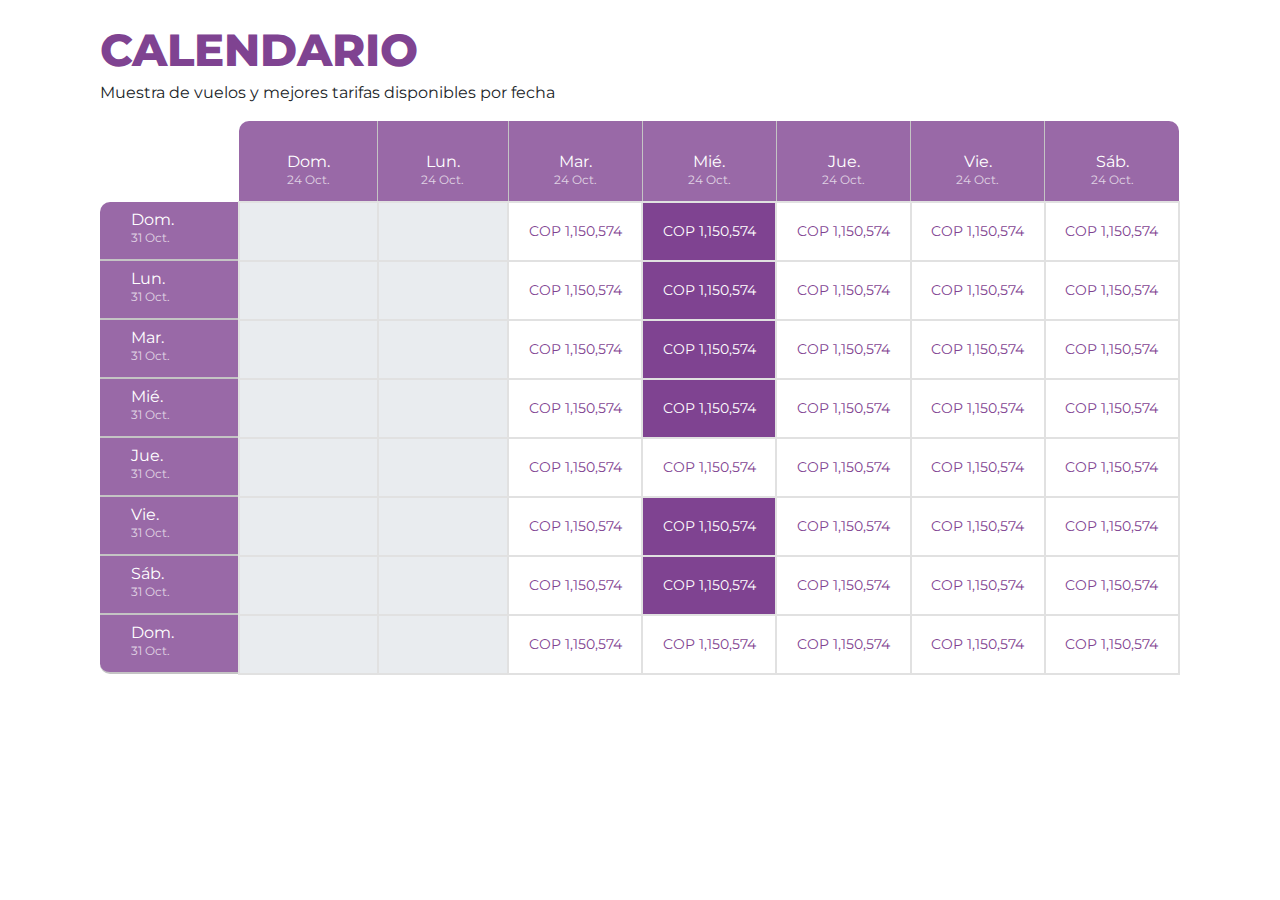
<file: calendario.html>
<!DOCTYPE html>
<html lang="en">
  <head>
    <meta charset="UTF-8" />
    <meta http-equiv="X-UA-Compatible" content="IE=edge" />
    <meta name="viewport" content="width=device-width, initial-scale=1.0" />
    <title>Vuelos</title>
    <link rel="stylesheet" href="css/styles.css" />
    <link rel="stylesheet" href="css/icons.min.css" />
    <script src="js/jquery.min.js"></script>
    <script src="js/bootstrap.min.js"></script>
  </head>
  <body>
    <div class="container row m-auto">
      <div class="col-12">
        <h2 class="title mb-1">Calendario</h2>
        <p class="text-gray">
          Muestra de vuelos y mejores tarifas disponibles por fecha
        </p>
        <div class="mw-100 calendario">
          <table class="calendario__table" id="data-table-calendar">
            <tbody>
              <tr>
                <td class="calendario__header row0 col0 no-bordir">
                  <div class="cal-heading-title">
                    <div class="col-12 d-flex wrap">
                      <button
                        class="btn-circle mr-1"
                        onclick="viewLast()"
                        id="btnResponsiveButtom1"
                      >
                        <i class="mdi mdi-arrow-left-drop-circle"></i>
                      </button>
                      <button
                        class="btn-circle"
                        onclick="viewNext()"
                        id="btnResponsiveButtom2"
                      >
                        <i class="mdi mdi-arrow-right-drop-circle"></i>
                      </button>
                    </div>
                  </div>
                </td>
                <td class="calendario__header row0 col1 row-head visible-ms">
                  <div class="cal-heading-title">IDA</div>
                  <div class="inner-wrap">
                    Dom.
                    <small class="cal-month">24 Oct.</small>
                  </div>
                </td>
                <td class="calendario__header row0 col2 row-head visible-ms">
                  <div class="cal-heading-title">IDA</div>
                  <div class="inner-wrap">
                    Lun.
                    <small class="cal-month">24 Oct.</small>
                  </div>
                </td>
                <td class="calendario__header row0 col3 row-head">
                  <div class="cal-heading-title">IDA</div>
                  <div class="inner-wrap">
                    Mar.
                    <small class="cal-month">24 Oct.</small>
                  </div>
                </td>
                <td class="calendario__header row0 col4 row-head">
                  <div class="cal-heading-title">IDA</div>
                  <div class="inner-wrap">
                    Mié.
                    <small class="cal-month">24 Oct.</small>
                  </div>
                </td>
                <td class="calendario__header row0 col5 row-head">
                  <div class="cal-heading-title">IDA</div>
                  <div class="inner-wrap">
                    Jue.
                    <small class="cal-month">24 Oct.</small>
                  </div>
                </td>
                <td class="calendario__header row0 col6 row-head">
                  <div class="cal-heading-title">IDA</div>
                  <div class="inner-wrap">
                    Vie.
                    <small class="cal-month">24 Oct.</small>
                  </div>
                </td>
                <td class="calendario__header row0 col7 row-head no-bordir">
                  <div class="cal-heading-title">IDA</div>
                  <div class="inner-wrap">
                    Sáb.
                    <small class="cal-month">24 Oct.</small>
                  </div>
                </td>
              </tr>
              <!-- end tr of row -->
              <tr>
                <td
                  scope="row"
                  class="
                    calendario__heading
                    row1
                    col0
                    column-head column-head__start
                  "
                >
                  <div class="cal-heading-title">
                    <p class="mb-0">VUELTA</p>
                  </div>
                  <div class="inner-wrap">
                    Dom.
                    <small class="cal-month">31 Oct.</small>
                  </div>
                </td>
                <td
                  id="calopt1"
                  class="
                    calendario__cell
                    row1
                    col1
                    js-calendario
                    calendario__cell--disable
                  "
                >
                  <span class="option-price"></span>
                </td>
                <td
                  id="calopt2"
                  class="
                    calendario__cell
                    row1
                    col2
                    js-calendario
                    calendario__cell--disable
                  "
                >
                  <span class="option-price"><a href="#"></a></span>
                </td>
                <td
                  id="calopt3"
                  class="calendario__cell row1 col3 js-calendario"
                >
                  <span class="option-price"
                    ><a href="#">COP 1,150,574</a></span
                  >
                </td>
                <td
                  id="calopt4"
                  class="calendario__cell row1 col4 js-calendario selected"
                >
                  <span class="option-price"
                    ><a href="#">COP 1,150,574</a></span
                  >
                </td>
                <td
                  id="calopt5"
                  class="calendario__cell row1 col5 js-calendario"
                >
                  <span class="option-price"
                    ><a href="#">COP 1,150,574</a></span
                  >
                </td>
                <td
                  id="calopt6"
                  class="calendario__cell row1 col6 js-calendario"
                >
                  <span class="option-price"
                    ><a href="#">COP 1,150,574</a></span
                  >
                </td>
                <td
                  id="calopt7"
                  class="calendario__cell row1 col7 js-calendario"
                >
                  <span class="option-price"
                    ><a href="#">COP 1,150,574</a></span
                  >
                </td>
              </tr>
              <!-- end tr of row -->
              <tr>
                <td
                  scope="row"
                  class="calendario__heading row2 col0 column-head"
                >
                  <div class="cal-heading-title">
                    <p class="mb-0">VUELTA</p>
                  </div>
                  <div class="inner-wrap">
                    Lun.
                    <small class="cal-month">31 Oct.</small>
                  </div>
                </td>
                <td
                  id="calopt8"
                  class="
                    calendario__cell
                    row2
                    col1
                    js-calendario
                    calendario__cell--disable
                  "
                >
                  <span class="option-price"></span>
                </td>
                <td
                  id="calopt9"
                  class="
                    calendario__cell
                    row2
                    col2
                    js-calendario
                    calendario__cell--disable
                  "
                >
                  <span class="option-price"><a href="#"></a></span>
                </td>
                <td
                  id="calopt10"
                  class="calendario__cell row2 col3 js-calendario"
                >
                  <span class="option-price"
                    ><a href="#">COP 1,150,574</a></span
                  >
                </td>
                <td
                  id="calopt11"
                  class="calendario__cell row2 col4 js-calendario selected"
                >
                  <span class="option-price"
                    ><a href="#">COP 1,150,574</a></span
                  >
                </td>
                <td
                  id="calopt12"
                  class="calendario__cell row2 col5 js-calendario"
                >
                  <span class="option-price"
                    ><a href="#">COP 1,150,574</a></span
                  >
                </td>
                <td
                  id="calopt13"
                  class="calendario__cell row2 col6 js-calendario"
                >
                  <span class="option-price"
                    ><a href="#">COP 1,150,574</a></span
                  >
                </td>
                <td
                  id="calopt14"
                  class="calendario__cell row2 col7 js-calendario"
                >
                  <span class="option-price"
                    ><a href="#">COP 1,150,574</a></span
                  >
                </td>
              </tr>
              <!-- end tr of row -->
              <tr>
                <td
                  scope="row"
                  class="calendario__heading row3 col0 column-head"
                >
                  <div class="cal-heading-title">
                    <p class="mb-0">VUELTA</p>
                  </div>
                  <div class="inner-wrap">
                    Mar.
                    <small class="cal-month">31 Oct.</small>
                  </div>
                </td>
                <td
                  id="calopt15"
                  class="
                    calendario__cell
                    row3
                    col1
                    js-calendario
                    calendario__cell--disable
                  "
                >
                  <span class="option-price"></span>
                </td>
                <td
                  id="calopt16"
                  class="
                    calendario__cell
                    row3
                    col2
                    js-calendario
                    calendario__cell--disable
                  "
                >
                  <span class="option-price"><a href="#"></a></span>
                </td>
                <td
                  id="calopt17"
                  class="calendario__cell row3 col3 js-calendario"
                >
                  <span class="option-price"
                    ><a href="#">COP 1,150,574</a></span
                  >
                </td>
                <td
                  id="calopt18"
                  class="calendario__cell row3 col4 js-calendario selected"
                >
                  <span class="option-price"
                    ><a href="#">COP 1,150,574</a></span
                  >
                </td>
                <td
                  id="calopt19"
                  class="calendario__cell row3 col5 js-calendario"
                >
                  <span class="option-price"
                    ><a href="#">COP 1,150,574</a></span
                  >
                </td>
                <td
                  id="calopt20"
                  class="calendario__cell row3 col6 js-calendario"
                >
                  <span class="option-price"
                    ><a href="#">COP 1,150,574</a></span
                  >
                </td>
                <td
                  id="calopt21"
                  class="calendario__cell row3 col7 js-calendario"
                >
                  <span class="option-price"
                    ><a href="#">COP 1,150,574</a></span
                  >
                </td>
              </tr>
              <!-- end tr of row -->
              <tr>
                <td
                  scope="row"
                  class="calendario__heading row4 col0 column-head"
                >
                  <div class="cal-heading-title">
                    <p class="mb-0">VUELTA</p>
                  </div>
                  <div class="inner-wrap">
                    Mié.
                    <small class="cal-month">31 Oct.</small>
                  </div>
                </td>
                <td
                  id="calopt22"
                  class="
                    calendario__cell
                    row4
                    col1
                    js-calendario
                    calendario__cell--disable
                  "
                >
                  <span class="option-price"></span>
                </td>
                <td
                  id="calopt23"
                  class="
                    calendario__cell
                    row4
                    col2
                    js-calendario
                    calendario__cell--disable
                  "
                >
                  <span class="option-price"><a href="#"></a></span>
                </td>
                <td
                  id="calopt24"
                  class="calendario__cell row4 col3 js-calendario"
                >
                  <span class="option-price"
                    ><a href="#">COP 1,150,574</a></span
                  >
                </td>
                <td
                  id="calopt25"
                  class="calendario__cell row4 col4 js-calendario selected"
                >
                  <span class="option-price"
                    ><a href="#">COP 1,150,574</a></span
                  >
                </td>
                <td
                  id="calopt26"
                  class="calendario__cell row4 col5 js-calendario"
                >
                  <span class="option-price"
                    ><a href="#">COP 1,150,574</a></span
                  >
                </td>
                <td
                  id="calopt27"
                  class="calendario__cell row4 col6 js-calendario"
                >
                  <span class="option-price"
                    ><a href="#">COP 1,150,574</a></span
                  >
                </td>
                <td
                  id="calopt28"
                  class="calendario__cell row4 col7 js-calendario"
                >
                  <span class="option-price"
                    ><a href="#">COP 1,150,574</a></span
                  >
                </td>
              </tr>
              <!-- end tr of row -->
              <tr>
                <td
                  scope="row"
                  class="calendario__heading row5 col0 column-head"
                >
                  <div class="cal-heading-title">
                    <p class="mb-0">VUELTA</p>
                  </div>
                  <div class="inner-wrap">
                    Jue.
                    <small class="cal-month">31 Oct.</small>
                  </div>
                </td>
                <td
                  id="calopt29"
                  class="
                    calendario__cell
                    row5
                    col1
                    js-calendario
                    calendario__cell--disable
                  "
                >
                  <span class="option-price"></span>
                </td>
                <td
                  id="calopt30"
                  class="
                    calendario__cell
                    row5
                    col2
                    js-calendario
                    calendario__cell--disable
                  "
                >
                  <span class="option-price"><a href="#"></a></span>
                </td>
                <td
                  id="calopt31"
                  class="calendario__cell row5 col3 js-calendario"
                >
                  <span class="option-price"
                    ><a href="#">COP 1,150,574</a></span
                  >
                </td>
                <td
                  id="calopt32"
                  class="calendario__cell row5 col4 js-calendario"
                >
                  <span class="option-price"
                    ><a href="#">COP 1,150,574</a></span
                  >
                </td>
                <td
                  id="calopt33"
                  class="calendario__cell row5 col5 js-calendario"
                >
                  <span class="option-price"
                    ><a href="#">COP 1,150,574</a></span
                  >
                </td>
                <td
                  id="calopt34"
                  class="calendario__cell row5 col6 js-calendario"
                >
                  <span class="option-price"
                    ><a href="#">COP 1,150,574</a></span
                  >
                </td>
                <td
                  id="calopt35"
                  class="calendario__cell row5 col7 js-calendario"
                >
                  <span class="option-price"
                    ><a href="#">COP 1,150,574</a></span
                  >
                </td>
              </tr>
              <!-- end tr of row -->
              <tr>
                <td
                  scope="row"
                  class="calendario__heading row6 col0 column-head"
                >
                  <div class="cal-heading-title">
                    <p class="mb-0">VUELTA</p>
                  </div>
                  <div class="inner-wrap">
                    Vie.
                    <small class="cal-month">31 Oct.</small>
                  </div>
                </td>
                <td
                  id="calopt36"
                  class="
                    calendario__cell
                    row6
                    col1
                    js-calendario
                    calendario__cell--disable
                  "
                >
                  <span class="option-price"></span>
                </td>
                <td
                  id="calopt37"
                  class="
                    calendario__cell
                    row6
                    col2
                    js-calendario
                    calendario__cell--disable
                  "
                >
                  <span class="option-price"><a href="#"></a></span>
                </td>
                <td
                  id="calopt38"
                  class="calendario__cell row6 col3 js-calendario"
                >
                  <span class="option-price"
                    ><a href="#">COP 1,150,574</a></span
                  >
                </td>
                <td
                  id="calopt39"
                  class="calendario__cell row6 col4 js-calendario selected"
                >
                  <span class="option-price"
                    ><a href="#">COP 1,150,574</a></span
                  >
                </td>
                <td
                  id="calopt40"
                  class="calendario__cell row6 col5 js-calendario"
                >
                  <span class="option-price"
                    ><a href="#">COP 1,150,574</a></span
                  >
                </td>
                <td
                  id="calopt41"
                  class="calendario__cell row6 col6 js-calendario"
                >
                  <span class="option-price"
                    ><a href="#">COP 1,150,574</a></span
                  >
                </td>
                <td
                  id="calopt42"
                  class="calendario__cell row6 col7 js-calendario"
                >
                  <span class="option-price"
                    ><a href="#">COP 1,150,574</a></span
                  >
                </td>
              </tr>
              <!-- end tr of row -->
              <tr>
                <td
                  scope="row"
                  class="calendario__heading row7 col0 column-head"
                >
                  <div class="cal-heading-title">
                    <p class="mb-0">VUELTA</p>
                  </div>
                  <div class="inner-wrap">
                    Sáb.
                    <small class="cal-month">31 Oct.</small>
                  </div>
                </td>
                <td
                  id="calopt43"
                  class="
                    calendario__cell
                    row7
                    col1
                    js-calendario
                    calendario__cell--disable
                  "
                >
                  <span class="option-price"></span>
                </td>
                <td
                  id="calopt44"
                  class="
                    calendario__cell
                    row7
                    col2
                    js-calendario
                    calendario__cell--disable
                  "
                >
                  <span class="option-price"><a href="#"></a></span>
                </td>
                <td
                  id="calopt45"
                  class="calendario__cell row7 col3 js-calendario"
                >
                  <span class="option-price"
                    ><a href="#">COP 1,150,574</a></span
                  >
                </td>
                <td
                  id="calopt46"
                  class="calendario__cell row7 col4 js-calendario selected"
                >
                  <span class="option-price"
                    ><a href="#">COP 1,150,574</a></span
                  >
                </td>
                <td
                  id="calopt47"
                  class="calendario__cell row7 col5 js-calendario"
                >
                  <span class="option-price"
                    ><a href="#">COP 1,150,574</a></span
                  >
                </td>
                <td
                  id="calopt48"
                  class="calendario__cell row7 col6 js-calendario"
                >
                  <span class="option-price"
                    ><a href="#">COP 1,150,574</a></span
                  >
                </td>
                <td
                  id="calopt49"
                  class="calendario__cell row7 col7 js-calendario"
                >
                  <span class="option-price"
                    ><a href="#">COP 1,150,574</a></span
                  >
                </td>
              </tr>
              <!-- end tr of row -->
              <tr>
                <td
                  scope="row"
                  class="
                    calendario__heading
                    row8
                    col0
                    column-head column-head__end
                  "
                >
                  <div class="cal-heading-title">
                    <p class="mb-0">VUELTA</p>
                  </div>
                  <div class="inner-wrap">
                    Dom.
                    <small class="cal-month">31 Oct.</small>
                  </div>
                </td>
                <td
                  id="calopt50"
                  class="
                    calendario__cell
                    row8
                    col1
                    js-calendario
                    calendario__cell--disable
                  "
                >
                  <span class="option-price"></span>
                </td>
                <td
                  id="calopt51"
                  class="
                    calendario__cell
                    row8
                    col2
                    js-calendario
                    calendario__cell--disable
                  "
                >
                  <span class="option-price"><a href="#"></a></span>
                </td>
                <td
                  id="calopt52"
                  class="calendario__cell row8 col3 js-calendario"
                >
                  <span class="option-price"
                    ><a href="#">COP 1,150,574</a></span
                  >
                </td>
                <td
                  id="calopt53"
                  class="calendario__cell row8 col4 js-calendario"
                >
                  <span class="option-price"
                    ><a href="#">COP 1,150,574</a></span
                  >
                </td>
                <td
                  id="calopt54"
                  class="calendario__cell row8 col5 js-calendario"
                >
                  <span class="option-price"
                    ><a href="#">COP 1,150,574</a></span
                  >
                </td>
                <td
                  id="calopt55"
                  class="calendario__cell row8 col6 js-calendario"
                >
                  <span class="option-price"
                    ><a href="#">COP 1,150,574</a></span
                  >
                </td>
                <td
                  id="calopt56"
                  class="calendario__cell row8 col7 js-calendario"
                >
                  <span class="option-price"
                    ><a href="#">COP 1,150,574</a></span
                  >
                </td>
              </tr>
              <!-- end tr of row -->
            </tbody>
          </table>
        </div>
      </div>
    </div>
  </body>
  <script src="js/responsive-table.js"></script>
  <script>
    //funcion animation
    var cellTableCalendars = document.querySelectorAll(".js-calendario");
    var TableCalendario = document.querySelector(".calendario__table");
    var elementACells = document.querySelectorAll(
      ".js-calendario option-price"
    );
    var listRow = [
      "row0",
      "row1",
      "row2",
      "row3",
      "row4",
      "row5",
      "row6",
      "row7",
      "row8",
    ];
    var listColumn = [
      "col0",
      "col1",
      "col2",
      "col3",
      "col4",
      "col5",
      "col6",
      "col7",
    ];

    cellTableCalendars.forEach((element) => {
      element.addEventListener("mouseenter", (e) => {
        let valueRowActual = "";
        let valueColumnActual = "";
        //verify the row
        listRow.forEach((row) => {
          e.srcElement.classList.forEach((clase) => {
            if (row == clase) {
              valueRowActual = row;
            }
          });
        });
        //verify the column of event div
        listColumn.forEach((column) => {
          e.srcElement.classList.forEach((clase) => {
            if (column == clase) {
              valueColumnActual = column;
            }
          });
        });
        //print styles
        printStyleInCell(valueRowActual, valueColumnActual);
      });
    });

    TableCalendario.addEventListener("mouseleave", () => {
      clearStyleBefore();
    });
    //function for print styles in cell
    function clearStyleBefore() {
      document.querySelectorAll(".calendario__cell").forEach((element) => {
        element.classList.remove("isActived");
      });
      document.querySelectorAll(".col0").forEach((element) => {
        element.classList.remove("isSelect");
      });
      document.querySelectorAll(".row0").forEach((element) => {
        element.classList.remove("isSelect");
      });
    }

    function printStyleInCell(row, column) {
      clearStyleBefore();
      let valueX = parseInt(row.substr(-1));
      let valueY = parseInt(column.substr(-1));
      console.log(row + "  " + column);
      //action for draw
      for (y = 0; y < valueY; y++) {
        let cellTable = document.getElementsByClassName(`row${valueX} col${y}`);
        cellTable[0].classList.add("isActived");
      }
      //for column validation
      for (x = 0; x < valueX; x++) {
        let cellTable = document.getElementsByClassName(`row${x} col${valueY}`);
        cellTable[0].classList.add("isActived");
      }
      //add styles to head cell
      let headCellCol = document.getElementsByClassName(`row0 col${valueY}`);
      headCellCol[0].classList.add("isSelect");

      let headCellRow = document.getElementsByClassName(`row${valueX} col0`);
      headCellRow[0].classList.add("isSelect");
    }
  </script>
</html>
</file>
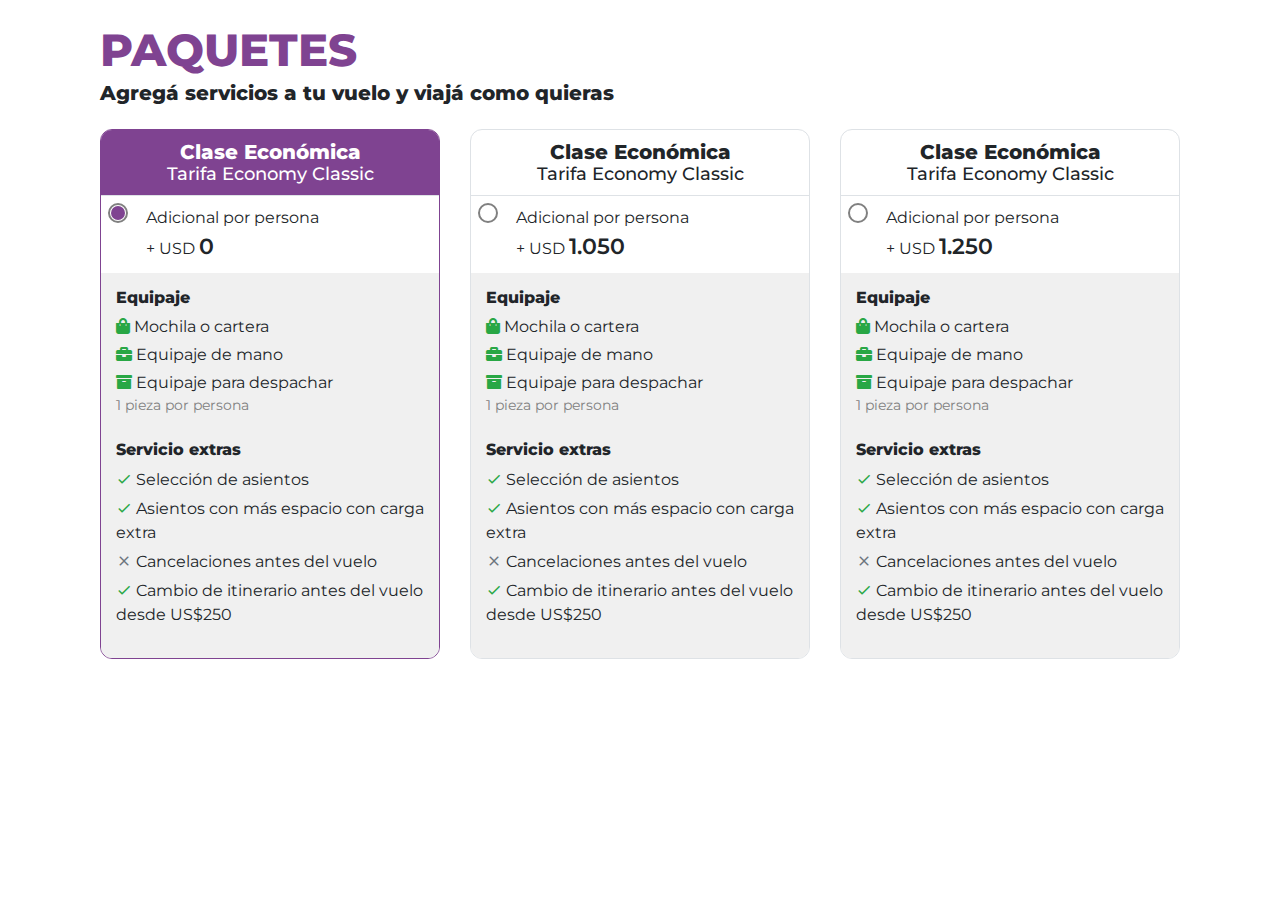
<file: paquetes.html>
<!DOCTYPE html>
<html lang="en">
  <head>
    <meta charset="UTF-8" />
    <meta http-equiv="X-UA-Compatible" content="IE=edge" />
    <meta name="viewport" content="width=device-width, initial-scale=1.0" />
    <title>Vuelos</title>
    <link rel="stylesheet" href="css/styles.css" />
    <link rel="stylesheet" href="css/icons.min.css" />
    <script src="js/jquery.min.js"></script>
    <script src="js/bootstrap.min.js"></script>
  </head>
  <body>
    <div class="container row m-auto">
      <div class="col-12">
        <h2 class="title mb-1">Paquetes</h2>
        <h5 class="strong">Agregá servicios a tu vuelo y viajá como quieras</h5>
      </div>
      <form class="w-100 d-flex wrap mt-3 mb-4">
        <!-- card de paquetes -->
        <div class="col-12 col-md-4">
          <div id="paquete-1" class="card-paquete card card-paquete__selected">
            <div class="card-paquete__header">
              <h5 class="strong text-center">Clase Económica</h5>
              <h5 class="text-center">Tarifa Economy Classic</h5>
            </div>
            <div class="bg-white d-flex wrap">
              <div class="col-1 col-clearfix">
                <input
                  type="radio"
                  name="paquete"
                  id=""
                  checked="true"
                  target="#paquete-1"
                  class="js-event"
                />
              </div>
              <div class="col-11 pl-2 col-clearfix">
                <p class="mb-0">Adicional por persona</p>
                <p class="mb-0">+ USD <span class="price">0</span></p>
              </div>
            </div>
            <div class="card-paquete__details">
              <h6 class="strong">Equipaje</h6>
              <ul class="card-paquete__list">
                <li>
                  <i class="fa fa-shopping-bag text-success"></i> Mochila o
                  cartera
                </li>
                <li>
                  <i class="fa fa-briefcase text-success"></i> Equipaje de mano
                </li>
                <li>
                  <i class="fa fa-archive text-success"></i> Equipaje para
                  despachar
                  <span class="sub-item">1 pieza por persona</span>
                </li>
              </ul>
              <h6 class="strong mt-4">Servicio extras</h6>
              <ul class="card-paquete__list">
                <li>
                  <i class="mdi mdi mdi-check text-success"></i> Selección de
                  asientos
                </li>
                <li>
                  <i class="mdi mdi mdi-check text-success"></i> Asientos con
                  más espacio <span>con carga extra</span>
                </li>
                <li>
                  <i class="mdi mdi mdi-check mdi mdi-close text-muted"></i>
                  Cancelaciones antes del vuelo
                </li>
                <li>
                  <i class="mdi mdi mdi-check text-success"></i> Cambio de
                  itinerario antes del vuelo desde US$250
                </li>
              </ul>
            </div>
          </div>
        </div>
        <!-- card de paquetes -->
        <div class="col-12 col-md-4">
          <div id="paquete-2" class="card-paquete card">
            <div class="card-paquete__header">
              <h5 class="strong text-center">Clase Económica</h5>
              <h5 class="text-center">Tarifa Economy Classic</h5>
            </div>
            <div class="bg-white d-flex wrap">
              <div class="col-1 col-clearfix">
                <input
                  type="radio"
                  name="paquete"
                  target="#paquete-2"
                  class="js-event"
                />
              </div>
              <div class="col-11 pl-2 col-clearfix">
                <p class="mb-0">Adicional por persona</p>
                <p class="mb-0">+ USD <span class="price">1.050</span></p>
              </div>
            </div>
            <div class="card-paquete__details">
              <h6 class="strong">Equipaje</h6>
              <ul class="card-paquete__list">
                <li>
                  <i class="fa fa-shopping-bag text-success"></i> Mochila o
                  cartera
                </li>
                <li>
                  <i class="fa fa-briefcase text-success"></i> Equipaje de mano
                </li>
                <li>
                  <i class="fa fa-archive text-success"></i> Equipaje para
                  despachar
                  <span class="sub-item">1 pieza por persona</span>
                </li>
              </ul>
              <h6 class="strong mt-4">Servicio extras</h6>
              <ul class="card-paquete__list">
                <li>
                  <i class="mdi mdi mdi-check text-success"></i> Selección de
                  asientos
                </li>
                <li>
                  <i class="mdi mdi mdi-check text-success"></i> Asientos con
                  más espacio <span>con carga extra</span>
                </li>
                <li>
                  <i class="mdi mdi mdi-check mdi mdi-close text-muted"></i>
                  Cancelaciones antes del vuelo
                </li>
                <li>
                  <i class="mdi mdi mdi-check text-success"></i> Cambio de
                  itinerario antes del vuelo desde US$250
                </li>
              </ul>
            </div>
          </div>
        </div>
        <!-- card de paquetes -->
        <div class="col-12 col-md-4">
          <div id="paquete-3" class="card-paquete card">
            <div class="card-paquete__header">
              <h5 class="strong text-center">Clase Económica</h5>
              <h5 class="text-center">Tarifa Economy Classic</h5>
            </div>
            <div class="bg-white d-flex wrap">
              <div class="col-1 col-clearfix">
                <input
                  type="radio"
                  name="paquete"
                  target="#paquete-3"
                  class="js-event"
                />
              </div>
              <div class="col-11 pl-2 col-clearfix">
                <p class="mb-0">Adicional por persona</p>
                <p class="mb-0">+ USD <span class="price">1.250</span></p>
              </div>
            </div>
            <div class="card-paquete__details">
              <h6 class="strong">Equipaje</h6>
              <ul class="card-paquete__list">
                <li>
                  <i class="fa fa-shopping-bag text-success"></i> Mochila o
                  cartera
                </li>
                <li>
                  <i class="fa fa-briefcase text-success"></i> Equipaje de mano
                </li>
                <li>
                  <i class="fa fa-archive text-success"></i> Equipaje para
                  despachar
                  <span class="sub-item">1 pieza por persona</span>
                </li>
              </ul>
              <h6 class="strong mt-4">Servicio extras</h6>
              <ul class="card-paquete__list">
                <li>
                  <i class="mdi mdi mdi-check text-success"></i> Selección de
                  asientos
                </li>
                <li>
                  <i class="mdi mdi mdi-check text-success"></i> Asientos con
                  más espacio <span>con carga extra</span>
                </li>
                <li>
                  <i class="mdi mdi mdi-check mdi mdi-close text-muted"></i>
                  Cancelaciones antes del vuelo
                </li>
                <li>
                  <i class="mdi mdi mdi-check text-success"></i> Cambio de
                  itinerario antes del vuelo desde US$250
                </li>
              </ul>
            </div>
          </div>
        </div>
      </form>
    </div>
  </body>
  <script>
    var radiosInputs = document.querySelectorAll(".js-event");

    radiosInputs.forEach((element) => {
      element.addEventListener("click", (e) => {
        console.log(e);
        var addClass = e.srcElement.getAttribute("target");
        drawStyleTopackage(addClass);
      });
    });

    function drawStyleTopackage(target) {
      document.querySelectorAll(".card-paquete").forEach((element) => {
        element.classList.remove("card-paquete__selected");
      });
      document.querySelector(target).classList.add("card-paquete__selected");
    }
  </script>
</html>
</file>
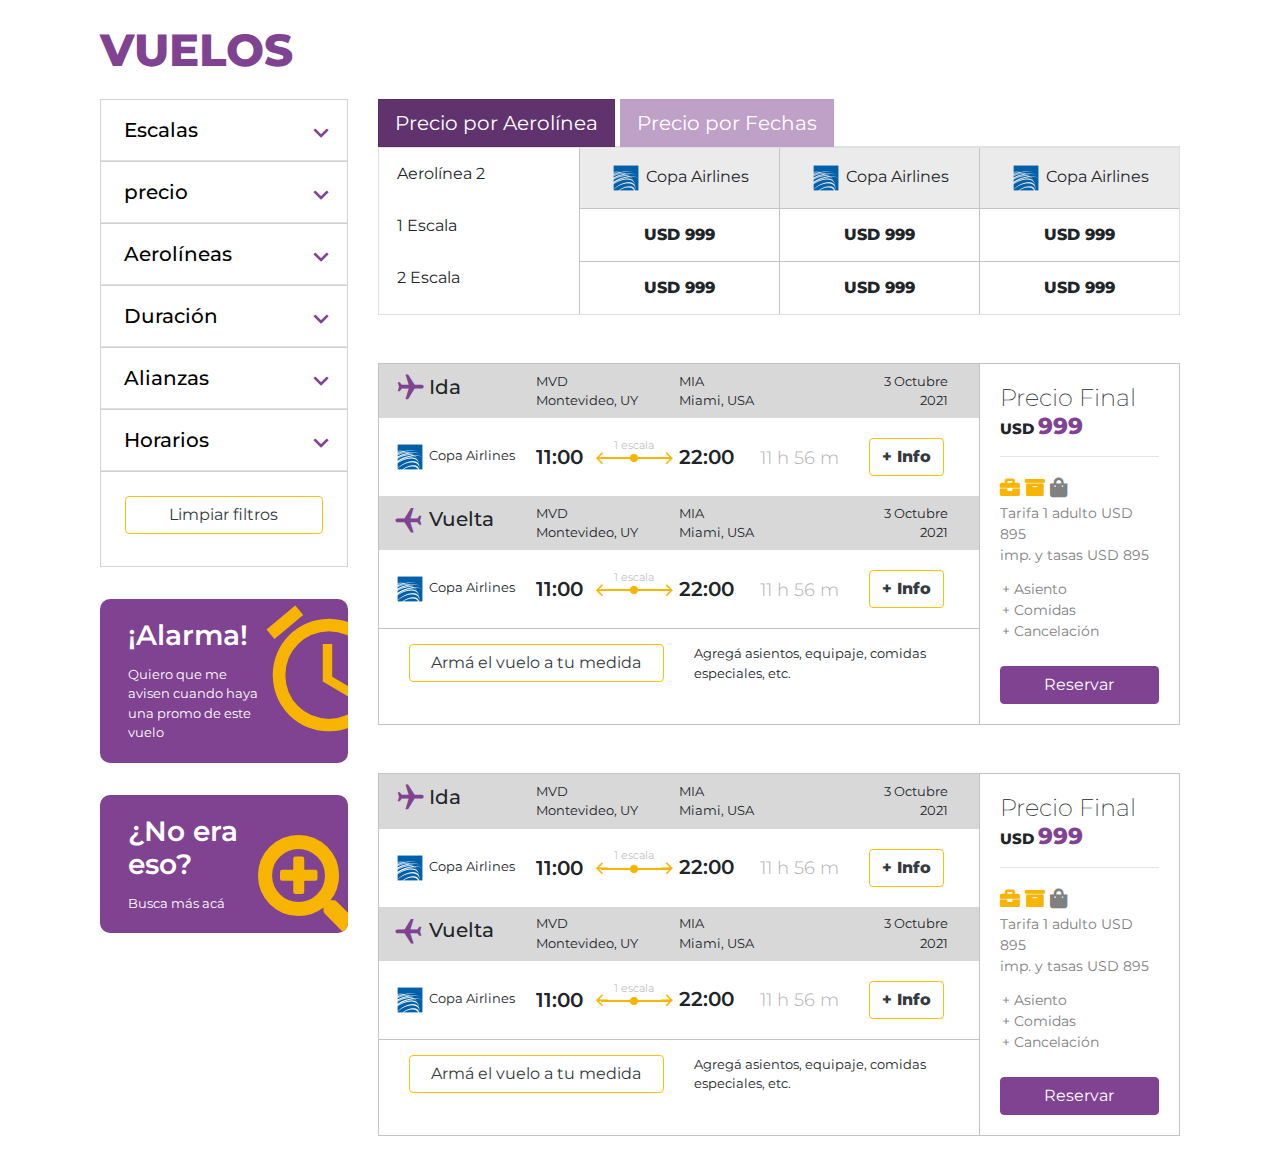
<file: vuelos.html>
<!DOCTYPE html>
<html lang="en">
  <head>
    <meta charset="UTF-8" />
    <meta http-equiv="X-UA-Compatible" content="IE=edge" />
    <meta name="viewport" content="width=device-width, initial-scale=1.0" />
    <title>Vuelos</title>
    <link rel="stylesheet" href="css/styles.css" />
    <link rel="stylesheet" href="css/icons.min.css" />
    <script src="js/jquery.min.js"></script>
    <script src="js/bootstrap.min.js"></script>
  </head>
  <body>
    <div class="container row m-auto">
      <div class="col-12">
        <h2 class="title h2">Vuelos</h2>
      </div>
      <div class="col-12 col-md-12 col-lg-3">
        <!-- accordion menu -->
        <div class="menu-accordion">
          <div id="accordion">
            <div class="card">
              <div class="card-header" id="headingOne">
                <h5 class="mb-0">
                  <button
                    class="btn btn-link"
                    data-toggle="collapse"
                    data-target="#collapseOne"
                    aria-expanded="true"
                    aria-controls="collapseOne"
                  >
                    Escalas
                    <div class="icon-suspendido">
                      <i class="mdi mdi-chevron-down"></i>
                    </div>
                  </button>
                </h5>
              </div>

              <div
                id="collapseOne"
                class="collapse"
                aria-labelledby="headingOne"
                data-parent="#accordion"
              >
                <div class="card-body">Anim pariatur cliche</div>
              </div>
            </div>
            <div class="card">
              <div class="card-header" id="headingOne">
                <h5 class="mb-0">
                  <button
                    class="btn btn-link"
                    data-toggle="collapse"
                    data-target="#precio"
                    aria-expanded="true"
                    aria-controls="precio"
                  >
                    precio
                    <div class="icon-suspendido">
                      <i class="mdi mdi-chevron-down"></i>
                    </div>
                  </button>
                </h5>
              </div>

              <div
                id="precio"
                class="collapse"
                aria-labelledby="headingOne"
                data-parent="#accordion"
              >
                <div class="card-body">Anim pariatur cliche</div>
              </div>
            </div>
            <div class="card">
              <div class="card-header" id="headingOne">
                <h5 class="mb-0">
                  <button
                    class="btn btn-link"
                    data-toggle="collapse"
                    data-target="#aerolineas"
                    aria-expanded="true"
                    aria-controls="aerolineas"
                  >
                    Aerolíneas
                    <div class="icon-suspendido">
                      <i class="mdi mdi-chevron-down"></i>
                    </div>
                  </button>
                </h5>
              </div>

              <div
                id="aerolineas"
                class="collapse"
                aria-labelledby="headingOne"
                data-parent="#accordion"
              >
                <div class="card-body">Anim pariatur cliche</div>
              </div>
            </div>
            <div class="card">
              <div class="card-header" id="headingOne">
                <h5 class="mb-0">
                  <button
                    class="btn btn-link"
                    data-toggle="collapse"
                    data-target="#duracion"
                    aria-expanded="true"
                    aria-controls="duracion"
                  >
                    Duración
                    <div class="icon-suspendido">
                      <i class="mdi mdi-chevron-down"></i>
                    </div>
                  </button>
                </h5>
              </div>

              <div
                id="duracion"
                class="collapse"
                aria-labelledby="headingOne"
                data-parent="#accordion"
              >
                <div class="card-body">Anim pariatur cliche</div>
              </div>
            </div>
            <div class="card">
              <div class="card-header" id="headingOne">
                <h5 class="mb-0">
                  <button
                    class="btn btn-link"
                    data-toggle="collapse"
                    data-target="#alianzas"
                    aria-expanded="true"
                    aria-controls="alianzas"
                  >
                    Alianzas
                    <div class="icon-suspendido">
                      <i class="mdi mdi-chevron-down"></i>
                    </div>
                  </button>
                </h5>
              </div>

              <div
                id="alianzas"
                class="collapse"
                aria-labelledby="headingOne"
                data-parent="#accordion"
              >
                <div class="card-body">Anim pariatur cliche</div>
              </div>
            </div>
            <div class="card">
              <div class="card-header" id="headingOne">
                <h5 class="mb-0">
                  <button
                    class="btn btn-link"
                    data-toggle="collapse"
                    data-target="#Horarios"
                    aria-expanded="true"
                    aria-controls="Horarios"
                  >
                    Horarios
                    <div class="icon-suspendido">
                      <i class="mdi mdi-chevron-down"></i>
                    </div>
                  </button>
                </h5>
              </div>

              <div
                id="Horarios"
                class="collapse"
                aria-labelledby="headingOne"
                data-parent="#accordion"
              >
                <div class="card-body">Anim pariatur cliche</div>
              </div>
            </div>
            <div class="mw-100 p-4">
              <a href="#" class="btn btn-outline-warning text-dark btn-block h5"
                >Limpiar filtros</a
              >
            </div>
          </div>
        </div>
        <div class="card-btn bg-primary">
          <a href="#">
            <div class="d-flex wrap">
              <div class="col-9">
                <h3 class="text-white">¡Alarma!</h3>
                <p class="mb-0 text-white">
                  Quiero que me avisen cuando haya una promo de este vuelo
                </p>
              </div>
              <div class="col-3">
                <div class="icon-big">
                  <i class="mdi mdi-alarm"></i>
                </div>
              </div>
            </div>
          </a>
        </div>

        <div class="card-btn bg-primary">
          <a href="#">
            <div class="d-flex wrap">
              <div class="col-9">
                <h3 class="text-white">¿No era eso?</h3>
                <p class="mb-0 text-white">Busca más acá</p>
              </div>
              <div class="col-3">
                <div class="icon-search">
                  <i class="fa fa-search-plus"></i>
                </div>
              </div>
            </div>
          </a>
        </div>
      </div>
      <div class="col-12 col-md-12 col-lg-9">
        <!-- precios por areolinea -->
        <nav>
          <div class="nav nav-tabs tags" id="nav-tab" role="tablist">
            <a
              class="nav-link active tags__child btn btn-primary"
              id="nav-home-tab"
              data-toggle="tab"
              href="#nav-home"
              role="tab"
              aria-controls="nav-home"
              aria-selected="true"
              >Precio por Aerolínea</a
            >
            <a
              class="nav-link tags__child btn btn-primary"
              id="nav-profile-tab"
              data-toggle="tab"
              href="#nav-profile"
              role="tab"
              aria-controls="nav-profile"
              aria-selected="false"
              >Precio por Fechas</a
            >
          </div>
        </nav>

        <div class="box-precio">
          <!-- div global -->
          <div class="mw-100" id="myTabContent">
            <!-- tab 1 -->
            <div
              class="collapse fade show active table-price"
              id="nav-home"
              role="tabpanel"
              aria-labelledby="nav-home-tab"
            >
              <div class="card">
                <div class="table-price__column col-12 col-md-3 col-clearfix">
                  <div class="table-price__item">
                    <p class="mb-0">Aerolínea 2</p>
                  </div>
                  <div class="table-price__item">
                    <p class="mb-0">1 Escala</p>
                  </div>
                  <div class="table-price__item">
                    <p class="mb-0">2 Escala</p>
                  </div>
                </div>
                <div
                  class="
                    table-price__column
                    col-12 col-md-3 col-clearfix
                    column--border
                  "
                >
                  <div class="table-price__item">
                    <p class="mb-0">
                      <img
                        src="img/copa-airline.png"
                        alt=""
                        class="img-airline"
                      />
                      Copa Airlines
                    </p>
                  </div>
                  <div class="table-price__item">
                    <p class="mb-0 strong">
                      USD 999 <span class="movil-type">1 Escala</span>
                    </p>
                  </div>
                  <div class="table-price__item">
                    <p class="mb-0 strong">
                      USD 999 <span class="movil-type">2 Escala</span>
                    </p>
                  </div>
                </div>
                <div
                  class="
                    table-price__column
                    col-12 col-md-3 col-clearfix
                    column--border
                  "
                >
                  <div class="table-price__item">
                    <p class="mb-0">
                      <img
                        src="img/copa-airline.png"
                        alt=""
                        class="img-airline"
                      />
                      Copa Airlines
                    </p>
                  </div>
                  <div class="table-price__item">
                    <p class="mb-0 strong">
                      USD 999 <span class="movil-type">1 Escala</span>
                    </p>
                  </div>
                  <div class="table-price__item">
                    <p class="mb-0 strong">
                      USD 999 <span class="movil-type">2 Escala</span>
                    </p>
                  </div>
                </div>
                <div
                  class="
                    table-price__column
                    col-12 col-md-3 col-clearfix
                    column--border
                  "
                >
                  <div class="table-price__item">
                    <p class="mb-0">
                      <img
                        src="img/copa-airline.png"
                        alt=""
                        class="img-airline"
                      />
                      Copa Airlines
                    </p>
                  </div>
                  <div class="table-price__item">
                    <p class="mb-0 strong">
                      USD 999 <span class="movil-type">1 Escala</span>
                    </p>
                  </div>
                  <div class="table-price__item">
                    <p class="mb-0 strong">
                      USD 999 <span class="movil-type">2 Escala</span>
                    </p>
                  </div>
                </div>
              </div>
            </div>
            <!-- tabs 2 -->
            <div
              class="collapse table-price fade"
              id="nav-profile"
              role="tabpanel"
              aria-labelledby="nav-profile-tab"
            >
              <div class="card">
                <div class="table-price__column col-12 col-md-3 col-clearfix">
                  <div class="table-price__item">
                    <p class="mb-0">Aerolínea 1</p>
                  </div>
                  <div class="table-price__item">
                    <p class="mb-0">1 Escala</p>
                  </div>
                  <div class="table-price__item">
                    <p class="mb-0">2 Escala</p>
                  </div>
                </div>
                <div
                  class="
                    table-price__column
                    col-12 col-md-3 col-clearfix
                    column--border
                  "
                >
                  <div class="table-price__item">
                    <p class="mb-0">
                      <img
                        src="img/copa-airline.png"
                        alt=""
                        class="img-airline"
                      />
                      Copa Airlines
                    </p>
                  </div>
                  <div class="table-price__item">
                    <p class="mb-0 strong">
                      USD 999 <span class="movil-type">1 Escala</span>
                    </p>
                  </div>
                  <div class="table-price__item">
                    <p class="mb-0 strong">
                      USD 999 <span class="movil-type">2 Escala</span>
                    </p>
                  </div>
                </div>
                <div
                  class="
                    table-price__column
                    col-12 col-md-3 col-clearfix
                    column--border
                  "
                >
                  <div class="table-price__item">
                    <p class="mb-0">
                      <img
                        src="img/copa-airline.png"
                        alt=""
                        class="img-airline"
                      />
                      Copa Airlines
                    </p>
                  </div>
                  <div class="table-price__item">
                    <p class="mb-0 strong">
                      USD 999 <span class="movil-type">1 Escala</span>
                    </p>
                  </div>
                  <div class="table-price__item">
                    <p class="mb-0 strong">
                      USD 999 <span class="movil-type">2 Escala</span>
                    </p>
                  </div>
                </div>
                <div
                  class="
                    table-price__column
                    col-12 col-md-3 col-clearfix
                    column--border
                  "
                >
                  <div class="table-price__item">
                    <p class="mb-0">
                      <img
                        src="img/copa-airline.png"
                        alt=""
                        class="img-airline"
                      />
                      Copa Airlines
                    </p>
                  </div>
                  <div class="table-price__item">
                    <p class="mb-0 strong">
                      USD 999 <span class="movil-type">1 Escala</span>
                    </p>
                  </div>
                  <div class="table-price__item">
                    <p class="mb-0 strong">
                      USD 999 <span class="movil-type">2 Escala</span>
                    </p>
                  </div>
                </div>
              </div>
            </div>
          </div>
        </div>
        <!-- box card details airline -->
        <div class="card package-details">
          <div class="col-12 col-md-9 column-left col-clearfix">
            <div class="package-details__box mw-100">
              <div class="box-1">
                <!-- row -->
                <div class="package-details__header package-details__row">
                  <div
                    class="package-details__item col-12 col-md-3 col-clearfix"
                  >
                    <h5 class="d-flex align-items-center">
                      <span class="rotate-right airplane-icon text-primary mr-1"
                        ><i class="mdi mdi mdi-airplane"></i>
                      </span>
                      Ida
                    </h5>
                  </div>
                  <div
                    class="package-details__item col-12 col-md-3 col-clearfix"
                  >
                    <p class="mb-0">
                      MVD <br />
                      Montevideo, UY
                    </p>
                  </div>
                  <div
                    class="package-details__item col-12 col-md-4 col-clearfix"
                  >
                    <p class="mb-0">
                      MIA <br />
                      Miami, USA
                    </p>
                  </div>
                  <div
                    class="package-details__item col-12 col-md-2 col-clearfix"
                  >
                    <p class="mb-0 text-right mr-3">3 Octubre <br />2021</p>
                  </div>
                </div>
                <div class="package-details__row">
                  <div
                    class="package-details__item col-12 col-md-3 col-clearfix"
                  >
                    <p class="mb-0 text-13">
                      <img
                        src="img/copa-airline.png"
                        alt=""
                        class="img-airline"
                      />
                      Copa Airlines
                    </p>
                  </div>
                  <div
                    class="package-details__item col-12 col-md-3 col-clearfix"
                  >
                    <h6 class="mb-0">
                      11:00
                      <span class="from">
                        <div class="line">
                          <i class="mdi mdi-arrow-left"></i>
                          <div class="text-esca">
                            <p class="mb-0">1 escala</p>
                            <div class="circle"></div>
                          </div>
                          <i class="mdi mdi-arrow-right"></i>
                        </div>
                      </span>
                    </h6>
                  </div>
                  <div
                    class="package-details__item col-12 col-md-4 col-clearfix"
                  >
                    <h6 class="mb-0">
                      22:00 <span class="hours">11 h 56 m</span>
                    </h6>
                  </div>
                  <div
                    class="package-details__item col-12 col-md-2 col-clearfix"
                  >
                    <a
                      href="#detail-fly-intermedie"
                      data-toggle="modal"
                      data-target="#detail-fly-intermedie"
                      class="btn btn-outline-warning text-dark strong"
                      >+ Info</a
                    >
                  </div>
                </div>
              </div>
              <!-- second box content -->
              <div class="box-1">
                <!-- row -->
                <div class="package-details__header package-details__row">
                  <div
                    class="package-details__item col-12 col-md-3 col-clearfix"
                  >
                    <h5 class="d-flex align-items-center">
                      <span class="rotate-left airplane-icon text-primary mr-1"
                        ><i class="mdi mdi mdi-airplane"></i>
                      </span>
                      Vuelta
                    </h5>
                  </div>
                  <div
                    class="package-details__item col-12 col-md-3 col-clearfix"
                  >
                    <p class="mb-0">
                      MVD <br />
                      Montevideo, UY
                    </p>
                  </div>
                  <div
                    class="package-details__item col-12 col-md-4 col-clearfix"
                  >
                    <p class="mb-0">
                      MIA <br />
                      Miami, USA
                    </p>
                  </div>
                  <div
                    class="package-details__item col-12 col-md-2 col-clearfix"
                  >
                    <p class="mb-0 text-right mr-3">3 Octubre <br />2021</p>
                  </div>
                </div>
                <div class="package-details__row">
                  <div
                    class="package-details__item col-12 col-md-3 col-clearfix"
                  >
                    <p class="mb-0 text-13">
                      <img
                        src="img/copa-airline.png"
                        alt=""
                        class="img-airline"
                      />
                      Copa Airlines
                    </p>
                  </div>
                  <div
                    class="package-details__item col-12 col-md-3 col-clearfix"
                  >
                    <h6 class="mb-0">
                      11:00
                      <span class="from">
                        <div class="line">
                          <i class="mdi mdi-arrow-left"></i>
                          <div class="text-esca">
                            <p class="mb-0">1 escala</p>
                            <div class="circle"></div>
                          </div>
                          <i class="mdi mdi-arrow-right"></i>
                        </div>
                      </span>
                    </h6>
                  </div>
                  <div
                    class="package-details__item col-12 col-md-4 col-clearfix"
                  >
                    <h6 class="mb-0">
                      22:00 <span class="hours">11 h 56 m</span>
                    </h6>
                  </div>
                  <div
                    class="package-details__item col-12 col-md-2 col-clearfix"
                  >
                    <a
                      href="#detail-fly-intermedie"
                      data-toggle="modal"
                      data-target="#detail-fly-intermedie"
                      class="btn btn-outline-warning text-dark strong"
                      >+ Info</a
                    >
                  </div>
                </div>
              </div>
              <!-- box end -->
              <div class="box-1 line-top">
                <div class="mw-100 d-flex wrap">
                  <div class="col-12 col-md-6">
                    <a
                      href="#"
                      class="btn btn-outline-warning text-dark btn-block"
                      >Armá el vuelo a tu medida</a
                    >
                  </div>
                  <div class="col-12 col-md-6">
                    <p
                      class="mb-0 text-gray text-13 text-md-left text-sm-center"
                    >
                      Agregá asientos, equipaje, comidas especiales, etc.
                    </p>
                  </div>
                </div>
              </div>
            </div>
          </div>
          <!-- column right -->
          <div class="col-12 col-md-3 column-right">
            <h4>Precio Final</h4>
            <h5>USD <span class="price-text">999</span></h5>
            <hr />
            <div class="icons-bag">
              <i class="fa fa-briefcase selected"></i>
              <i class="fa fa-archive selected"></i>
              <i class="fa fa-shopping-bag"></i>
            </div>
            <p class="text-gray mb-0">Tarifa 1 adulto USD 895</p>
            <p class="text-gray mb-0">imp. y tasas USD 895</p>
            <ul>
              <li>Asiento</li>
              <li>Comidas</li>
              <li>Cancelación</li>
            </ul>
            <div class="col-12 col-clearfix mt-4">
              <a href="#" class="btn btn-primary btn-block">Reservar</a>
            </div>
          </div>
        </div>

        <div class="card package-details">
          <div class="col-12 col-md-9 column-left col-clearfix">
            <div class="package-details__box mw-100">
              <div class="box-1">
                <!-- row -->
                <div class="package-details__header package-details__row">
                  <div
                    class="package-details__item col-12 col-md-3 col-clearfix"
                  >
                    <h5 class="d-flex align-items-center">
                      <span class="rotate-right airplane-icon text-primary mr-1"
                        ><i class="mdi mdi mdi-airplane"></i>
                      </span>
                      Ida
                    </h5>
                  </div>
                  <div
                    class="package-details__item col-12 col-md-3 col-clearfix"
                  >
                    <p class="mb-0">
                      MVD <br />
                      Montevideo, UY
                    </p>
                  </div>
                  <div
                    class="package-details__item col-12 col-md-4 col-clearfix"
                  >
                    <p class="mb-0">
                      MIA <br />
                      Miami, USA
                    </p>
                  </div>
                  <div
                    class="package-details__item col-12 col-md-2 col-clearfix"
                  >
                    <p class="mb-0 text-right mr-3">3 Octubre <br />2021</p>
                  </div>
                </div>
                <div class="package-details__row">
                  <div
                    class="package-details__item col-12 col-md-3 col-clearfix"
                  >
                    <p class="mb-0 text-13">
                      <img
                        src="img/copa-airline.png"
                        alt=""
                        class="img-airline"
                      />
                      Copa Airlines
                    </p>
                  </div>
                  <div
                    class="package-details__item col-12 col-md-3 col-clearfix"
                  >
                    <h6 class="mb-0">
                      11:00
                      <span class="from">
                        <div class="line">
                          <i class="mdi mdi-arrow-left"></i>
                          <div class="text-esca">
                            <p class="mb-0">1 escala</p>
                            <div class="circle"></div>
                          </div>
                          <i class="mdi mdi-arrow-right"></i>
                        </div>
                      </span>
                    </h6>
                  </div>
                  <div
                    class="package-details__item col-12 col-md-4 col-clearfix"
                  >
                    <h6 class="mb-0">
                      22:00 <span class="hours">11 h 56 m</span>
                    </h6>
                  </div>
                  <div
                    class="package-details__item col-12 col-md-2 col-clearfix"
                  >
                    <a
                      href="#detail-fly-intermedie"
                      data-toggle="modal"
                      data-target="#detail-fly-intermedie"
                      class="btn btn-outline-warning text-dark strong"
                      >+ Info</a
                    >
                  </div>
                </div>
              </div>
              <!-- second box content -->
              <div class="box-1">
                <!-- row -->
                <div class="package-details__header package-details__row">
                  <div
                    class="package-details__item col-12 col-md-3 col-clearfix"
                  >
                    <h5 class="d-flex align-items-center">
                      <span class="rotate-left airplane-icon text-primary mr-1"
                        ><i class="mdi mdi mdi-airplane"></i>
                      </span>
                      Vuelta
                    </h5>
                  </div>
                  <div
                    class="package-details__item col-12 col-md-3 col-clearfix"
                  >
                    <p class="mb-0">
                      MVD <br />
                      Montevideo, UY
                    </p>
                  </div>
                  <div
                    class="package-details__item col-12 col-md-4 col-clearfix"
                  >
                    <p class="mb-0">
                      MIA <br />
                      Miami, USA
                    </p>
                  </div>
                  <div
                    class="package-details__item col-12 col-md-2 col-clearfix"
                  >
                    <p class="mb-0 text-right mr-3">3 Octubre <br />2021</p>
                  </div>
                </div>
                <div class="package-details__row">
                  <div
                    class="package-details__item col-12 col-md-3 col-clearfix"
                  >
                    <p class="mb-0 text-13">
                      <img
                        src="img/copa-airline.png"
                        alt=""
                        class="img-airline"
                      />
                      Copa Airlines
                    </p>
                  </div>
                  <div
                    class="package-details__item col-12 col-md-3 col-clearfix"
                  >
                    <h6 class="mb-0">
                      11:00
                      <span class="from">
                        <div class="line">
                          <i class="mdi mdi-arrow-left"></i>
                          <div class="text-esca">
                            <p class="mb-0">1 escala</p>
                            <div class="circle"></div>
                          </div>
                          <i class="mdi mdi-arrow-right"></i>
                        </div>
                      </span>
                    </h6>
                  </div>
                  <div
                    class="package-details__item col-12 col-md-4 col-clearfix"
                  >
                    <h6 class="mb-0">
                      22:00 <span class="hours">11 h 56 m</span>
                    </h6>
                  </div>
                  <div
                    class="package-details__item col-12 col-md-2 col-clearfix"
                  >
                    <a
                      href="#detail-fly-intermedie"
                      data-toggle="modal"
                      data-target="#detail-fly-intermedie"
                      class="btn btn-outline-warning text-dark strong"
                      >+ Info</a
                    >
                  </div>
                </div>
              </div>
              <!-- box end -->
              <div class="box-1 line-top">
                <div class="mw-100 d-flex wrap">
                  <div class="col-12 col-md-6">
                    <a
                      href="#"
                      class="btn btn-outline-warning text-dark btn-block"
                      >Armá el vuelo a tu medida</a
                    >
                  </div>
                  <div class="col-12 col-md-6">
                    <p
                      class="mb-0 text-gray text-13 text-md-left text-sm-center"
                    >
                      Agregá asientos, equipaje, comidas especiales, etc.
                    </p>
                  </div>
                </div>
              </div>
            </div>
          </div>
          <!-- column right -->
          <div class="col-12 col-md-3 column-right">
            <h4>Precio Final</h4>
            <h5>USD <span class="price-text">999</span></h5>
            <hr />
            <div class="icons-bag">
              <i class="fa fa-briefcase selected"></i>
              <i class="fa fa-archive selected"></i>
              <i class="fa fa-shopping-bag"></i>
            </div>
            <p class="text-gray mb-0">Tarifa 1 adulto USD 895</p>
            <p class="text-gray mb-0">imp. y tasas USD 895</p>
            <ul>
              <li>Asiento</li>
              <li>Comidas</li>
              <li>Cancelación</li>
            </ul>
            <div class="col-12 col-clearfix mt-4">
              <a href="#" class="btn btn-primary btn-block">Reservar</a>
            </div>
          </div>
        </div>
      </div>
    </div>
    <!-- Modal -->
    <div
      class="modal fade"
      id="detail-fly-intermedie"
      tabindex="-1"
      role="dialog"
      aria-labelledby="exampleModalLabel"
      aria-hidden="true"
    >
      <div class="modal-dialog modal-lg modal-ct" role="document">
        <div class="modal-content">
          <div class="modal-header">
            <button
              type="button"
              class="close"
              data-dismiss="modal"
              aria-label="Close"
            >
              <span aria-hidden="true">&times;</span>
            </button>
          </div>
          <div class="modal-body">
            <div class="card package-details mt-0">
              <div class="col-12 col-md-12 m-auto column-left col-clearfix">
                <div class="package-details__box mw-100">
                  <div class="box-1">
                    <!-- row -->
                    <div class="package-details__header package-details__row">
                      <div
                        class="
                          package-details__item
                          col-12 col-md-3 col-clearfix
                        "
                      >
                        <h5 class="d-flex align-items-center">
                          <span
                            class="rotate-right airplane-icon text-primary mr-1"
                            ><i class="mdi mdi mdi-airplane"></i>
                          </span>
                          Ida
                        </h5>
                      </div>
                      <div
                        class="
                          package-details__item
                          col-12 col-md-3 col-clearfix
                        "
                      >
                        <p class="mb-0">
                          MVD <br />
                          Montevideo, UY
                        </p>
                      </div>
                      <div
                        class="
                          package-details__item
                          col-12 col-md-4 col-clearfix
                        "
                      >
                        <p class="mb-0">
                          MIA <br />
                          Miami, USA
                        </p>
                      </div>
                      <div
                        class="
                          package-details__item
                          col-12 col-md-2 col-clearfix
                        "
                      >
                        <p class="mb-0 text-right mr-3">3 Octubre <br />2021</p>
                      </div>
                    </div>
                    <div class="package-details__row">
                      <div
                        class="
                          package-details__item
                          col-12 col-md-3 col-clearfix
                        "
                      >
                        <p class="mb-0 text-13">
                          <img
                            src="img/copa-airline.png"
                            alt=""
                            class="img-airline"
                          />
                          Copa Airlines
                        </p>
                      </div>
                      <div
                        class="
                          package-details__item
                          col-12 col-md-3 col-clearfix
                        "
                      >
                        <h6 class="mb-0">
                          11:00
                          <span class="from">
                            <div class="line">
                              <i class="mdi mdi-arrow-left"></i>
                              <div class="text-esca">
                                <p class="mb-0">1 escala</p>
                                <div class="circle"></div>
                              </div>
                              <i class="mdi mdi-arrow-right"></i>
                            </div>
                          </span>
                        </h6>
                      </div>
                      <div
                        class="
                          package-details__item
                          col-12 col-md-4 col-clearfix
                        "
                      >
                        <h6 class="mb-0">
                          22:00 <span class="hours">11 h 56 m</span>
                        </h6>
                      </div>
                      <div
                        class="
                          package-details__item
                          col-12 col-md-2 col-clearfix
                        "
                      >
                        <a
                          href="#detail-fly-intermedie"
                          data-toggle="modal"
                          data-target="#detail-fly-intermedie"
                          class="btn btn-outline-warning text-dark strong"
                          >+ Info</a
                        >
                      </div>
                    </div>
                  </div>
                  <!-- second box content -->
                  <div class="box-1">
                    <!-- row -->
                    <div class="package-details__header package-details__row">
                      <div
                        class="
                          package-details__item
                          col-12 col-md-3 col-clearfix
                        "
                      >
                        <h5 class="d-flex align-items-center">
                          <span
                            class="rotate-left airplane-icon text-primary mr-1"
                            ><i class="mdi mdi mdi-airplane"></i>
                          </span>
                          Vuelta
                        </h5>
                      </div>
                      <div
                        class="
                          package-details__item
                          col-12 col-md-3 col-clearfix
                        "
                      >
                        <p class="mb-0">
                          MVD <br />
                          Montevideo, UY
                        </p>
                      </div>
                      <div
                        class="
                          package-details__item
                          col-12 col-md-4 col-clearfix
                        "
                      >
                        <p class="mb-0">
                          MIA <br />
                          Miami, USA
                        </p>
                      </div>
                      <div
                        class="
                          package-details__item
                          col-12 col-md-2 col-clearfix
                        "
                      >
                        <p class="mb-0 text-right mr-3">3 Octubre <br />2021</p>
                      </div>
                    </div>
                    <div class="package-details__row">
                      <div
                        class="
                          package-details__item
                          col-12 col-md-3 col-clearfix
                        "
                      >
                        <p class="mb-0 text-13">
                          <img
                            src="img/copa-airline.png"
                            alt=""
                            class="img-airline"
                          />
                          Copa Airlines
                        </p>
                      </div>
                      <div
                        class="
                          package-details__item
                          col-12 col-md-3 col-clearfix
                        "
                      >
                        <h6 class="mb-0">
                          11:00
                          <span class="from">
                            <div class="line">
                              <i class="mdi mdi-arrow-left"></i>
                              <div class="text-esca">
                                <p class="mb-0">1 escala</p>
                                <div class="circle"></div>
                              </div>
                              <i class="mdi mdi-arrow-right"></i>
                            </div>
                          </span>
                        </h6>
                      </div>
                      <div
                        class="
                          package-details__item
                          col-12 col-md-4 col-clearfix
                        "
                      >
                        <h6 class="mb-0">
                          22:00 <span class="hours">11 h 56 m</span>
                        </h6>
                      </div>
                      <div
                        class="
                          package-details__item
                          col-12 col-md-2 col-clearfix
                        "
                      >
                        <a
                          href="#detail-fly-intermedie"
                          data-toggle="modal"
                          data-target="#detail-fly-intermedie"
                          class="btn btn-outline-warning text-dark strong"
                          >+ Info</a
                        >
                      </div>
                    </div>
                  </div>
                  <!-- box end -->
                  <div class="box-1 line-top">
                    <div class="mw-100 d-flex wrap">
                      <div class="col-12 col-md-6">
                        <a
                          href="#"
                          class="btn btn-outline-warning text-dark btn-block"
                          >Armá el vuelo a tu medida</a
                        >
                      </div>
                      <div class="col-12 col-md-6">
                        <p
                          class="
                            mb-0
                            text-gray text-13 text-md-left text-sm-center
                          "
                        >
                          Agregá asientos, equipaje, comidas especiales, etc.
                        </p>
                      </div>
                    </div>
                  </div>
                </div>
              </div>
            </div>
          </div>
          <div class="modal-footer">
            <button
              type="button"
              class="btn btn-secondary"
              data-dismiss="modal"
            >
              Cerrar
            </button>
          </div>
        </div>
      </div>
    </div>
  </body>
</html>
</file>
<file: css/icons.min.css>
@font-face{font-family:"Material Design Icons";src:url(../fonts/materialdesignicons-webfont.eot?v=3.5.95);src:url(../fonts/materialdesignicons-webfont.eot?#iefix&v=3.5.95) format("embedded-opentype"),url(../fonts/materialdesignicons-webfont.woff2?v=3.5.95) format("woff2"),url(../fonts/materialdesignicons-webfont.woff?v=3.5.95) format("woff"),url(../fonts/materialdesignicons-webfont.ttf?v=3.5.95) format("truetype"),url(../fonts/materialdesignicons-webfont.svg?v=3.5.95#materialdesigniconsregular) format("svg");font-weight:400;font-style:normal}.mdi-set,.mdi:before{display:inline-block;font:normal normal normal 24px/1 "Material Design Icons";font-size:inherit;text-rendering:auto;line-height:inherit;-webkit-font-smoothing:antialiased;-moz-osx-font-smoothing:grayscale}.mdi-access-point:before{content:"\F002"}.mdi-access-point-network:before{content:"\F003"}.mdi-access-point-network-off:before{content:"\FBBD"}.mdi-account:before{content:"\F004"}.mdi-account-alert:before{content:"\F005"}.mdi-account-alert-outline:before{content:"\FB2C"}.mdi-account-arrow-left:before{content:"\FB2D"}.mdi-account-arrow-left-outline:before{content:"\FB2E"}.mdi-account-arrow-right:before{content:"\FB2F"}.mdi-account-arrow-right-outline:before{content:"\FB30"}.mdi-account-badge:before{content:"\FD83"}.mdi-account-badge-alert:before{content:"\FD84"}.mdi-account-badge-alert-outline:before{content:"\FD85"}.mdi-account-badge-outline:before{content:"\FD86"}.mdi-account-box:before{content:"\F006"}.mdi-account-box-multiple:before{content:"\F933"}.mdi-account-box-outline:before{content:"\F007"}.mdi-account-card-details:before{content:"\F5D2"}.mdi-account-card-details-outline:before{content:"\FD87"}.mdi-account-check:before{content:"\F008"}.mdi-account-check-outline:before{content:"\FBBE"}.mdi-account-child:before{content:"\FA88"}.mdi-account-child-circle:before{content:"\FA89"}.mdi-account-circle:before{content:"\F009"}.mdi-account-circle-outline:before{content:"\FB31"}.mdi-account-clock:before{content:"\FB32"}.mdi-account-clock-outline:before{content:"\FB33"}.mdi-account-convert:before{content:"\F00A"}.mdi-account-details:before{content:"\F631"}.mdi-account-edit:before{content:"\F6BB"}.mdi-account-group:before{content:"\F848"}.mdi-account-group-outline:before{content:"\FB34"}.mdi-account-heart:before{content:"\F898"}.mdi-account-heart-outline:before{content:"\FBBF"}.mdi-account-key:before{content:"\F00B"}.mdi-account-key-outline:before{content:"\FBC0"}.mdi-account-minus:before{content:"\F00D"}.mdi-account-minus-outline:before{content:"\FAEB"}.mdi-account-multiple:before{content:"\F00E"}.mdi-account-multiple-check:before{content:"\F8C4"}.mdi-account-multiple-minus:before{content:"\F5D3"}.mdi-account-multiple-minus-outline:before{content:"\FBC1"}.mdi-account-multiple-outline:before{content:"\F00F"}.mdi-account-multiple-plus:before{content:"\F010"}.mdi-account-multiple-plus-outline:before{content:"\F7FF"}.mdi-account-network:before{content:"\F011"}.mdi-account-network-outline:before{content:"\FBC2"}.mdi-account-off:before{content:"\F012"}.mdi-account-off-outline:before{content:"\FBC3"}.mdi-account-outline:before{content:"\F013"}.mdi-account-plus:before{content:"\F014"}.mdi-account-plus-outline:before{content:"\F800"}.mdi-account-question:before{content:"\FB35"}.mdi-account-question-outline:before{content:"\FB36"}.mdi-account-remove:before{content:"\F015"}.mdi-account-remove-outline:before{content:"\FAEC"}.mdi-account-search:before{content:"\F016"}.mdi-account-search-outline:before{content:"\F934"}.mdi-account-settings:before{content:"\F630"}.mdi-account-star:before{content:"\F017"}.mdi-account-star-outline:before{content:"\FBC4"}.mdi-account-supervisor:before{content:"\FA8A"}.mdi-account-supervisor-circle:before{content:"\FA8B"}.mdi-account-switch:before{content:"\F019"}.mdi-account-tie:before{content:"\FCBF"}.mdi-accusoft:before{content:"\F849"}.mdi-adchoices:before{content:"\FD1E"}.mdi-adjust:before{content:"\F01A"}.mdi-adobe:before{content:"\F935"}.mdi-air-conditioner:before{content:"\F01B"}.mdi-air-filter:before{content:"\FD1F"}.mdi-air-horn:before{content:"\FD88"}.mdi-air-purifier:before{content:"\FD20"}.mdi-airbag:before{content:"\FBC5"}.mdi-airballoon:before{content:"\F01C"}.mdi-airplane:before{content:"\F01D"}.mdi-airplane-landing:before{content:"\F5D4"}.mdi-airplane-off:before{content:"\F01E"}.mdi-airplane-takeoff:before{content:"\F5D5"}.mdi-airplay:before{content:"\F01F"}.mdi-airport:before{content:"\F84A"}.mdi-alarm:before{content:"\F020"}.mdi-alarm-bell:before{content:"\F78D"}.mdi-alarm-check:before{content:"\F021"}.mdi-alarm-light:before{content:"\F78E"}.mdi-alarm-light-outline:before{content:"\FBC6"}.mdi-alarm-multiple:before{content:"\F022"}.mdi-alarm-off:before{content:"\F023"}.mdi-alarm-plus:before{content:"\F024"}.mdi-alarm-snooze:before{content:"\F68D"}.mdi-album:before{content:"\F025"}.mdi-alert:before{content:"\F026"}.mdi-alert-box:before{content:"\F027"}.mdi-alert-box-outline:before{content:"\FCC0"}.mdi-alert-circle:before{content:"\F028"}.mdi-alert-circle-outline:before{content:"\F5D6"}.mdi-alert-decagram:before{content:"\F6BC"}.mdi-alert-decagram-outline:before{content:"\FCC1"}.mdi-alert-octagon:before{content:"\F029"}.mdi-alert-octagon-outline:before{content:"\FCC2"}.mdi-alert-octagram:before{content:"\F766"}.mdi-alert-octagram-outline:before{content:"\FCC3"}.mdi-alert-outline:before{content:"\F02A"}.mdi-alien:before{content:"\F899"}.mdi-all-inclusive:before{content:"\F6BD"}.mdi-alpha:before{content:"\F02B"}.mdi-alpha-a:before{content:"\41"}.mdi-alpha-a-box:before{content:"\FAED"}.mdi-alpha-a-box-outline:before{content:"\FBC7"}.mdi-alpha-a-circle:before{content:"\FBC8"}.mdi-alpha-a-circle-outline:before{content:"\FBC9"}.mdi-alpha-b:before{content:"\42"}.mdi-alpha-b-box:before{content:"\FAEE"}.mdi-alpha-b-box-outline:before{content:"\FBCA"}.mdi-alpha-b-circle:before{content:"\FBCB"}.mdi-alpha-b-circle-outline:before{content:"\FBCC"}.mdi-alpha-c:before{content:"\43"}.mdi-alpha-c-box:before{content:"\FAEF"}.mdi-alpha-c-box-outline:before{content:"\FBCD"}.mdi-alpha-c-circle:before{content:"\FBCE"}.mdi-alpha-c-circle-outline:before{content:"\FBCF"}.mdi-alpha-d:before{content:"\44"}.mdi-alpha-d-box:before{content:"\FAF0"}.mdi-alpha-d-box-outline:before{content:"\FBD0"}.mdi-alpha-d-circle:before{content:"\FBD1"}.mdi-alpha-d-circle-outline:before{content:"\FBD2"}.mdi-alpha-e:before{content:"\45"}.mdi-alpha-e-box:before{content:"\FAF1"}.mdi-alpha-e-box-outline:before{content:"\FBD3"}.mdi-alpha-e-circle:before{content:"\FBD4"}.mdi-alpha-e-circle-outline:before{content:"\FBD5"}.mdi-alpha-f:before{content:"\46"}.mdi-alpha-f-box:before{content:"\FAF2"}.mdi-alpha-f-box-outline:before{content:"\FBD6"}.mdi-alpha-f-circle:before{content:"\FBD7"}.mdi-alpha-f-circle-outline:before{content:"\FBD8"}.mdi-alpha-g:before{content:"\47"}.mdi-alpha-g-box:before{content:"\FAF3"}.mdi-alpha-g-box-outline:before{content:"\FBD9"}.mdi-alpha-g-circle:before{content:"\FBDA"}.mdi-alpha-g-circle-outline:before{content:"\FBDB"}.mdi-alpha-h:before{content:"\48"}.mdi-alpha-h-box:before{content:"\FAF4"}.mdi-alpha-h-box-outline:before{content:"\FBDC"}.mdi-alpha-h-circle:before{content:"\FBDD"}.mdi-alpha-h-circle-outline:before{content:"\FBDE"}.mdi-alpha-i:before{content:"\49"}.mdi-alpha-i-box:before{content:"\FAF5"}.mdi-alpha-i-box-outline:before{content:"\FBDF"}.mdi-alpha-i-circle:before{content:"\FBE0"}.mdi-alpha-i-circle-outline:before{content:"\FBE1"}.mdi-alpha-j:before{content:"\4A"}.mdi-alpha-j-box:before{content:"\FAF6"}.mdi-alpha-j-box-outline:before{content:"\FBE2"}.mdi-alpha-j-circle:before{content:"\FBE3"}.mdi-alpha-j-circle-outline:before{content:"\FBE4"}.mdi-alpha-k:before{content:"\4B"}.mdi-alpha-k-box:before{content:"\FAF7"}.mdi-alpha-k-box-outline:before{content:"\FBE5"}.mdi-alpha-k-circle:before{content:"\FBE6"}.mdi-alpha-k-circle-outline:before{content:"\FBE7"}.mdi-alpha-l:before{content:"\4C"}.mdi-alpha-l-box:before{content:"\FAF8"}.mdi-alpha-l-box-outline:before{content:"\FBE8"}.mdi-alpha-l-circle:before{content:"\FBE9"}.mdi-alpha-l-circle-outline:before{content:"\FBEA"}.mdi-alpha-m:before{content:"\4D"}.mdi-alpha-m-box:before{content:"\FAF9"}.mdi-alpha-m-box-outline:before{content:"\FBEB"}.mdi-alpha-m-circle:before{content:"\FBEC"}.mdi-alpha-m-circle-outline:before{content:"\FBED"}.mdi-alpha-n:before{content:"\4E"}.mdi-alpha-n-box:before{content:"\FAFA"}.mdi-alpha-n-box-outline:before{content:"\FBEE"}.mdi-alpha-n-circle:before{content:"\FBEF"}.mdi-alpha-n-circle-outline:before{content:"\FBF0"}.mdi-alpha-o:before{content:"\4F"}.mdi-alpha-o-box:before{content:"\FAFB"}.mdi-alpha-o-box-outline:before{content:"\FBF1"}.mdi-alpha-o-circle:before{content:"\FBF2"}.mdi-alpha-o-circle-outline:before{content:"\FBF3"}.mdi-alpha-p:before{content:"\50"}.mdi-alpha-p-box:before{content:"\FAFC"}.mdi-alpha-p-box-outline:before{content:"\FBF4"}.mdi-alpha-p-circle:before{content:"\FBF5"}.mdi-alpha-p-circle-outline:before{content:"\FBF6"}.mdi-alpha-q:before{content:"\51"}.mdi-alpha-q-box:before{content:"\FAFD"}.mdi-alpha-q-box-outline:before{content:"\FBF7"}.mdi-alpha-q-circle:before{content:"\FBF8"}.mdi-alpha-q-circle-outline:before{content:"\FBF9"}.mdi-alpha-r:before{content:"\52"}.mdi-alpha-r-box:before{content:"\FAFE"}.mdi-alpha-r-box-outline:before{content:"\FBFA"}.mdi-alpha-r-circle:before{content:"\FBFB"}.mdi-alpha-r-circle-outline:before{content:"\FBFC"}.mdi-alpha-s:before{content:"\53"}.mdi-alpha-s-box:before{content:"\FAFF"}.mdi-alpha-s-box-outline:before{content:"\FBFD"}.mdi-alpha-s-circle:before{content:"\FBFE"}.mdi-alpha-s-circle-outline:before{content:"\FBFF"}.mdi-alpha-t:before{content:"\54"}.mdi-alpha-t-box:before{content:"\FB00"}.mdi-alpha-t-box-outline:before{content:"\FC00"}.mdi-alpha-t-circle:before{content:"\FC01"}.mdi-alpha-t-circle-outline:before{content:"\FC02"}.mdi-alpha-u:before{content:"\55"}.mdi-alpha-u-box:before{content:"\FB01"}.mdi-alpha-u-box-outline:before{content:"\FC03"}.mdi-alpha-u-circle:before{content:"\FC04"}.mdi-alpha-u-circle-outline:before{content:"\FC05"}.mdi-alpha-v:before{content:"\56"}.mdi-alpha-v-box:before{content:"\FB02"}.mdi-alpha-v-box-outline:before{content:"\FC06"}.mdi-alpha-v-circle:before{content:"\FC07"}.mdi-alpha-v-circle-outline:before{content:"\FC08"}.mdi-alpha-w:before{content:"\57"}.mdi-alpha-w-box:before{content:"\FB03"}.mdi-alpha-w-box-outline:before{content:"\FC09"}.mdi-alpha-w-circle:before{content:"\FC0A"}.mdi-alpha-w-circle-outline:before{content:"\FC0B"}.mdi-alpha-x:before{content:"\58"}.mdi-alpha-x-box:before{content:"\FB04"}.mdi-alpha-x-box-outline:before{content:"\FC0C"}.mdi-alpha-x-circle:before{content:"\FC0D"}.mdi-alpha-x-circle-outline:before{content:"\FC0E"}.mdi-alpha-y:before{content:"\59"}.mdi-alpha-y-box:before{content:"\FB05"}.mdi-alpha-y-box-outline:before{content:"\FC0F"}.mdi-alpha-y-circle:before{content:"\FC10"}.mdi-alpha-y-circle-outline:before{content:"\FC11"}.mdi-alpha-z:before{content:"\5A"}.mdi-alpha-z-box:before{content:"\FB06"}.mdi-alpha-z-box-outline:before{content:"\FC12"}.mdi-alpha-z-circle:before{content:"\FC13"}.mdi-alpha-z-circle-outline:before{content:"\FC14"}.mdi-alphabetical:before{content:"\F02C"}.mdi-altimeter:before{content:"\F5D7"}.mdi-amazon:before{content:"\F02D"}.mdi-amazon-alexa:before{content:"\F8C5"}.mdi-amazon-drive:before{content:"\F02E"}.mdi-ambulance:before{content:"\F02F"}.mdi-ammunition:before{content:"\FCC4"}.mdi-ampersand:before{content:"\FA8C"}.mdi-amplifier:before{content:"\F030"}.mdi-anchor:before{content:"\F031"}.mdi-android:before{content:"\F032"}.mdi-android-auto:before{content:"\FA8D"}.mdi-android-debug-bridge:before{content:"\F033"}.mdi-android-head:before{content:"\F78F"}.mdi-android-messages:before{content:"\FD21"}.mdi-android-studio:before{content:"\F034"}.mdi-angle-acute:before{content:"\F936"}.mdi-angle-obtuse:before{content:"\F937"}.mdi-angle-right:before{content:"\F938"}.mdi-angular:before{content:"\F6B1"}.mdi-angularjs:before{content:"\F6BE"}.mdi-animation:before{content:"\F5D8"}.mdi-animation-outline:before{content:"\FA8E"}.mdi-animation-play:before{content:"\F939"}.mdi-animation-play-outline:before{content:"\FA8F"}.mdi-anvil:before{content:"\F89A"}.mdi-apple:before{content:"\F035"}.mdi-apple-finder:before{content:"\F036"}.mdi-apple-icloud:before{content:"\F038"}.mdi-apple-ios:before{content:"\F037"}.mdi-apple-keyboard-caps:before{content:"\F632"}.mdi-apple-keyboard-command:before{content:"\F633"}.mdi-apple-keyboard-control:before{content:"\F634"}.mdi-apple-keyboard-option:before{content:"\F635"}.mdi-apple-keyboard-shift:before{content:"\F636"}.mdi-apple-safari:before{content:"\F039"}.mdi-application:before{content:"\F614"}.mdi-application-export:before{content:"\FD89"}.mdi-application-import:before{content:"\FD8A"}.mdi-apps:before{content:"\F03B"}.mdi-apps-box:before{content:"\FD22"}.mdi-arch:before{content:"\F8C6"}.mdi-archive:before{content:"\F03C"}.mdi-arrange-bring-forward:before{content:"\F03D"}.mdi-arrange-bring-to-front:before{content:"\F03E"}.mdi-arrange-send-backward:before{content:"\F03F"}.mdi-arrange-send-to-back:before{content:"\F040"}.mdi-arrow-all:before{content:"\F041"}.mdi-arrow-bottom-left:before{content:"\F042"}.mdi-arrow-bottom-left-bold-outline:before{content:"\F9B6"}.mdi-arrow-bottom-left-thick:before{content:"\F9B7"}.mdi-arrow-bottom-right:before{content:"\F043"}.mdi-arrow-bottom-right-bold-outline:before{content:"\F9B8"}.mdi-arrow-bottom-right-thick:before{content:"\F9B9"}.mdi-arrow-collapse:before{content:"\F615"}.mdi-arrow-collapse-all:before{content:"\F044"}.mdi-arrow-collapse-down:before{content:"\F791"}.mdi-arrow-collapse-horizontal:before{content:"\F84B"}.mdi-arrow-collapse-left:before{content:"\F792"}.mdi-arrow-collapse-right:before{content:"\F793"}.mdi-arrow-collapse-up:before{content:"\F794"}.mdi-arrow-collapse-vertical:before{content:"\F84C"}.mdi-arrow-decision:before{content:"\F9BA"}.mdi-arrow-decision-auto:before{content:"\F9BB"}.mdi-arrow-decision-auto-outline:before{content:"\F9BC"}.mdi-arrow-decision-outline:before{content:"\F9BD"}.mdi-arrow-down:before{content:"\F045"}.mdi-arrow-down-bold:before{content:"\F72D"}.mdi-arrow-down-bold-box:before{content:"\F72E"}.mdi-arrow-down-bold-box-outline:before{content:"\F72F"}.mdi-arrow-down-bold-circle:before{content:"\F047"}.mdi-arrow-down-bold-circle-outline:before{content:"\F048"}.mdi-arrow-down-bold-hexagon-outline:before{content:"\F049"}.mdi-arrow-down-bold-outline:before{content:"\F9BE"}.mdi-arrow-down-box:before{content:"\F6BF"}.mdi-arrow-down-circle:before{content:"\FCB7"}.mdi-arrow-down-circle-outline:before{content:"\FCB8"}.mdi-arrow-down-drop-circle:before{content:"\F04A"}.mdi-arrow-down-drop-circle-outline:before{content:"\F04B"}.mdi-arrow-down-thick:before{content:"\F046"}.mdi-arrow-expand:before{content:"\F616"}.mdi-arrow-expand-all:before{content:"\F04C"}.mdi-arrow-expand-down:before{content:"\F795"}.mdi-arrow-expand-horizontal:before{content:"\F84D"}.mdi-arrow-expand-left:before{content:"\F796"}.mdi-arrow-expand-right:before{content:"\F797"}.mdi-arrow-expand-up:before{content:"\F798"}.mdi-arrow-expand-vertical:before{content:"\F84E"}.mdi-arrow-left:before{content:"\F04D"}.mdi-arrow-left-bold:before{content:"\F730"}.mdi-arrow-left-bold-box:before{content:"\F731"}.mdi-arrow-left-bold-box-outline:before{content:"\F732"}.mdi-arrow-left-bold-circle:before{content:"\F04F"}.mdi-arrow-left-bold-circle-outline:before{content:"\F050"}.mdi-arrow-left-bold-hexagon-outline:before{content:"\F051"}.mdi-arrow-left-bold-outline:before{content:"\F9BF"}.mdi-arrow-left-box:before{content:"\F6C0"}.mdi-arrow-left-circle:before{content:"\FCB9"}.mdi-arrow-left-circle-outline:before{content:"\FCBA"}.mdi-arrow-left-drop-circle:before{content:"\F052"}.mdi-arrow-left-drop-circle-outline:before{content:"\F053"}.mdi-arrow-left-right-bold-outline:before{content:"\F9C0"}.mdi-arrow-left-thick:before{content:"\F04E"}.mdi-arrow-right:before{content:"\F054"}.mdi-arrow-right-bold:before{content:"\F733"}.mdi-arrow-right-bold-box:before{content:"\F734"}.mdi-arrow-right-bold-box-outline:before{content:"\F735"}.mdi-arrow-right-bold-circle:before{content:"\F056"}.mdi-arrow-right-bold-circle-outline:before{content:"\F057"}.mdi-arrow-right-bold-hexagon-outline:before{content:"\F058"}.mdi-arrow-right-bold-outline:before{content:"\F9C1"}.mdi-arrow-right-box:before{content:"\F6C1"}.mdi-arrow-right-circle:before{content:"\FCBB"}.mdi-arrow-right-circle-outline:before{content:"\FCBC"}.mdi-arrow-right-drop-circle:before{content:"\F059"}.mdi-arrow-right-drop-circle-outline:before{content:"\F05A"}.mdi-arrow-right-thick:before{content:"\F055"}.mdi-arrow-split-horizontal:before{content:"\F93A"}.mdi-arrow-split-vertical:before{content:"\F93B"}.mdi-arrow-top-left:before{content:"\F05B"}.mdi-arrow-top-left-bold-outline:before{content:"\F9C2"}.mdi-arrow-top-left-thick:before{content:"\F9C3"}.mdi-arrow-top-right:before{content:"\F05C"}.mdi-arrow-top-right-bold-outline:before{content:"\F9C4"}.mdi-arrow-top-right-thick:before{content:"\F9C5"}.mdi-arrow-up:before{content:"\F05D"}.mdi-arrow-up-bold:before{content:"\F736"}.mdi-arrow-up-bold-box:before{content:"\F737"}.mdi-arrow-up-bold-box-outline:before{content:"\F738"}.mdi-arrow-up-bold-circle:before{content:"\F05F"}.mdi-arrow-up-bold-circle-outline:before{content:"\F060"}.mdi-arrow-up-bold-hexagon-outline:before{content:"\F061"}.mdi-arrow-up-bold-outline:before{content:"\F9C6"}.mdi-arrow-up-box:before{content:"\F6C2"}.mdi-arrow-up-circle:before{content:"\FCBD"}.mdi-arrow-up-circle-outline:before{content:"\FCBE"}.mdi-arrow-up-down-bold-outline:before{content:"\F9C7"}.mdi-arrow-up-drop-circle:before{content:"\F062"}.mdi-arrow-up-drop-circle-outline:before{content:"\F063"}.mdi-arrow-up-thick:before{content:"\F05E"}.mdi-artist:before{content:"\F802"}.mdi-artist-outline:before{content:"\FCC5"}.mdi-artstation:before{content:"\FB37"}.mdi-aspect-ratio:before{content:"\FA23"}.mdi-assistant:before{content:"\F064"}.mdi-asterisk:before{content:"\F6C3"}.mdi-at:before{content:"\F065"}.mdi-atlassian:before{content:"\F803"}.mdi-atm:before{content:"\FD23"}.mdi-atom:before{content:"\F767"}.mdi-attachment:before{content:"\F066"}.mdi-audio-video:before{content:"\F93C"}.mdi-audiobook:before{content:"\F067"}.mdi-augmented-reality:before{content:"\F84F"}.mdi-auto-fix:before{content:"\F068"}.mdi-auto-upload:before{content:"\F069"}.mdi-autorenew:before{content:"\F06A"}.mdi-av-timer:before{content:"\F06B"}.mdi-axe:before{content:"\F8C7"}.mdi-axis:before{content:"\FD24"}.mdi-axis-arrow:before{content:"\FD25"}.mdi-axis-arrow-lock:before{content:"\FD26"}.mdi-axis-lock:before{content:"\FD27"}.mdi-axis-x-arrow:before{content:"\FD28"}.mdi-axis-x-arrow-lock:before{content:"\FD29"}.mdi-axis-x-rotate-clockwise:before{content:"\FD2A"}.mdi-axis-x-rotate-counterclockwise:before{content:"\FD2B"}.mdi-axis-x-y-arrow-lock:before{content:"\FD2C"}.mdi-axis-y-arrow:before{content:"\FD2D"}.mdi-axis-y-arrow-lock:before{content:"\FD2E"}.mdi-axis-y-rotate-clockwise:before{content:"\FD2F"}.mdi-axis-y-rotate-counterclockwise:before{content:"\FD30"}.mdi-axis-z-arrow:before{content:"\FD31"}.mdi-axis-z-arrow-lock:before{content:"\FD32"}.mdi-axis-z-rotate-clockwise:before{content:"\FD33"}.mdi-axis-z-rotate-counterclockwise:before{content:"\FD34"}.mdi-azure:before{content:"\F804"}.mdi-babel:before{content:"\FA24"}.mdi-baby:before{content:"\F06C"}.mdi-baby-buggy:before{content:"\F68E"}.mdi-backburger:before{content:"\F06D"}.mdi-backspace:before{content:"\F06E"}.mdi-backspace-outline:before{content:"\FB38"}.mdi-backup-restore:before{content:"\F06F"}.mdi-badminton:before{content:"\F850"}.mdi-balloon:before{content:"\FA25"}.mdi-ballot:before{content:"\F9C8"}.mdi-ballot-outline:before{content:"\F9C9"}.mdi-ballot-recount:before{content:"\FC15"}.mdi-ballot-recount-outline:before{content:"\FC16"}.mdi-bandage:before{content:"\FD8B"}.mdi-bandcamp:before{content:"\F674"}.mdi-bank:before{content:"\F070"}.mdi-bank-minus:before{content:"\FD8C"}.mdi-bank-plus:before{content:"\FD8D"}.mdi-bank-remove:before{content:"\FD8E"}.mdi-bank-transfer:before{content:"\FA26"}.mdi-bank-transfer-in:before{content:"\FA27"}.mdi-bank-transfer-out:before{content:"\FA28"}.mdi-barcode:before{content:"\F071"}.mdi-barcode-scan:before{content:"\F072"}.mdi-barley:before{content:"\F073"}.mdi-barley-off:before{content:"\FB39"}.mdi-barn:before{content:"\FB3A"}.mdi-barrel:before{content:"\F074"}.mdi-baseball:before{content:"\F851"}.mdi-baseball-bat:before{content:"\F852"}.mdi-basecamp:before{content:"\F075"}.mdi-basket:before{content:"\F076"}.mdi-basket-fill:before{content:"\F077"}.mdi-basket-unfill:before{content:"\F078"}.mdi-basketball:before{content:"\F805"}.mdi-basketball-hoop:before{content:"\FC17"}.mdi-basketball-hoop-outline:before{content:"\FC18"}.mdi-bat:before{content:"\FB3B"}.mdi-battery:before{content:"\F079"}.mdi-battery-10:before{content:"\F07A"}.mdi-battery-10-bluetooth:before{content:"\F93D"}.mdi-battery-20:before{content:"\F07B"}.mdi-battery-20-bluetooth:before{content:"\F93E"}.mdi-battery-30:before{content:"\F07C"}.mdi-battery-30-bluetooth:before{content:"\F93F"}.mdi-battery-40:before{content:"\F07D"}.mdi-battery-40-bluetooth:before{content:"\F940"}.mdi-battery-50:before{content:"\F07E"}.mdi-battery-50-bluetooth:before{content:"\F941"}.mdi-battery-60:before{content:"\F07F"}.mdi-battery-60-bluetooth:before{content:"\F942"}.mdi-battery-70:before{content:"\F080"}.mdi-battery-70-bluetooth:before{content:"\F943"}.mdi-battery-80:before{content:"\F081"}.mdi-battery-80-bluetooth:before{content:"\F944"}.mdi-battery-90:before{content:"\F082"}.mdi-battery-90-bluetooth:before{content:"\F945"}.mdi-battery-alert:before{content:"\F083"}.mdi-battery-alert-bluetooth:before{content:"\F946"}.mdi-battery-bluetooth:before{content:"\F947"}.mdi-battery-bluetooth-variant:before{content:"\F948"}.mdi-battery-charging:before{content:"\F084"}.mdi-battery-charging-10:before{content:"\F89B"}.mdi-battery-charging-100:before{content:"\F085"}.mdi-battery-charging-20:before{content:"\F086"}.mdi-battery-charging-30:before{content:"\F087"}.mdi-battery-charging-40:before{content:"\F088"}.mdi-battery-charging-50:before{content:"\F89C"}.mdi-battery-charging-60:before{content:"\F089"}.mdi-battery-charging-70:before{content:"\F89D"}.mdi-battery-charging-80:before{content:"\F08A"}.mdi-battery-charging-90:before{content:"\F08B"}.mdi-battery-charging-outline:before{content:"\F89E"}.mdi-battery-charging-wireless:before{content:"\F806"}.mdi-battery-charging-wireless-10:before{content:"\F807"}.mdi-battery-charging-wireless-20:before{content:"\F808"}.mdi-battery-charging-wireless-30:before{content:"\F809"}.mdi-battery-charging-wireless-40:before{content:"\F80A"}.mdi-battery-charging-wireless-50:before{content:"\F80B"}.mdi-battery-charging-wireless-60:before{content:"\F80C"}.mdi-battery-charging-wireless-70:before{content:"\F80D"}.mdi-battery-charging-wireless-80:before{content:"\F80E"}.mdi-battery-charging-wireless-90:before{content:"\F80F"}.mdi-battery-charging-wireless-alert:before{content:"\F810"}.mdi-battery-charging-wireless-outline:before{content:"\F811"}.mdi-battery-minus:before{content:"\F08C"}.mdi-battery-negative:before{content:"\F08D"}.mdi-battery-outline:before{content:"\F08E"}.mdi-battery-plus:before{content:"\F08F"}.mdi-battery-positive:before{content:"\F090"}.mdi-battery-unknown:before{content:"\F091"}.mdi-battery-unknown-bluetooth:before{content:"\F949"}.mdi-battlenet:before{content:"\FB3C"}.mdi-beach:before{content:"\F092"}.mdi-beaker:before{content:"\FCC6"}.mdi-beaker-outline:before{content:"\F68F"}.mdi-beats:before{content:"\F097"}.mdi-bed-empty:before{content:"\F89F"}.mdi-beer:before{content:"\F098"}.mdi-behance:before{content:"\F099"}.mdi-bell:before{content:"\F09A"}.mdi-bell-alert:before{content:"\FD35"}.mdi-bell-circle:before{content:"\FD36"}.mdi-bell-circle-outline:before{content:"\FD37"}.mdi-bell-off:before{content:"\F09B"}.mdi-bell-off-outline:before{content:"\FA90"}.mdi-bell-outline:before{content:"\F09C"}.mdi-bell-plus:before{content:"\F09D"}.mdi-bell-plus-outline:before{content:"\FA91"}.mdi-bell-ring:before{content:"\F09E"}.mdi-bell-ring-outline:before{content:"\F09F"}.mdi-bell-sleep:before{content:"\F0A0"}.mdi-bell-sleep-outline:before{content:"\FA92"}.mdi-beta:before{content:"\F0A1"}.mdi-betamax:before{content:"\F9CA"}.mdi-bible:before{content:"\F0A2"}.mdi-bike:before{content:"\F0A3"}.mdi-billiards:before{content:"\FB3D"}.mdi-billiards-rack:before{content:"\FB3E"}.mdi-bing:before{content:"\F0A4"}.mdi-binoculars:before{content:"\F0A5"}.mdi-bio:before{content:"\F0A6"}.mdi-biohazard:before{content:"\F0A7"}.mdi-bitbucket:before{content:"\F0A8"}.mdi-bitcoin:before{content:"\F812"}.mdi-black-mesa:before{content:"\F0A9"}.mdi-blackberry:before{content:"\F0AA"}.mdi-blender:before{content:"\FCC7"}.mdi-blender-software:before{content:"\F0AB"}.mdi-blinds:before{content:"\F0AC"}.mdi-block-helper:before{content:"\F0AD"}.mdi-blogger:before{content:"\F0AE"}.mdi-blood-bag:before{content:"\FCC8"}.mdi-bluetooth:before{content:"\F0AF"}.mdi-bluetooth-audio:before{content:"\F0B0"}.mdi-bluetooth-connect:before{content:"\F0B1"}.mdi-bluetooth-off:before{content:"\F0B2"}.mdi-bluetooth-settings:before{content:"\F0B3"}.mdi-bluetooth-transfer:before{content:"\F0B4"}.mdi-blur:before{content:"\F0B5"}.mdi-blur-linear:before{content:"\F0B6"}.mdi-blur-off:before{content:"\F0B7"}.mdi-blur-radial:before{content:"\F0B8"}.mdi-bolnisi-cross:before{content:"\FCC9"}.mdi-bolt:before{content:"\FD8F"}.mdi-bomb:before{content:"\F690"}.mdi-bomb-off:before{content:"\F6C4"}.mdi-bone:before{content:"\F0B9"}.mdi-book:before{content:"\F0BA"}.mdi-book-lock:before{content:"\F799"}.mdi-book-lock-open:before{content:"\F79A"}.mdi-book-minus:before{content:"\F5D9"}.mdi-book-multiple:before{content:"\F0BB"}.mdi-book-multiple-minus:before{content:"\FA93"}.mdi-book-multiple-plus:before{content:"\FA94"}.mdi-book-multiple-remove:before{content:"\FA95"}.mdi-book-multiple-variant:before{content:"\F0BC"}.mdi-book-open:before{content:"\F0BD"}.mdi-book-open-outline:before{content:"\FB3F"}.mdi-book-open-page-variant:before{content:"\F5DA"}.mdi-book-open-variant:before{content:"\F0BE"}.mdi-book-outline:before{content:"\FB40"}.mdi-book-plus:before{content:"\F5DB"}.mdi-book-remove:before{content:"\FA96"}.mdi-book-variant:before{content:"\F0BF"}.mdi-bookmark:before{content:"\F0C0"}.mdi-bookmark-check:before{content:"\F0C1"}.mdi-bookmark-minus:before{content:"\F9CB"}.mdi-bookmark-minus-outline:before{content:"\F9CC"}.mdi-bookmark-music:before{content:"\F0C2"}.mdi-bookmark-off:before{content:"\F9CD"}.mdi-bookmark-off-outline:before{content:"\F9CE"}.mdi-bookmark-outline:before{content:"\F0C3"}.mdi-bookmark-plus:before{content:"\F0C5"}.mdi-bookmark-plus-outline:before{content:"\F0C4"}.mdi-bookmark-remove:before{content:"\F0C6"}.mdi-boombox:before{content:"\F5DC"}.mdi-bootstrap:before{content:"\F6C5"}.mdi-border-all:before{content:"\F0C7"}.mdi-border-all-variant:before{content:"\F8A0"}.mdi-border-bottom:before{content:"\F0C8"}.mdi-border-bottom-variant:before{content:"\F8A1"}.mdi-border-color:before{content:"\F0C9"}.mdi-border-horizontal:before{content:"\F0CA"}.mdi-border-inside:before{content:"\F0CB"}.mdi-border-left:before{content:"\F0CC"}.mdi-border-left-variant:before{content:"\F8A2"}.mdi-border-none:before{content:"\F0CD"}.mdi-border-none-variant:before{content:"\F8A3"}.mdi-border-outside:before{content:"\F0CE"}.mdi-border-right:before{content:"\F0CF"}.mdi-border-right-variant:before{content:"\F8A4"}.mdi-border-style:before{content:"\F0D0"}.mdi-border-top:before{content:"\F0D1"}.mdi-border-top-variant:before{content:"\F8A5"}.mdi-border-vertical:before{content:"\F0D2"}.mdi-bottle-wine:before{content:"\F853"}.mdi-bow-tie:before{content:"\F677"}.mdi-bowl:before{content:"\F617"}.mdi-bowling:before{content:"\F0D3"}.mdi-box:before{content:"\F0D4"}.mdi-box-cutter:before{content:"\F0D5"}.mdi-box-shadow:before{content:"\F637"}.mdi-boxing-glove:before{content:"\FB41"}.mdi-braille:before{content:"\F9CF"}.mdi-brain:before{content:"\F9D0"}.mdi-bread-slice:before{content:"\FCCA"}.mdi-bread-slice-outline:before{content:"\FCCB"}.mdi-bridge:before{content:"\F618"}.mdi-briefcase:before{content:"\F0D6"}.mdi-briefcase-account:before{content:"\FCCC"}.mdi-briefcase-account-outline:before{content:"\FCCD"}.mdi-briefcase-check:before{content:"\F0D7"}.mdi-briefcase-download:before{content:"\F0D8"}.mdi-briefcase-download-outline:before{content:"\FC19"}.mdi-briefcase-edit:before{content:"\FA97"}.mdi-briefcase-edit-outline:before{content:"\FC1A"}.mdi-briefcase-minus:before{content:"\FA29"}.mdi-briefcase-minus-outline:before{content:"\FC1B"}.mdi-briefcase-outline:before{content:"\F813"}.mdi-briefcase-plus:before{content:"\FA2A"}.mdi-briefcase-plus-outline:before{content:"\FC1C"}.mdi-briefcase-remove:before{content:"\FA2B"}.mdi-briefcase-remove-outline:before{content:"\FC1D"}.mdi-briefcase-search:before{content:"\FA2C"}.mdi-briefcase-search-outline:before{content:"\FC1E"}.mdi-briefcase-upload:before{content:"\F0D9"}.mdi-briefcase-upload-outline:before{content:"\FC1F"}.mdi-brightness-1:before{content:"\F0DA"}.mdi-brightness-2:before{content:"\F0DB"}.mdi-brightness-3:before{content:"\F0DC"}.mdi-brightness-4:before{content:"\F0DD"}.mdi-brightness-5:before{content:"\F0DE"}.mdi-brightness-6:before{content:"\F0DF"}.mdi-brightness-7:before{content:"\F0E0"}.mdi-brightness-auto:before{content:"\F0E1"}.mdi-brightness-percent:before{content:"\FCCE"}.mdi-broom:before{content:"\F0E2"}.mdi-brush:before{content:"\F0E3"}.mdi-buddhism:before{content:"\F94A"}.mdi-buffer:before{content:"\F619"}.mdi-bug:before{content:"\F0E4"}.mdi-bug-check:before{content:"\FA2D"}.mdi-bug-check-outline:before{content:"\FA2E"}.mdi-bug-outline:before{content:"\FA2F"}.mdi-bugle:before{content:"\FD90"}.mdi-bulldozer:before{content:"\FB07"}.mdi-bullet:before{content:"\FCCF"}.mdi-bulletin-board:before{content:"\F0E5"}.mdi-bullhorn:before{content:"\F0E6"}.mdi-bullhorn-outline:before{content:"\FB08"}.mdi-bullseye:before{content:"\F5DD"}.mdi-bullseye-arrow:before{content:"\F8C8"}.mdi-bus:before{content:"\F0E7"}.mdi-bus-alert:before{content:"\FA98"}.mdi-bus-articulated-end:before{content:"\F79B"}.mdi-bus-articulated-front:before{content:"\F79C"}.mdi-bus-clock:before{content:"\F8C9"}.mdi-bus-double-decker:before{content:"\F79D"}.mdi-bus-school:before{content:"\F79E"}.mdi-bus-side:before{content:"\F79F"}.mdi-cached:before{content:"\F0E8"}.mdi-cactus:before{content:"\FD91"}.mdi-cake:before{content:"\F0E9"}.mdi-cake-layered:before{content:"\F0EA"}.mdi-cake-variant:before{content:"\F0EB"}.mdi-calculator:before{content:"\F0EC"}.mdi-calculator-variant:before{content:"\FA99"}.mdi-calendar:before{content:"\F0ED"}.mdi-calendar-alert:before{content:"\FA30"}.mdi-calendar-blank:before{content:"\F0EE"}.mdi-calendar-blank-outline:before{content:"\FB42"}.mdi-calendar-check:before{content:"\F0EF"}.mdi-calendar-check-outline:before{content:"\FC20"}.mdi-calendar-clock:before{content:"\F0F0"}.mdi-calendar-edit:before{content:"\F8A6"}.mdi-calendar-export:before{content:"\FB09"}.mdi-calendar-heart:before{content:"\F9D1"}.mdi-calendar-import:before{content:"\FB0A"}.mdi-calendar-minus:before{content:"\FD38"}.mdi-calendar-multiple:before{content:"\F0F1"}.mdi-calendar-multiple-check:before{content:"\F0F2"}.mdi-calendar-multiselect:before{content:"\FA31"}.mdi-calendar-outline:before{content:"\FB43"}.mdi-calendar-plus:before{content:"\F0F3"}.mdi-calendar-question:before{content:"\F691"}.mdi-calendar-range:before{content:"\F678"}.mdi-calendar-range-outline:before{content:"\FB44"}.mdi-calendar-remove:before{content:"\F0F4"}.mdi-calendar-remove-outline:before{content:"\FC21"}.mdi-calendar-search:before{content:"\F94B"}.mdi-calendar-star:before{content:"\F9D2"}.mdi-calendar-text:before{content:"\F0F5"}.mdi-calendar-text-outline:before{content:"\FC22"}.mdi-calendar-today:before{content:"\F0F6"}.mdi-calendar-week:before{content:"\FA32"}.mdi-calendar-week-begin:before{content:"\FA33"}.mdi-call-made:before{content:"\F0F7"}.mdi-call-merge:before{content:"\F0F8"}.mdi-call-missed:before{content:"\F0F9"}.mdi-call-received:before{content:"\F0FA"}.mdi-call-split:before{content:"\F0FB"}.mdi-camcorder:before{content:"\F0FC"}.mdi-camcorder-box:before{content:"\F0FD"}.mdi-camcorder-box-off:before{content:"\F0FE"}.mdi-camcorder-off:before{content:"\F0FF"}.mdi-camera:before{content:"\F100"}.mdi-camera-account:before{content:"\F8CA"}.mdi-camera-burst:before{content:"\F692"}.mdi-camera-control:before{content:"\FB45"}.mdi-camera-enhance:before{content:"\F101"}.mdi-camera-enhance-outline:before{content:"\FB46"}.mdi-camera-front:before{content:"\F102"}.mdi-camera-front-variant:before{content:"\F103"}.mdi-camera-gopro:before{content:"\F7A0"}.mdi-camera-image:before{content:"\F8CB"}.mdi-camera-iris:before{content:"\F104"}.mdi-camera-metering-center:before{content:"\F7A1"}.mdi-camera-metering-matrix:before{content:"\F7A2"}.mdi-camera-metering-partial:before{content:"\F7A3"}.mdi-camera-metering-spot:before{content:"\F7A4"}.mdi-camera-off:before{content:"\F5DF"}.mdi-camera-outline:before{content:"\FD39"}.mdi-camera-party-mode:before{content:"\F105"}.mdi-camera-rear:before{content:"\F106"}.mdi-camera-rear-variant:before{content:"\F107"}.mdi-camera-switch:before{content:"\F108"}.mdi-camera-timer:before{content:"\F109"}.mdi-camera-wireless:before{content:"\FD92"}.mdi-camera-wireless-outline:before{content:"\FD93"}.mdi-cancel:before{content:"\F739"}.mdi-candle:before{content:"\F5E2"}.mdi-candycane:before{content:"\F10A"}.mdi-cannabis:before{content:"\F7A5"}.mdi-caps-lock:before{content:"\FA9A"}.mdi-car:before{content:"\F10B"}.mdi-car-battery:before{content:"\F10C"}.mdi-car-brake-abs:before{content:"\FC23"}.mdi-car-brake-alert:before{content:"\FC24"}.mdi-car-brake-hold:before{content:"\FD3A"}.mdi-car-brake-parking:before{content:"\FD3B"}.mdi-car-connected:before{content:"\F10D"}.mdi-car-convertible:before{content:"\F7A6"}.mdi-car-cruise-control:before{content:"\FD3C"}.mdi-car-defrost-front:before{content:"\FD3D"}.mdi-car-defrost-rear:before{content:"\FD3E"}.mdi-car-door:before{content:"\FB47"}.mdi-car-electric:before{content:"\FB48"}.mdi-car-esp:before{content:"\FC25"}.mdi-car-estate:before{content:"\F7A7"}.mdi-car-hatchback:before{content:"\F7A8"}.mdi-car-key:before{content:"\FB49"}.mdi-car-light-dimmed:before{content:"\FC26"}.mdi-car-light-fog:before{content:"\FC27"}.mdi-car-light-high:before{content:"\FC28"}.mdi-car-limousine:before{content:"\F8CC"}.mdi-car-multiple:before{content:"\FB4A"}.mdi-car-parking-lights:before{content:"\FD3F"}.mdi-car-pickup:before{content:"\F7A9"}.mdi-car-side:before{content:"\F7AA"}.mdi-car-sports:before{content:"\F7AB"}.mdi-car-tire-alert:before{content:"\FC29"}.mdi-car-traction-control:before{content:"\FD40"}.mdi-car-wash:before{content:"\F10E"}.mdi-caravan:before{content:"\F7AC"}.mdi-card:before{content:"\FB4B"}.mdi-card-bulleted:before{content:"\FB4C"}.mdi-card-bulleted-off:before{content:"\FB4D"}.mdi-card-bulleted-off-outline:before{content:"\FB4E"}.mdi-card-bulleted-outline:before{content:"\FB4F"}.mdi-card-bulleted-settings:before{content:"\FB50"}.mdi-card-bulleted-settings-outline:before{content:"\FB51"}.mdi-card-outline:before{content:"\FB52"}.mdi-card-text:before{content:"\FB53"}.mdi-card-text-outline:before{content:"\FB54"}.mdi-cards:before{content:"\F638"}.mdi-cards-club:before{content:"\F8CD"}.mdi-cards-diamond:before{content:"\F8CE"}.mdi-cards-heart:before{content:"\F8CF"}.mdi-cards-outline:before{content:"\F639"}.mdi-cards-playing-outline:before{content:"\F63A"}.mdi-cards-spade:before{content:"\F8D0"}.mdi-cards-variant:before{content:"\F6C6"}.mdi-carrot:before{content:"\F10F"}.mdi-carry-on-bag-check:before{content:"\FD41"}.mdi-cart:before{content:"\F110"}.mdi-cart-arrow-down:before{content:"\FD42"}.mdi-cart-arrow-right:before{content:"\FC2A"}.mdi-cart-arrow-up:before{content:"\FD43"}.mdi-cart-minus:before{content:"\FD44"}.mdi-cart-off:before{content:"\F66B"}.mdi-cart-outline:before{content:"\F111"}.mdi-cart-plus:before{content:"\F112"}.mdi-cart-remove:before{content:"\FD45"}.mdi-case-sensitive-alt:before{content:"\F113"}.mdi-cash:before{content:"\F114"}.mdi-cash-100:before{content:"\F115"}.mdi-cash-marker:before{content:"\FD94"}.mdi-cash-multiple:before{content:"\F116"}.mdi-cash-refund:before{content:"\FA9B"}.mdi-cash-register:before{content:"\FCD0"}.mdi-cash-usd:before{content:"\F117"}.mdi-cassette:before{content:"\F9D3"}.mdi-cast:before{content:"\F118"}.mdi-cast-connected:before{content:"\F119"}.mdi-cast-off:before{content:"\F789"}.mdi-castle:before{content:"\F11A"}.mdi-cat:before{content:"\F11B"}.mdi-cctv:before{content:"\F7AD"}.mdi-ceiling-light:before{content:"\F768"}.mdi-cellphone:before{content:"\F11C"}.mdi-cellphone-android:before{content:"\F11D"}.mdi-cellphone-arrow-down:before{content:"\F9D4"}.mdi-cellphone-basic:before{content:"\F11E"}.mdi-cellphone-dock:before{content:"\F11F"}.mdi-cellphone-erase:before{content:"\F94C"}.mdi-cellphone-iphone:before{content:"\F120"}.mdi-cellphone-key:before{content:"\F94D"}.mdi-cellphone-link:before{content:"\F121"}.mdi-cellphone-link-off:before{content:"\F122"}.mdi-cellphone-lock:before{content:"\F94E"}.mdi-cellphone-message:before{content:"\F8D2"}.mdi-cellphone-off:before{content:"\F94F"}.mdi-cellphone-screenshot:before{content:"\FA34"}.mdi-cellphone-settings:before{content:"\F123"}.mdi-cellphone-settings-variant:before{content:"\F950"}.mdi-cellphone-sound:before{content:"\F951"}.mdi-cellphone-text:before{content:"\F8D1"}.mdi-cellphone-wireless:before{content:"\F814"}.mdi-celtic-cross:before{content:"\FCD1"}.mdi-certificate:before{content:"\F124"}.mdi-chair-school:before{content:"\F125"}.mdi-charity:before{content:"\FC2B"}.mdi-chart-arc:before{content:"\F126"}.mdi-chart-areaspline:before{content:"\F127"}.mdi-chart-bar:before{content:"\F128"}.mdi-chart-bar-stacked:before{content:"\F769"}.mdi-chart-bell-curve:before{content:"\FC2C"}.mdi-chart-bubble:before{content:"\F5E3"}.mdi-chart-donut:before{content:"\F7AE"}.mdi-chart-donut-variant:before{content:"\F7AF"}.mdi-chart-gantt:before{content:"\F66C"}.mdi-chart-histogram:before{content:"\F129"}.mdi-chart-line:before{content:"\F12A"}.mdi-chart-line-stacked:before{content:"\F76A"}.mdi-chart-line-variant:before{content:"\F7B0"}.mdi-chart-multiline:before{content:"\F8D3"}.mdi-chart-pie:before{content:"\F12B"}.mdi-chart-scatterplot-hexbin:before{content:"\F66D"}.mdi-chart-timeline:before{content:"\F66E"}.mdi-chat:before{content:"\FB55"}.mdi-chat-alert:before{content:"\FB56"}.mdi-chat-processing:before{content:"\FB57"}.mdi-check:before{content:"\F12C"}.mdi-check-all:before{content:"\F12D"}.mdi-check-box-multiple-outline:before{content:"\FC2D"}.mdi-check-box-outline:before{content:"\FC2E"}.mdi-check-circle:before{content:"\F5E0"}.mdi-check-circle-outline:before{content:"\F5E1"}.mdi-check-decagram:before{content:"\F790"}.mdi-check-network:before{content:"\FC2F"}.mdi-check-network-outline:before{content:"\FC30"}.mdi-check-outline:before{content:"\F854"}.mdi-checkbook:before{content:"\FA9C"}.mdi-checkbox-blank:before{content:"\F12E"}.mdi-checkbox-blank-circle:before{content:"\F12F"}.mdi-checkbox-blank-circle-outline:before{content:"\F130"}.mdi-checkbox-blank-outline:before{content:"\F131"}.mdi-checkbox-intermediate:before{content:"\F855"}.mdi-checkbox-marked:before{content:"\F132"}.mdi-checkbox-marked-circle:before{content:"\F133"}.mdi-checkbox-marked-circle-outline:before{content:"\F134"}.mdi-checkbox-marked-outline:before{content:"\F135"}.mdi-checkbox-multiple-blank:before{content:"\F136"}.mdi-checkbox-multiple-blank-circle:before{content:"\F63B"}.mdi-checkbox-multiple-blank-circle-outline:before{content:"\F63C"}.mdi-checkbox-multiple-blank-outline:before{content:"\F137"}.mdi-checkbox-multiple-marked:before{content:"\F138"}.mdi-checkbox-multiple-marked-circle:before{content:"\F63D"}.mdi-checkbox-multiple-marked-circle-outline:before{content:"\F63E"}.mdi-checkbox-multiple-marked-outline:before{content:"\F139"}.mdi-checkerboard:before{content:"\F13A"}.mdi-chef-hat:before{content:"\FB58"}.mdi-chemical-weapon:before{content:"\F13B"}.mdi-chess-bishop:before{content:"\F85B"}.mdi-chess-king:before{content:"\F856"}.mdi-chess-knight:before{content:"\F857"}.mdi-chess-pawn:before{content:"\F858"}.mdi-chess-queen:before{content:"\F859"}.mdi-chess-rook:before{content:"\F85A"}.mdi-chevron-double-down:before{content:"\F13C"}.mdi-chevron-double-left:before{content:"\F13D"}.mdi-chevron-double-right:before{content:"\F13E"}.mdi-chevron-double-up:before{content:"\F13F"}.mdi-chevron-down:before{content:"\F140"}.mdi-chevron-down-box:before{content:"\F9D5"}.mdi-chevron-down-box-outline:before{content:"\F9D6"}.mdi-chevron-down-circle:before{content:"\FB0B"}.mdi-chevron-down-circle-outline:before{content:"\FB0C"}.mdi-chevron-left:before{content:"\F141"}.mdi-chevron-left-box:before{content:"\F9D7"}.mdi-chevron-left-box-outline:before{content:"\F9D8"}.mdi-chevron-left-circle:before{content:"\FB0D"}.mdi-chevron-left-circle-outline:before{content:"\FB0E"}.mdi-chevron-right:before{content:"\F142"}.mdi-chevron-right-box:before{content:"\F9D9"}.mdi-chevron-right-box-outline:before{content:"\F9DA"}.mdi-chevron-right-circle:before{content:"\FB0F"}.mdi-chevron-right-circle-outline:before{content:"\FB10"}.mdi-chevron-triple-down:before{content:"\FD95"}.mdi-chevron-triple-left:before{content:"\FD96"}.mdi-chevron-triple-right:before{content:"\FD97"}.mdi-chevron-triple-up:before{content:"\FD98"}.mdi-chevron-up:before{content:"\F143"}.mdi-chevron-up-box:before{content:"\F9DB"}.mdi-chevron-up-box-outline:before{content:"\F9DC"}.mdi-chevron-up-circle:before{content:"\FB11"}.mdi-chevron-up-circle-outline:before{content:"\FB12"}.mdi-chili-hot:before{content:"\F7B1"}.mdi-chili-medium:before{content:"\F7B2"}.mdi-chili-mild:before{content:"\F7B3"}.mdi-chip:before{content:"\F61A"}.mdi-christianity:before{content:"\F952"}.mdi-christianity-outline:before{content:"\FCD2"}.mdi-church:before{content:"\F144"}.mdi-circle:before{content:"\F764"}.mdi-circle-edit-outline:before{content:"\F8D4"}.mdi-circle-medium:before{content:"\F9DD"}.mdi-circle-outline:before{content:"\F765"}.mdi-circle-slice-1:before{content:"\FA9D"}.mdi-circle-slice-2:before{content:"\FA9E"}.mdi-circle-slice-3:before{content:"\FA9F"}.mdi-circle-slice-4:before{content:"\FAA0"}.mdi-circle-slice-5:before{content:"\FAA1"}.mdi-circle-slice-6:before{content:"\FAA2"}.mdi-circle-slice-7:before{content:"\FAA3"}.mdi-circle-slice-8:before{content:"\FAA4"}.mdi-circle-small:before{content:"\F9DE"}.mdi-cisco-webex:before{content:"\F145"}.mdi-city:before{content:"\F146"}.mdi-city-variant:before{content:"\FA35"}.mdi-city-variant-outline:before{content:"\FA36"}.mdi-clipboard:before{content:"\F147"}.mdi-clipboard-account:before{content:"\F148"}.mdi-clipboard-account-outline:before{content:"\FC31"}.mdi-clipboard-alert:before{content:"\F149"}.mdi-clipboard-alert-outline:before{content:"\FCD3"}.mdi-clipboard-arrow-down:before{content:"\F14A"}.mdi-clipboard-arrow-down-outline:before{content:"\FC32"}.mdi-clipboard-arrow-left:before{content:"\F14B"}.mdi-clipboard-arrow-left-outline:before{content:"\FCD4"}.mdi-clipboard-arrow-right:before{content:"\FCD5"}.mdi-clipboard-arrow-right-outline:before{content:"\FCD6"}.mdi-clipboard-arrow-up:before{content:"\FC33"}.mdi-clipboard-arrow-up-outline:before{content:"\FC34"}.mdi-clipboard-check:before{content:"\F14C"}.mdi-clipboard-check-outline:before{content:"\F8A7"}.mdi-clipboard-flow:before{content:"\F6C7"}.mdi-clipboard-outline:before{content:"\F14D"}.mdi-clipboard-play:before{content:"\FC35"}.mdi-clipboard-play-outline:before{content:"\FC36"}.mdi-clipboard-plus:before{content:"\F750"}.mdi-clipboard-pulse:before{content:"\F85C"}.mdi-clipboard-pulse-outline:before{content:"\F85D"}.mdi-clipboard-text:before{content:"\F14E"}.mdi-clipboard-text-outline:before{content:"\FA37"}.mdi-clipboard-text-play:before{content:"\FC37"}.mdi-clipboard-text-play-outline:before{content:"\FC38"}.mdi-clippy:before{content:"\F14F"}.mdi-clock:before{content:"\F953"}.mdi-clock-alert:before{content:"\F954"}.mdi-clock-alert-outline:before{content:"\F5CE"}.mdi-clock-end:before{content:"\F151"}.mdi-clock-fast:before{content:"\F152"}.mdi-clock-in:before{content:"\F153"}.mdi-clock-out:before{content:"\F154"}.mdi-clock-outline:before{content:"\F150"}.mdi-clock-start:before{content:"\F155"}.mdi-close:before{content:"\F156"}.mdi-close-box:before{content:"\F157"}.mdi-close-box-multiple:before{content:"\FC39"}.mdi-close-box-multiple-outline:before{content:"\FC3A"}.mdi-close-box-outline:before{content:"\F158"}.mdi-close-circle:before{content:"\F159"}.mdi-close-circle-outline:before{content:"\F15A"}.mdi-close-network:before{content:"\F15B"}.mdi-close-network-outline:before{content:"\FC3B"}.mdi-close-octagon:before{content:"\F15C"}.mdi-close-octagon-outline:before{content:"\F15D"}.mdi-close-outline:before{content:"\F6C8"}.mdi-closed-caption:before{content:"\F15E"}.mdi-closed-caption-outline:before{content:"\FD99"}.mdi-cloud:before{content:"\F15F"}.mdi-cloud-alert:before{content:"\F9DF"}.mdi-cloud-braces:before{content:"\F7B4"}.mdi-cloud-check:before{content:"\F160"}.mdi-cloud-circle:before{content:"\F161"}.mdi-cloud-download:before{content:"\F162"}.mdi-cloud-download-outline:before{content:"\FB59"}.mdi-cloud-off-outline:before{content:"\F164"}.mdi-cloud-outline:before{content:"\F163"}.mdi-cloud-print:before{content:"\F165"}.mdi-cloud-print-outline:before{content:"\F166"}.mdi-cloud-question:before{content:"\FA38"}.mdi-cloud-search:before{content:"\F955"}.mdi-cloud-search-outline:before{content:"\F956"}.mdi-cloud-sync:before{content:"\F63F"}.mdi-cloud-tags:before{content:"\F7B5"}.mdi-cloud-upload:before{content:"\F167"}.mdi-cloud-upload-outline:before{content:"\FB5A"}.mdi-clover:before{content:"\F815"}.mdi-code-array:before{content:"\F168"}.mdi-code-braces:before{content:"\F169"}.mdi-code-brackets:before{content:"\F16A"}.mdi-code-equal:before{content:"\F16B"}.mdi-code-greater-than:before{content:"\F16C"}.mdi-code-greater-than-or-equal:before{content:"\F16D"}.mdi-code-less-than:before{content:"\F16E"}.mdi-code-less-than-or-equal:before{content:"\F16F"}.mdi-code-not-equal:before{content:"\F170"}.mdi-code-not-equal-variant:before{content:"\F171"}.mdi-code-parentheses:before{content:"\F172"}.mdi-code-string:before{content:"\F173"}.mdi-code-tags:before{content:"\F174"}.mdi-code-tags-check:before{content:"\F693"}.mdi-codepen:before{content:"\F175"}.mdi-coffee:before{content:"\F176"}.mdi-coffee-outline:before{content:"\F6C9"}.mdi-coffee-to-go:before{content:"\F177"}.mdi-coffin:before{content:"\FB5B"}.mdi-cogs:before{content:"\F8D5"}.mdi-coin:before{content:"\F178"}.mdi-coins:before{content:"\F694"}.mdi-collage:before{content:"\F640"}.mdi-collapse-all:before{content:"\FAA5"}.mdi-collapse-all-outline:before{content:"\FAA6"}.mdi-color-helper:before{content:"\F179"}.mdi-comment:before{content:"\F17A"}.mdi-comment-account:before{content:"\F17B"}.mdi-comment-account-outline:before{content:"\F17C"}.mdi-comment-alert:before{content:"\F17D"}.mdi-comment-alert-outline:before{content:"\F17E"}.mdi-comment-arrow-left:before{content:"\F9E0"}.mdi-comment-arrow-left-outline:before{content:"\F9E1"}.mdi-comment-arrow-right:before{content:"\F9E2"}.mdi-comment-arrow-right-outline:before{content:"\F9E3"}.mdi-comment-check:before{content:"\F17F"}.mdi-comment-check-outline:before{content:"\F180"}.mdi-comment-eye:before{content:"\FA39"}.mdi-comment-eye-outline:before{content:"\FA3A"}.mdi-comment-multiple:before{content:"\F85E"}.mdi-comment-multiple-outline:before{content:"\F181"}.mdi-comment-outline:before{content:"\F182"}.mdi-comment-plus:before{content:"\F9E4"}.mdi-comment-plus-outline:before{content:"\F183"}.mdi-comment-processing:before{content:"\F184"}.mdi-comment-processing-outline:before{content:"\F185"}.mdi-comment-question:before{content:"\F816"}.mdi-comment-question-outline:before{content:"\F186"}.mdi-comment-remove:before{content:"\F5DE"}.mdi-comment-remove-outline:before{content:"\F187"}.mdi-comment-search:before{content:"\FA3B"}.mdi-comment-search-outline:before{content:"\FA3C"}.mdi-comment-text:before{content:"\F188"}.mdi-comment-text-multiple:before{content:"\F85F"}.mdi-comment-text-multiple-outline:before{content:"\F860"}.mdi-comment-text-outline:before{content:"\F189"}.mdi-compare:before{content:"\F18A"}.mdi-compass:before{content:"\F18B"}.mdi-compass-off:before{content:"\FB5C"}.mdi-compass-off-outline:before{content:"\FB5D"}.mdi-compass-outline:before{content:"\F18C"}.mdi-console:before{content:"\F18D"}.mdi-console-line:before{content:"\F7B6"}.mdi-console-network:before{content:"\F8A8"}.mdi-console-network-outline:before{content:"\FC3C"}.mdi-contact-mail:before{content:"\F18E"}.mdi-contactless-payment:before{content:"\FD46"}.mdi-contacts:before{content:"\F6CA"}.mdi-contain:before{content:"\FA3D"}.mdi-contain-end:before{content:"\FA3E"}.mdi-contain-start:before{content:"\FA3F"}.mdi-content-copy:before{content:"\F18F"}.mdi-content-cut:before{content:"\F190"}.mdi-content-duplicate:before{content:"\F191"}.mdi-content-paste:before{content:"\F192"}.mdi-content-save:before{content:"\F193"}.mdi-content-save-all:before{content:"\F194"}.mdi-content-save-edit:before{content:"\FCD7"}.mdi-content-save-edit-outline:before{content:"\FCD8"}.mdi-content-save-outline:before{content:"\F817"}.mdi-content-save-settings:before{content:"\F61B"}.mdi-content-save-settings-outline:before{content:"\FB13"}.mdi-contrast:before{content:"\F195"}.mdi-contrast-box:before{content:"\F196"}.mdi-contrast-circle:before{content:"\F197"}.mdi-controller-classic:before{content:"\FB5E"}.mdi-controller-classic-outline:before{content:"\FB5F"}.mdi-cookie:before{content:"\F198"}.mdi-copyright:before{content:"\F5E6"}.mdi-cordova:before{content:"\F957"}.mdi-corn:before{content:"\F7B7"}.mdi-counter:before{content:"\F199"}.mdi-cow:before{content:"\F19A"}.mdi-crane:before{content:"\F861"}.mdi-creation:before{content:"\F1C9"}.mdi-creative-commons:before{content:"\FD47"}.mdi-credit-card:before{content:"\F19B"}.mdi-credit-card-marker:before{content:"\FD9A"}.mdi-credit-card-multiple:before{content:"\F19C"}.mdi-credit-card-off:before{content:"\F5E4"}.mdi-credit-card-plus:before{content:"\F675"}.mdi-credit-card-refund:before{content:"\FAA7"}.mdi-credit-card-scan:before{content:"\F19D"}.mdi-credit-card-settings:before{content:"\F8D6"}.mdi-credit-card-wireless:before{content:"\FD48"}.mdi-cricket:before{content:"\FD49"}.mdi-crop:before{content:"\F19E"}.mdi-crop-free:before{content:"\F19F"}.mdi-crop-landscape:before{content:"\F1A0"}.mdi-crop-portrait:before{content:"\F1A1"}.mdi-crop-rotate:before{content:"\F695"}.mdi-crop-square:before{content:"\F1A2"}.mdi-crosshairs:before{content:"\F1A3"}.mdi-crosshairs-gps:before{content:"\F1A4"}.mdi-crown:before{content:"\F1A5"}.mdi-cryengine:before{content:"\F958"}.mdi-crystal-ball:before{content:"\FB14"}.mdi-cube:before{content:"\F1A6"}.mdi-cube-outline:before{content:"\F1A7"}.mdi-cube-scan:before{content:"\FB60"}.mdi-cube-send:before{content:"\F1A8"}.mdi-cube-unfolded:before{content:"\F1A9"}.mdi-cup:before{content:"\F1AA"}.mdi-cup-off:before{content:"\F5E5"}.mdi-cup-water:before{content:"\F1AB"}.mdi-cupcake:before{content:"\F959"}.mdi-curling:before{content:"\F862"}.mdi-currency-bdt:before{content:"\F863"}.mdi-currency-brl:before{content:"\FB61"}.mdi-currency-btc:before{content:"\F1AC"}.mdi-currency-chf:before{content:"\F7B8"}.mdi-currency-cny:before{content:"\F7B9"}.mdi-currency-eth:before{content:"\F7BA"}.mdi-currency-eur:before{content:"\F1AD"}.mdi-currency-gbp:before{content:"\F1AE"}.mdi-currency-ils:before{content:"\FC3D"}.mdi-currency-inr:before{content:"\F1AF"}.mdi-currency-jpy:before{content:"\F7BB"}.mdi-currency-krw:before{content:"\F7BC"}.mdi-currency-kzt:before{content:"\F864"}.mdi-currency-ngn:before{content:"\F1B0"}.mdi-currency-php:before{content:"\F9E5"}.mdi-currency-rub:before{content:"\F1B1"}.mdi-currency-sign:before{content:"\F7BD"}.mdi-currency-try:before{content:"\F1B2"}.mdi-currency-twd:before{content:"\F7BE"}.mdi-currency-usd:before{content:"\F1B3"}.mdi-currency-usd-off:before{content:"\F679"}.mdi-current-ac:before{content:"\F95A"}.mdi-current-dc:before{content:"\F95B"}.mdi-cursor-default:before{content:"\F1B4"}.mdi-cursor-default-click:before{content:"\FCD9"}.mdi-cursor-default-click-outline:before{content:"\FCDA"}.mdi-cursor-default-outline:before{content:"\F1B5"}.mdi-cursor-move:before{content:"\F1B6"}.mdi-cursor-pointer:before{content:"\F1B7"}.mdi-cursor-text:before{content:"\F5E7"}.mdi-database:before{content:"\F1B8"}.mdi-database-check:before{content:"\FAA8"}.mdi-database-edit:before{content:"\FB62"}.mdi-database-export:before{content:"\F95D"}.mdi-database-import:before{content:"\F95C"}.mdi-database-lock:before{content:"\FAA9"}.mdi-database-minus:before{content:"\F1B9"}.mdi-database-plus:before{content:"\F1BA"}.mdi-database-refresh:before{content:"\FCDB"}.mdi-database-remove:before{content:"\FCDC"}.mdi-database-search:before{content:"\F865"}.mdi-database-settings:before{content:"\FCDD"}.mdi-death-star:before{content:"\F8D7"}.mdi-death-star-variant:before{content:"\F8D8"}.mdi-deathly-hallows:before{content:"\FB63"}.mdi-debian:before{content:"\F8D9"}.mdi-debug-step-into:before{content:"\F1BB"}.mdi-debug-step-out:before{content:"\F1BC"}.mdi-debug-step-over:before{content:"\F1BD"}.mdi-decagram:before{content:"\F76B"}.mdi-decagram-outline:before{content:"\F76C"}.mdi-decimal-decrease:before{content:"\F1BE"}.mdi-decimal-increase:before{content:"\F1BF"}.mdi-delete:before{content:"\F1C0"}.mdi-delete-circle:before{content:"\F682"}.mdi-delete-circle-outline:before{content:"\FB64"}.mdi-delete-empty:before{content:"\F6CB"}.mdi-delete-forever:before{content:"\F5E8"}.mdi-delete-forever-outline:before{content:"\FB65"}.mdi-delete-outline:before{content:"\F9E6"}.mdi-delete-restore:before{content:"\F818"}.mdi-delete-sweep:before{content:"\F5E9"}.mdi-delete-sweep-outline:before{content:"\FC3E"}.mdi-delete-variant:before{content:"\F1C1"}.mdi-delta:before{content:"\F1C2"}.mdi-desk-lamp:before{content:"\F95E"}.mdi-deskphone:before{content:"\F1C3"}.mdi-desktop-classic:before{content:"\F7BF"}.mdi-desktop-mac:before{content:"\F1C4"}.mdi-desktop-mac-dashboard:before{content:"\F9E7"}.mdi-desktop-tower:before{content:"\F1C5"}.mdi-desktop-tower-monitor:before{content:"\FAAA"}.mdi-details:before{content:"\F1C6"}.mdi-dev-to:before{content:"\FD4A"}.mdi-developer-board:before{content:"\F696"}.mdi-deviantart:before{content:"\F1C7"}.mdi-dialpad:before{content:"\F61C"}.mdi-diameter:before{content:"\FC3F"}.mdi-diameter-outline:before{content:"\FC40"}.mdi-diameter-variant:before{content:"\FC41"}.mdi-diamond:before{content:"\FB66"}.mdi-diamond-outline:before{content:"\FB67"}.mdi-diamond-stone:before{content:"\F1C8"}.mdi-dice-1:before{content:"\F1CA"}.mdi-dice-2:before{content:"\F1CB"}.mdi-dice-3:before{content:"\F1CC"}.mdi-dice-4:before{content:"\F1CD"}.mdi-dice-5:before{content:"\F1CE"}.mdi-dice-6:before{content:"\F1CF"}.mdi-dice-d10:before{content:"\F76E"}.mdi-dice-d12:before{content:"\F866"}.mdi-dice-d20:before{content:"\F5EA"}.mdi-dice-d4:before{content:"\F5EB"}.mdi-dice-d6:before{content:"\F5EC"}.mdi-dice-d8:before{content:"\F5ED"}.mdi-dice-multiple:before{content:"\F76D"}.mdi-dictionary:before{content:"\F61D"}.mdi-dip-switch:before{content:"\F7C0"}.mdi-directions:before{content:"\F1D0"}.mdi-directions-fork:before{content:"\F641"}.mdi-disc:before{content:"\F5EE"}.mdi-disc-alert:before{content:"\F1D1"}.mdi-disc-player:before{content:"\F95F"}.mdi-discord:before{content:"\F66F"}.mdi-dishwasher:before{content:"\FAAB"}.mdi-disqus:before{content:"\F1D2"}.mdi-disqus-outline:before{content:"\F1D3"}.mdi-diving-flippers:before{content:"\FD9B"}.mdi-diving-helmet:before{content:"\FD9C"}.mdi-diving-scuba:before{content:"\FD9D"}.mdi-diving-scuba-flag:before{content:"\FD9E"}.mdi-diving-scuba-tank:before{content:"\FD9F"}.mdi-diving-scuba-tank-multiple:before{content:"\FDA0"}.mdi-diving-snorkel:before{content:"\FDA1"}.mdi-division:before{content:"\F1D4"}.mdi-division-box:before{content:"\F1D5"}.mdi-dlna:before{content:"\FA40"}.mdi-dna:before{content:"\F683"}.mdi-dns:before{content:"\F1D6"}.mdi-dns-outline:before{content:"\FB68"}.mdi-do-not-disturb:before{content:"\F697"}.mdi-do-not-disturb-off:before{content:"\F698"}.mdi-docker:before{content:"\F867"}.mdi-doctor:before{content:"\FA41"}.mdi-dog:before{content:"\FA42"}.mdi-dog-service:before{content:"\FAAC"}.mdi-dog-side:before{content:"\FA43"}.mdi-dolby:before{content:"\F6B2"}.mdi-domain:before{content:"\F1D7"}.mdi-domain-off:before{content:"\FD4B"}.mdi-donkey:before{content:"\F7C1"}.mdi-door:before{content:"\F819"}.mdi-door-closed:before{content:"\F81A"}.mdi-door-open:before{content:"\F81B"}.mdi-doorbell-video:before{content:"\F868"}.mdi-dot-net:before{content:"\FAAD"}.mdi-dots-horizontal:before{content:"\F1D8"}.mdi-dots-horizontal-circle:before{content:"\F7C2"}.mdi-dots-horizontal-circle-outline:before{content:"\FB69"}.mdi-dots-vertical:before{content:"\F1D9"}.mdi-dots-vertical-circle:before{content:"\F7C3"}.mdi-dots-vertical-circle-outline:before{content:"\FB6A"}.mdi-douban:before{content:"\F699"}.mdi-download:before{content:"\F1DA"}.mdi-download-multiple:before{content:"\F9E8"}.mdi-download-network:before{content:"\F6F3"}.mdi-download-network-outline:before{content:"\FC42"}.mdi-download-outline:before{content:"\FB6B"}.mdi-drag:before{content:"\F1DB"}.mdi-drag-horizontal:before{content:"\F1DC"}.mdi-drag-variant:before{content:"\FB6C"}.mdi-drag-vertical:before{content:"\F1DD"}.mdi-drama-masks:before{content:"\FCDE"}.mdi-drawing:before{content:"\F1DE"}.mdi-drawing-box:before{content:"\F1DF"}.mdi-dribbble:before{content:"\F1E0"}.mdi-dribbble-box:before{content:"\F1E1"}.mdi-drone:before{content:"\F1E2"}.mdi-dropbox:before{content:"\F1E3"}.mdi-drupal:before{content:"\F1E4"}.mdi-duck:before{content:"\F1E5"}.mdi-dumbbell:before{content:"\F1E6"}.mdi-dump-truck:before{content:"\FC43"}.mdi-ear-hearing:before{content:"\F7C4"}.mdi-ear-hearing-off:before{content:"\FA44"}.mdi-earth:before{content:"\F1E7"}.mdi-earth-box:before{content:"\F6CC"}.mdi-earth-box-off:before{content:"\F6CD"}.mdi-earth-off:before{content:"\F1E8"}.mdi-edge:before{content:"\F1E9"}.mdi-egg:before{content:"\FAAE"}.mdi-egg-easter:before{content:"\FAAF"}.mdi-eight-track:before{content:"\F9E9"}.mdi-eject:before{content:"\F1EA"}.mdi-eject-outline:before{content:"\FB6D"}.mdi-elephant:before{content:"\F7C5"}.mdi-elevation-decline:before{content:"\F1EB"}.mdi-elevation-rise:before{content:"\F1EC"}.mdi-elevator:before{content:"\F1ED"}.mdi-email:before{content:"\F1EE"}.mdi-email-alert:before{content:"\F6CE"}.mdi-email-box:before{content:"\FCDF"}.mdi-email-check:before{content:"\FAB0"}.mdi-email-check-outline:before{content:"\FAB1"}.mdi-email-lock:before{content:"\F1F1"}.mdi-email-mark-as-unread:before{content:"\FB6E"}.mdi-email-open:before{content:"\F1EF"}.mdi-email-open-outline:before{content:"\F5EF"}.mdi-email-outline:before{content:"\F1F0"}.mdi-email-plus:before{content:"\F9EA"}.mdi-email-plus-outline:before{content:"\F9EB"}.mdi-email-search:before{content:"\F960"}.mdi-email-search-outline:before{content:"\F961"}.mdi-email-variant:before{content:"\F5F0"}.mdi-ember:before{content:"\FB15"}.mdi-emby:before{content:"\F6B3"}.mdi-emoticon:before{content:"\FC44"}.mdi-emoticon-angry:before{content:"\FC45"}.mdi-emoticon-angry-outline:before{content:"\FC46"}.mdi-emoticon-cool:before{content:"\FC47"}.mdi-emoticon-cool-outline:before{content:"\F1F3"}.mdi-emoticon-cry:before{content:"\FC48"}.mdi-emoticon-cry-outline:before{content:"\FC49"}.mdi-emoticon-dead:before{content:"\FC4A"}.mdi-emoticon-dead-outline:before{content:"\F69A"}.mdi-emoticon-devil:before{content:"\FC4B"}.mdi-emoticon-devil-outline:before{content:"\F1F4"}.mdi-emoticon-excited:before{content:"\FC4C"}.mdi-emoticon-excited-outline:before{content:"\F69B"}.mdi-emoticon-happy:before{content:"\FC4D"}.mdi-emoticon-happy-outline:before{content:"\F1F5"}.mdi-emoticon-kiss:before{content:"\FC4E"}.mdi-emoticon-kiss-outline:before{content:"\FC4F"}.mdi-emoticon-neutral:before{content:"\FC50"}.mdi-emoticon-neutral-outline:before{content:"\F1F6"}.mdi-emoticon-outline:before{content:"\F1F2"}.mdi-emoticon-poop:before{content:"\F1F7"}.mdi-emoticon-poop-outline:before{content:"\FC51"}.mdi-emoticon-sad:before{content:"\FC52"}.mdi-emoticon-sad-outline:before{content:"\F1F8"}.mdi-emoticon-tongue:before{content:"\F1F9"}.mdi-emoticon-tongue-outline:before{content:"\FC53"}.mdi-emoticon-wink:before{content:"\FC54"}.mdi-emoticon-wink-outline:before{content:"\FC55"}.mdi-engine:before{content:"\F1FA"}.mdi-engine-off:before{content:"\FA45"}.mdi-engine-off-outline:before{content:"\FA46"}.mdi-engine-outline:before{content:"\F1FB"}.mdi-equal:before{content:"\F1FC"}.mdi-equal-box:before{content:"\F1FD"}.mdi-eraser:before{content:"\F1FE"}.mdi-eraser-variant:before{content:"\F642"}.mdi-escalator:before{content:"\F1FF"}.mdi-eslint:before{content:"\FC56"}.mdi-et:before{content:"\FAB2"}.mdi-ethereum:before{content:"\F869"}.mdi-ethernet:before{content:"\F200"}.mdi-ethernet-cable:before{content:"\F201"}.mdi-ethernet-cable-off:before{content:"\F202"}.mdi-etsy:before{content:"\F203"}.mdi-ev-station:before{content:"\F5F1"}.mdi-eventbrite:before{content:"\F7C6"}.mdi-evernote:before{content:"\F204"}.mdi-exclamation:before{content:"\F205"}.mdi-exit-run:before{content:"\FA47"}.mdi-exit-to-app:before{content:"\F206"}.mdi-expand-all:before{content:"\FAB3"}.mdi-expand-all-outline:before{content:"\FAB4"}.mdi-exponent:before{content:"\F962"}.mdi-exponent-box:before{content:"\F963"}.mdi-export:before{content:"\F207"}.mdi-export-variant:before{content:"\FB6F"}.mdi-eye:before{content:"\F208"}.mdi-eye-check:before{content:"\FCE0"}.mdi-eye-check-outline:before{content:"\FCE1"}.mdi-eye-circle:before{content:"\FB70"}.mdi-eye-circle-outline:before{content:"\FB71"}.mdi-eye-off:before{content:"\F209"}.mdi-eye-off-outline:before{content:"\F6D0"}.mdi-eye-outline:before{content:"\F6CF"}.mdi-eye-plus:before{content:"\F86A"}.mdi-eye-plus-outline:before{content:"\F86B"}.mdi-eye-settings:before{content:"\F86C"}.mdi-eye-settings-outline:before{content:"\F86D"}.mdi-eyedropper:before{content:"\F20A"}.mdi-eyedropper-variant:before{content:"\F20B"}.mdi-face:before{content:"\F643"}.mdi-face-agent:before{content:"\FD4C"}.mdi-face-outline:before{content:"\FB72"}.mdi-face-profile:before{content:"\F644"}.mdi-face-recognition:before{content:"\FC57"}.mdi-facebook:before{content:"\F20C"}.mdi-facebook-box:before{content:"\F20D"}.mdi-facebook-messenger:before{content:"\F20E"}.mdi-facebook-workplace:before{content:"\FB16"}.mdi-factory:before{content:"\F20F"}.mdi-fan:before{content:"\F210"}.mdi-fan-off:before{content:"\F81C"}.mdi-fast-forward:before{content:"\F211"}.mdi-fast-forward-10:before{content:"\FD4D"}.mdi-fast-forward-30:before{content:"\FCE2"}.mdi-fast-forward-outline:before{content:"\F6D1"}.mdi-fax:before{content:"\F212"}.mdi-feather:before{content:"\F6D2"}.mdi-feature-search:before{content:"\FA48"}.mdi-feature-search-outline:before{content:"\FA49"}.mdi-fedora:before{content:"\F8DA"}.mdi-ferry:before{content:"\F213"}.mdi-file:before{content:"\F214"}.mdi-file-account:before{content:"\F73A"}.mdi-file-alert:before{content:"\FA4A"}.mdi-file-alert-outline:before{content:"\FA4B"}.mdi-file-cabinet:before{content:"\FAB5"}.mdi-file-cancel:before{content:"\FDA2"}.mdi-file-cancel-outline:before{content:"\FDA3"}.mdi-file-chart:before{content:"\F215"}.mdi-file-check:before{content:"\F216"}.mdi-file-cloud:before{content:"\F217"}.mdi-file-compare:before{content:"\F8A9"}.mdi-file-delimited:before{content:"\F218"}.mdi-file-document:before{content:"\F219"}.mdi-file-document-box:before{content:"\F21A"}.mdi-file-document-box-multiple:before{content:"\FAB6"}.mdi-file-document-box-multiple-outline:before{content:"\FAB7"}.mdi-file-document-box-outline:before{content:"\F9EC"}.mdi-file-document-edit:before{content:"\FDA4"}.mdi-file-document-edit-outline:before{content:"\FDA5"}.mdi-file-document-outline:before{content:"\F9ED"}.mdi-file-download:before{content:"\F964"}.mdi-file-download-outline:before{content:"\F965"}.mdi-file-excel:before{content:"\F21B"}.mdi-file-excel-box:before{content:"\F21C"}.mdi-file-export:before{content:"\F21D"}.mdi-file-eye:before{content:"\FDA6"}.mdi-file-eye-outline:before{content:"\FDA7"}.mdi-file-find:before{content:"\F21E"}.mdi-file-find-outline:before{content:"\FB73"}.mdi-file-hidden:before{content:"\F613"}.mdi-file-image:before{content:"\F21F"}.mdi-file-import:before{content:"\F220"}.mdi-file-lock:before{content:"\F221"}.mdi-file-move:before{content:"\FAB8"}.mdi-file-multiple:before{content:"\F222"}.mdi-file-music:before{content:"\F223"}.mdi-file-outline:before{content:"\F224"}.mdi-file-pdf:before{content:"\F225"}.mdi-file-pdf-box:before{content:"\F226"}.mdi-file-percent:before{content:"\F81D"}.mdi-file-plus:before{content:"\F751"}.mdi-file-powerpoint:before{content:"\F227"}.mdi-file-powerpoint-box:before{content:"\F228"}.mdi-file-presentation-box:before{content:"\F229"}.mdi-file-question:before{content:"\F86E"}.mdi-file-remove:before{content:"\FB74"}.mdi-file-replace:before{content:"\FB17"}.mdi-file-replace-outline:before{content:"\FB18"}.mdi-file-restore:before{content:"\F670"}.mdi-file-search:before{content:"\FC58"}.mdi-file-search-outline:before{content:"\FC59"}.mdi-file-send:before{content:"\F22A"}.mdi-file-table:before{content:"\FC5A"}.mdi-file-table-outline:before{content:"\FC5B"}.mdi-file-tree:before{content:"\F645"}.mdi-file-undo:before{content:"\F8DB"}.mdi-file-upload:before{content:"\FA4C"}.mdi-file-upload-outline:before{content:"\FA4D"}.mdi-file-video:before{content:"\F22B"}.mdi-file-word:before{content:"\F22C"}.mdi-file-word-box:before{content:"\F22D"}.mdi-file-xml:before{content:"\F22E"}.mdi-film:before{content:"\F22F"}.mdi-filmstrip:before{content:"\F230"}.mdi-filmstrip-off:before{content:"\F231"}.mdi-filter:before{content:"\F232"}.mdi-filter-outline:before{content:"\F233"}.mdi-filter-remove:before{content:"\F234"}.mdi-filter-remove-outline:before{content:"\F235"}.mdi-filter-variant:before{content:"\F236"}.mdi-finance:before{content:"\F81E"}.mdi-find-replace:before{content:"\F6D3"}.mdi-fingerprint:before{content:"\F237"}.mdi-fire:before{content:"\F238"}.mdi-fire-truck:before{content:"\F8AA"}.mdi-firebase:before{content:"\F966"}.mdi-firefox:before{content:"\F239"}.mdi-fish:before{content:"\F23A"}.mdi-flag:before{content:"\F23B"}.mdi-flag-checkered:before{content:"\F23C"}.mdi-flag-minus:before{content:"\FB75"}.mdi-flag-outline:before{content:"\F23D"}.mdi-flag-plus:before{content:"\FB76"}.mdi-flag-remove:before{content:"\FB77"}.mdi-flag-triangle:before{content:"\F23F"}.mdi-flag-variant:before{content:"\F240"}.mdi-flag-variant-outline:before{content:"\F23E"}.mdi-flare:before{content:"\FD4E"}.mdi-flash:before{content:"\F241"}.mdi-flash-auto:before{content:"\F242"}.mdi-flash-circle:before{content:"\F81F"}.mdi-flash-off:before{content:"\F243"}.mdi-flash-outline:before{content:"\F6D4"}.mdi-flash-red-eye:before{content:"\F67A"}.mdi-flashlight:before{content:"\F244"}.mdi-flashlight-off:before{content:"\F245"}.mdi-flask:before{content:"\F093"}.mdi-flask-empty:before{content:"\F094"}.mdi-flask-empty-outline:before{content:"\F095"}.mdi-flask-outline:before{content:"\F096"}.mdi-flattr:before{content:"\F246"}.mdi-flickr:before{content:"\FCE3"}.mdi-flip-to-back:before{content:"\F247"}.mdi-flip-to-front:before{content:"\F248"}.mdi-floor-lamp:before{content:"\F8DC"}.mdi-floor-plan:before{content:"\F820"}.mdi-floppy:before{content:"\F249"}.mdi-floppy-variant:before{content:"\F9EE"}.mdi-flower:before{content:"\F24A"}.mdi-flower-outline:before{content:"\F9EF"}.mdi-flower-poppy:before{content:"\FCE4"}.mdi-flower-tulip:before{content:"\F9F0"}.mdi-flower-tulip-outline:before{content:"\F9F1"}.mdi-folder:before{content:"\F24B"}.mdi-folder-account:before{content:"\F24C"}.mdi-folder-account-outline:before{content:"\FB78"}.mdi-folder-alert:before{content:"\FDA8"}.mdi-folder-alert-outline:before{content:"\FDA9"}.mdi-folder-clock:before{content:"\FAB9"}.mdi-folder-clock-outline:before{content:"\FABA"}.mdi-folder-download:before{content:"\F24D"}.mdi-folder-edit:before{content:"\F8DD"}.mdi-folder-edit-outline:before{content:"\FDAA"}.mdi-folder-google-drive:before{content:"\F24E"}.mdi-folder-image:before{content:"\F24F"}.mdi-folder-key:before{content:"\F8AB"}.mdi-folder-key-network:before{content:"\F8AC"}.mdi-folder-key-network-outline:before{content:"\FC5C"}.mdi-folder-lock:before{content:"\F250"}.mdi-folder-lock-open:before{content:"\F251"}.mdi-folder-move:before{content:"\F252"}.mdi-folder-multiple:before{content:"\F253"}.mdi-folder-multiple-image:before{content:"\F254"}.mdi-folder-multiple-outline:before{content:"\F255"}.mdi-folder-network:before{content:"\F86F"}.mdi-folder-network-outline:before{content:"\FC5D"}.mdi-folder-open:before{content:"\F76F"}.mdi-folder-open-outline:before{content:"\FDAB"}.mdi-folder-outline:before{content:"\F256"}.mdi-folder-plus:before{content:"\F257"}.mdi-folder-plus-outline:before{content:"\FB79"}.mdi-folder-pound:before{content:"\FCE5"}.mdi-folder-pound-outline:before{content:"\FCE6"}.mdi-folder-remove:before{content:"\F258"}.mdi-folder-remove-outline:before{content:"\FB7A"}.mdi-folder-search:before{content:"\F967"}.mdi-folder-search-outline:before{content:"\F968"}.mdi-folder-star:before{content:"\F69C"}.mdi-folder-star-outline:before{content:"\FB7B"}.mdi-folder-sync:before{content:"\FCE7"}.mdi-folder-sync-outline:before{content:"\FCE8"}.mdi-folder-text:before{content:"\FC5E"}.mdi-folder-text-outline:before{content:"\FC5F"}.mdi-folder-upload:before{content:"\F259"}.mdi-font-awesome:before{content:"\F03A"}.mdi-food:before{content:"\F25A"}.mdi-food-apple:before{content:"\F25B"}.mdi-food-apple-outline:before{content:"\FC60"}.mdi-food-croissant:before{content:"\F7C7"}.mdi-food-fork-drink:before{content:"\F5F2"}.mdi-food-off:before{content:"\F5F3"}.mdi-food-variant:before{content:"\F25C"}.mdi-football:before{content:"\F25D"}.mdi-football-australian:before{content:"\F25E"}.mdi-football-helmet:before{content:"\F25F"}.mdi-forklift:before{content:"\F7C8"}.mdi-format-align-bottom:before{content:"\F752"}.mdi-format-align-center:before{content:"\F260"}.mdi-format-align-justify:before{content:"\F261"}.mdi-format-align-left:before{content:"\F262"}.mdi-format-align-middle:before{content:"\F753"}.mdi-format-align-right:before{content:"\F263"}.mdi-format-align-top:before{content:"\F754"}.mdi-format-annotation-minus:before{content:"\FABB"}.mdi-format-annotation-plus:before{content:"\F646"}.mdi-format-bold:before{content:"\F264"}.mdi-format-clear:before{content:"\F265"}.mdi-format-color-fill:before{content:"\F266"}.mdi-format-color-text:before{content:"\F69D"}.mdi-format-columns:before{content:"\F8DE"}.mdi-format-float-center:before{content:"\F267"}.mdi-format-float-left:before{content:"\F268"}.mdi-format-float-none:before{content:"\F269"}.mdi-format-float-right:before{content:"\F26A"}.mdi-format-font:before{content:"\F6D5"}.mdi-format-font-size-decrease:before{content:"\F9F2"}.mdi-format-font-size-increase:before{content:"\F9F3"}.mdi-format-header-1:before{content:"\F26B"}.mdi-format-header-2:before{content:"\F26C"}.mdi-format-header-3:before{content:"\F26D"}.mdi-format-header-4:before{content:"\F26E"}.mdi-format-header-5:before{content:"\F26F"}.mdi-format-header-6:before{content:"\F270"}.mdi-format-header-decrease:before{content:"\F271"}.mdi-format-header-equal:before{content:"\F272"}.mdi-format-header-increase:before{content:"\F273"}.mdi-format-header-pound:before{content:"\F274"}.mdi-format-horizontal-align-center:before{content:"\F61E"}.mdi-format-horizontal-align-left:before{content:"\F61F"}.mdi-format-horizontal-align-right:before{content:"\F620"}.mdi-format-indent-decrease:before{content:"\F275"}.mdi-format-indent-increase:before{content:"\F276"}.mdi-format-italic:before{content:"\F277"}.mdi-format-letter-case:before{content:"\FB19"}.mdi-format-letter-case-lower:before{content:"\FB1A"}.mdi-format-letter-case-upper:before{content:"\FB1B"}.mdi-format-line-spacing:before{content:"\F278"}.mdi-format-line-style:before{content:"\F5C8"}.mdi-format-line-weight:before{content:"\F5C9"}.mdi-format-list-bulleted:before{content:"\F279"}.mdi-format-list-bulleted-square:before{content:"\FDAC"}.mdi-format-list-bulleted-type:before{content:"\F27A"}.mdi-format-list-checkbox:before{content:"\F969"}.mdi-format-list-checks:before{content:"\F755"}.mdi-format-list-numbered:before{content:"\F27B"}.mdi-format-list-numbered-rtl:before{content:"\FCE9"}.mdi-format-page-break:before{content:"\F6D6"}.mdi-format-paint:before{content:"\F27C"}.mdi-format-paragraph:before{content:"\F27D"}.mdi-format-pilcrow:before{content:"\F6D7"}.mdi-format-quote-close:before{content:"\F27E"}.mdi-format-quote-open:before{content:"\F756"}.mdi-format-rotate-90:before{content:"\F6A9"}.mdi-format-section:before{content:"\F69E"}.mdi-format-size:before{content:"\F27F"}.mdi-format-strikethrough:before{content:"\F280"}.mdi-format-strikethrough-variant:before{content:"\F281"}.mdi-format-subscript:before{content:"\F282"}.mdi-format-superscript:before{content:"\F283"}.mdi-format-text:before{content:"\F284"}.mdi-format-text-rotation-down:before{content:"\FD4F"}.mdi-format-text-rotation-none:before{content:"\FD50"}.mdi-format-text-wrapping-clip:before{content:"\FCEA"}.mdi-format-text-wrapping-overflow:before{content:"\FCEB"}.mdi-format-text-wrapping-wrap:before{content:"\FCEC"}.mdi-format-textbox:before{content:"\FCED"}.mdi-format-textdirection-l-to-r:before{content:"\F285"}.mdi-format-textdirection-r-to-l:before{content:"\F286"}.mdi-format-title:before{content:"\F5F4"}.mdi-format-underline:before{content:"\F287"}.mdi-format-vertical-align-bottom:before{content:"\F621"}.mdi-format-vertical-align-center:before{content:"\F622"}.mdi-format-vertical-align-top:before{content:"\F623"}.mdi-format-wrap-inline:before{content:"\F288"}.mdi-format-wrap-square:before{content:"\F289"}.mdi-format-wrap-tight:before{content:"\F28A"}.mdi-format-wrap-top-bottom:before{content:"\F28B"}.mdi-forum:before{content:"\F28C"}.mdi-forum-outline:before{content:"\F821"}.mdi-forward:before{content:"\F28D"}.mdi-forwardburger:before{content:"\FD51"}.mdi-fountain:before{content:"\F96A"}.mdi-fountain-pen:before{content:"\FCEE"}.mdi-fountain-pen-tip:before{content:"\FCEF"}.mdi-foursquare:before{content:"\F28E"}.mdi-freebsd:before{content:"\F8DF"}.mdi-fridge:before{content:"\F290"}.mdi-fridge-bottom:before{content:"\F292"}.mdi-fridge-outline:before{content:"\F28F"}.mdi-fridge-top:before{content:"\F291"}.mdi-fuel:before{content:"\F7C9"}.mdi-fullscreen:before{content:"\F293"}.mdi-fullscreen-exit:before{content:"\F294"}.mdi-function:before{content:"\F295"}.mdi-function-variant:before{content:"\F870"}.mdi-fuse:before{content:"\FC61"}.mdi-fuse-blade:before{content:"\FC62"}.mdi-gamepad:before{content:"\F296"}.mdi-gamepad-variant:before{content:"\F297"}.mdi-gantry-crane:before{content:"\FDAD"}.mdi-garage:before{content:"\F6D8"}.mdi-garage-alert:before{content:"\F871"}.mdi-garage-open:before{content:"\F6D9"}.mdi-gas-cylinder:before{content:"\F647"}.mdi-gas-station:before{content:"\F298"}.mdi-gate:before{content:"\F299"}.mdi-gate-and:before{content:"\F8E0"}.mdi-gate-nand:before{content:"\F8E1"}.mdi-gate-nor:before{content:"\F8E2"}.mdi-gate-not:before{content:"\F8E3"}.mdi-gate-or:before{content:"\F8E4"}.mdi-gate-xnor:before{content:"\F8E5"}.mdi-gate-xor:before{content:"\F8E6"}.mdi-gauge:before{content:"\F29A"}.mdi-gauge-empty:before{content:"\F872"}.mdi-gauge-full:before{content:"\F873"}.mdi-gauge-low:before{content:"\F874"}.mdi-gavel:before{content:"\F29B"}.mdi-gender-female:before{content:"\F29C"}.mdi-gender-male:before{content:"\F29D"}.mdi-gender-male-female:before{content:"\F29E"}.mdi-gender-transgender:before{content:"\F29F"}.mdi-gentoo:before{content:"\F8E7"}.mdi-gesture:before{content:"\F7CA"}.mdi-gesture-double-tap:before{content:"\F73B"}.mdi-gesture-pinch:before{content:"\FABC"}.mdi-gesture-spread:before{content:"\FABD"}.mdi-gesture-swipe:before{content:"\FD52"}.mdi-gesture-swipe-down:before{content:"\F73C"}.mdi-gesture-swipe-horizontal:before{content:"\FABE"}.mdi-gesture-swipe-left:before{content:"\F73D"}.mdi-gesture-swipe-right:before{content:"\F73E"}.mdi-gesture-swipe-up:before{content:"\F73F"}.mdi-gesture-swipe-vertical:before{content:"\FABF"}.mdi-gesture-tap:before{content:"\F740"}.mdi-gesture-tap-hold:before{content:"\FD53"}.mdi-gesture-two-double-tap:before{content:"\F741"}.mdi-gesture-two-tap:before{content:"\F742"}.mdi-ghost:before{content:"\F2A0"}.mdi-ghost-off:before{content:"\F9F4"}.mdi-gif:before{content:"\FD54"}.mdi-gift:before{content:"\F2A1"}.mdi-git:before{content:"\F2A2"}.mdi-github-box:before{content:"\F2A3"}.mdi-github-circle:before{content:"\F2A4"}.mdi-github-face:before{content:"\F6DA"}.mdi-gitlab:before{content:"\FB7C"}.mdi-glass-cocktail:before{content:"\F356"}.mdi-glass-flute:before{content:"\F2A5"}.mdi-glass-mug:before{content:"\F2A6"}.mdi-glass-stange:before{content:"\F2A7"}.mdi-glass-tulip:before{content:"\F2A8"}.mdi-glass-wine:before{content:"\F875"}.mdi-glassdoor:before{content:"\F2A9"}.mdi-glasses:before{content:"\F2AA"}.mdi-globe-model:before{content:"\F8E8"}.mdi-gmail:before{content:"\F2AB"}.mdi-gnome:before{content:"\F2AC"}.mdi-go-kart:before{content:"\FD55"}.mdi-go-kart-track:before{content:"\FD56"}.mdi-gog:before{content:"\FB7D"}.mdi-golf:before{content:"\F822"}.mdi-gondola:before{content:"\F685"}.mdi-goodreads:before{content:"\FD57"}.mdi-google:before{content:"\F2AD"}.mdi-google-adwords:before{content:"\FC63"}.mdi-google-allo:before{content:"\F801"}.mdi-google-analytics:before{content:"\F7CB"}.mdi-google-assistant:before{content:"\F7CC"}.mdi-google-cardboard:before{content:"\F2AE"}.mdi-google-chrome:before{content:"\F2AF"}.mdi-google-circles:before{content:"\F2B0"}.mdi-google-circles-communities:before{content:"\F2B1"}.mdi-google-circles-extended:before{content:"\F2B2"}.mdi-google-circles-group:before{content:"\F2B3"}.mdi-google-classroom:before{content:"\F2C0"}.mdi-google-controller:before{content:"\F2B4"}.mdi-google-controller-off:before{content:"\F2B5"}.mdi-google-drive:before{content:"\F2B6"}.mdi-google-earth:before{content:"\F2B7"}.mdi-google-fit:before{content:"\F96B"}.mdi-google-glass:before{content:"\F2B8"}.mdi-google-hangouts:before{content:"\F2C9"}.mdi-google-home:before{content:"\F823"}.mdi-google-keep:before{content:"\F6DB"}.mdi-google-lens:before{content:"\F9F5"}.mdi-google-maps:before{content:"\F5F5"}.mdi-google-nearby:before{content:"\F2B9"}.mdi-google-pages:before{content:"\F2BA"}.mdi-google-photos:before{content:"\F6DC"}.mdi-google-physical-web:before{content:"\F2BB"}.mdi-google-play:before{content:"\F2BC"}.mdi-google-plus:before{content:"\F2BD"}.mdi-google-plus-box:before{content:"\F2BE"}.mdi-google-spreadsheet:before{content:"\F9F6"}.mdi-google-street-view:before{content:"\FC64"}.mdi-google-translate:before{content:"\F2BF"}.mdi-gpu:before{content:"\F8AD"}.mdi-gradient:before{content:"\F69F"}.mdi-grain:before{content:"\FD58"}.mdi-graphql:before{content:"\F876"}.mdi-grave-stone:before{content:"\FB7E"}.mdi-grease-pencil:before{content:"\F648"}.mdi-greater-than:before{content:"\F96C"}.mdi-greater-than-or-equal:before{content:"\F96D"}.mdi-grid:before{content:"\F2C1"}.mdi-grid-large:before{content:"\F757"}.mdi-grid-off:before{content:"\F2C2"}.mdi-group:before{content:"\F2C3"}.mdi-guitar-acoustic:before{content:"\F770"}.mdi-guitar-electric:before{content:"\F2C4"}.mdi-guitar-pick:before{content:"\F2C5"}.mdi-guitar-pick-outline:before{content:"\F2C6"}.mdi-guy-fawkes-mask:before{content:"\F824"}.mdi-hackernews:before{content:"\F624"}.mdi-hail:before{content:"\FAC0"}.mdi-halloween:before{content:"\FB7F"}.mdi-hamburger:before{content:"\F684"}.mdi-hammer:before{content:"\F8E9"}.mdi-hand:before{content:"\FA4E"}.mdi-hand-okay:before{content:"\FA4F"}.mdi-hand-peace:before{content:"\FA50"}.mdi-hand-peace-variant:before{content:"\FA51"}.mdi-hand-pointing-down:before{content:"\FA52"}.mdi-hand-pointing-left:before{content:"\FA53"}.mdi-hand-pointing-right:before{content:"\F2C7"}.mdi-hand-pointing-up:before{content:"\FA54"}.mdi-hanger:before{content:"\F2C8"}.mdi-hard-hat:before{content:"\F96E"}.mdi-harddisk:before{content:"\F2CA"}.mdi-hat-fedora:before{content:"\FB80"}.mdi-hazard-lights:before{content:"\FC65"}.mdi-hdr:before{content:"\FD59"}.mdi-hdr-off:before{content:"\FD5A"}.mdi-headphones:before{content:"\F2CB"}.mdi-headphones-bluetooth:before{content:"\F96F"}.mdi-headphones-box:before{content:"\F2CC"}.mdi-headphones-off:before{content:"\F7CD"}.mdi-headphones-settings:before{content:"\F2CD"}.mdi-headset:before{content:"\F2CE"}.mdi-headset-dock:before{content:"\F2CF"}.mdi-headset-off:before{content:"\F2D0"}.mdi-heart:before{content:"\F2D1"}.mdi-heart-box:before{content:"\F2D2"}.mdi-heart-box-outline:before{content:"\F2D3"}.mdi-heart-broken:before{content:"\F2D4"}.mdi-heart-broken-outline:before{content:"\FCF0"}.mdi-heart-circle:before{content:"\F970"}.mdi-heart-circle-outline:before{content:"\F971"}.mdi-heart-half:before{content:"\F6DE"}.mdi-heart-half-full:before{content:"\F6DD"}.mdi-heart-half-outline:before{content:"\F6DF"}.mdi-heart-multiple:before{content:"\FA55"}.mdi-heart-multiple-outline:before{content:"\FA56"}.mdi-heart-off:before{content:"\F758"}.mdi-heart-outline:before{content:"\F2D5"}.mdi-heart-pulse:before{content:"\F5F6"}.mdi-helicopter:before{content:"\FAC1"}.mdi-help:before{content:"\F2D6"}.mdi-help-box:before{content:"\F78A"}.mdi-help-circle:before{content:"\F2D7"}.mdi-help-circle-outline:before{content:"\F625"}.mdi-help-network:before{content:"\F6F4"}.mdi-help-network-outline:before{content:"\FC66"}.mdi-help-rhombus:before{content:"\FB81"}.mdi-help-rhombus-outline:before{content:"\FB82"}.mdi-hexagon:before{content:"\F2D8"}.mdi-hexagon-multiple:before{content:"\F6E0"}.mdi-hexagon-outline:before{content:"\F2D9"}.mdi-hexagon-slice-1:before{content:"\FAC2"}.mdi-hexagon-slice-2:before{content:"\FAC3"}.mdi-hexagon-slice-3:before{content:"\FAC4"}.mdi-hexagon-slice-4:before{content:"\FAC5"}.mdi-hexagon-slice-5:before{content:"\FAC6"}.mdi-hexagon-slice-6:before{content:"\FAC7"}.mdi-hexagram:before{content:"\FAC8"}.mdi-hexagram-outline:before{content:"\FAC9"}.mdi-high-definition:before{content:"\F7CE"}.mdi-high-definition-box:before{content:"\F877"}.mdi-highway:before{content:"\F5F7"}.mdi-hiking:before{content:"\FD5B"}.mdi-hinduism:before{content:"\F972"}.mdi-history:before{content:"\F2DA"}.mdi-hockey-puck:before{content:"\F878"}.mdi-hockey-sticks:before{content:"\F879"}.mdi-hololens:before{content:"\F2DB"}.mdi-home:before{content:"\F2DC"}.mdi-home-account:before{content:"\F825"}.mdi-home-alert:before{content:"\F87A"}.mdi-home-assistant:before{content:"\F7CF"}.mdi-home-automation:before{content:"\F7D0"}.mdi-home-circle:before{content:"\F7D1"}.mdi-home-city:before{content:"\FCF1"}.mdi-home-city-outline:before{content:"\FCF2"}.mdi-home-currency-usd:before{content:"\F8AE"}.mdi-home-floor-0:before{content:"\FDAE"}.mdi-home-floor-1:before{content:"\FD5C"}.mdi-home-floor-2:before{content:"\FD5D"}.mdi-home-floor-3:before{content:"\FD5E"}.mdi-home-floor-a:before{content:"\FD5F"}.mdi-home-floor-b:before{content:"\FD60"}.mdi-home-floor-g:before{content:"\FD61"}.mdi-home-floor-l:before{content:"\FD62"}.mdi-home-floor-negative-1:before{content:"\FDAF"}.mdi-home-group:before{content:"\FDB0"}.mdi-home-heart:before{content:"\F826"}.mdi-home-lock:before{content:"\F8EA"}.mdi-home-lock-open:before{content:"\F8EB"}.mdi-home-map-marker:before{content:"\F5F8"}.mdi-home-minus:before{content:"\F973"}.mdi-home-modern:before{content:"\F2DD"}.mdi-home-outline:before{content:"\F6A0"}.mdi-home-plus:before{content:"\F974"}.mdi-home-variant:before{content:"\F2DE"}.mdi-home-variant-outline:before{content:"\FB83"}.mdi-hook:before{content:"\F6E1"}.mdi-hook-off:before{content:"\F6E2"}.mdi-hops:before{content:"\F2DF"}.mdi-horseshoe:before{content:"\FA57"}.mdi-hospital:before{content:"\F2E0"}.mdi-hospital-building:before{content:"\F2E1"}.mdi-hospital-marker:before{content:"\F2E2"}.mdi-hot-tub:before{content:"\F827"}.mdi-hotel:before{content:"\F2E3"}.mdi-houzz:before{content:"\F2E4"}.mdi-houzz-box:before{content:"\F2E5"}.mdi-hubspot:before{content:"\FCF3"}.mdi-hulu:before{content:"\F828"}.mdi-human:before{content:"\F2E6"}.mdi-human-child:before{content:"\F2E7"}.mdi-human-female:before{content:"\F649"}.mdi-human-female-boy:before{content:"\FA58"}.mdi-human-female-female:before{content:"\FA59"}.mdi-human-female-girl:before{content:"\FA5A"}.mdi-human-greeting:before{content:"\F64A"}.mdi-human-handsdown:before{content:"\F64B"}.mdi-human-handsup:before{content:"\F64C"}.mdi-human-male:before{content:"\F64D"}.mdi-human-male-boy:before{content:"\FA5B"}.mdi-human-male-female:before{content:"\F2E8"}.mdi-human-male-girl:before{content:"\FA5C"}.mdi-human-male-male:before{content:"\FA5D"}.mdi-human-pregnant:before{content:"\F5CF"}.mdi-humble-bundle:before{content:"\F743"}.mdi-ice-cream:before{content:"\F829"}.mdi-iframe:before{content:"\FC67"}.mdi-iframe-outline:before{content:"\FC68"}.mdi-image:before{content:"\F2E9"}.mdi-image-album:before{content:"\F2EA"}.mdi-image-area:before{content:"\F2EB"}.mdi-image-area-close:before{content:"\F2EC"}.mdi-image-broken:before{content:"\F2ED"}.mdi-image-broken-variant:before{content:"\F2EE"}.mdi-image-filter:before{content:"\F2EF"}.mdi-image-filter-black-white:before{content:"\F2F0"}.mdi-image-filter-center-focus:before{content:"\F2F1"}.mdi-image-filter-center-focus-weak:before{content:"\F2F2"}.mdi-image-filter-drama:before{content:"\F2F3"}.mdi-image-filter-frames:before{content:"\F2F4"}.mdi-image-filter-hdr:before{content:"\F2F5"}.mdi-image-filter-none:before{content:"\F2F6"}.mdi-image-filter-tilt-shift:before{content:"\F2F7"}.mdi-image-filter-vintage:before{content:"\F2F8"}.mdi-image-move:before{content:"\F9F7"}.mdi-image-multiple:before{content:"\F2F9"}.mdi-image-off:before{content:"\F82A"}.mdi-image-outline:before{content:"\F975"}.mdi-image-plus:before{content:"\F87B"}.mdi-image-search:before{content:"\F976"}.mdi-image-search-outline:before{content:"\F977"}.mdi-image-size-select-actual:before{content:"\FC69"}.mdi-image-size-select-large:before{content:"\FC6A"}.mdi-image-size-select-small:before{content:"\FC6B"}.mdi-import:before{content:"\F2FA"}.mdi-inbox:before{content:"\F686"}.mdi-inbox-arrow-down:before{content:"\F2FB"}.mdi-inbox-arrow-up:before{content:"\F3D1"}.mdi-inbox-multiple:before{content:"\F8AF"}.mdi-inbox-multiple-outline:before{content:"\FB84"}.mdi-incognito:before{content:"\F5F9"}.mdi-infinity:before{content:"\F6E3"}.mdi-information:before{content:"\F2FC"}.mdi-information-outline:before{content:"\F2FD"}.mdi-information-variant:before{content:"\F64E"}.mdi-instagram:before{content:"\F2FE"}.mdi-instapaper:before{content:"\F2FF"}.mdi-internet-explorer:before{content:"\F300"}.mdi-invert-colors:before{content:"\F301"}.mdi-ip:before{content:"\FA5E"}.mdi-ip-network:before{content:"\FA5F"}.mdi-ip-network-outline:before{content:"\FC6C"}.mdi-ipod:before{content:"\FC6D"}.mdi-islam:before{content:"\F978"}.mdi-itunes:before{content:"\F676"}.mdi-jabber:before{content:"\FDB1"}.mdi-jeepney:before{content:"\F302"}.mdi-jira:before{content:"\F303"}.mdi-jquery:before{content:"\F87C"}.mdi-jsfiddle:before{content:"\F304"}.mdi-json:before{content:"\F626"}.mdi-judaism:before{content:"\F979"}.mdi-kabaddi:before{content:"\FD63"}.mdi-karate:before{content:"\F82B"}.mdi-keg:before{content:"\F305"}.mdi-kettle:before{content:"\F5FA"}.mdi-key:before{content:"\F306"}.mdi-key-change:before{content:"\F307"}.mdi-key-minus:before{content:"\F308"}.mdi-key-outline:before{content:"\FDB2"}.mdi-key-plus:before{content:"\F309"}.mdi-key-remove:before{content:"\F30A"}.mdi-key-variant:before{content:"\F30B"}.mdi-keyboard:before{content:"\F30C"}.mdi-keyboard-backspace:before{content:"\F30D"}.mdi-keyboard-caps:before{content:"\F30E"}.mdi-keyboard-close:before{content:"\F30F"}.mdi-keyboard-off:before{content:"\F310"}.mdi-keyboard-outline:before{content:"\F97A"}.mdi-keyboard-return:before{content:"\F311"}.mdi-keyboard-settings:before{content:"\F9F8"}.mdi-keyboard-settings-outline:before{content:"\F9F9"}.mdi-keyboard-tab:before{content:"\F312"}.mdi-keyboard-variant:before{content:"\F313"}.mdi-kickstarter:before{content:"\F744"}.mdi-knife:before{content:"\F9FA"}.mdi-knife-military:before{content:"\F9FB"}.mdi-kodi:before{content:"\F314"}.mdi-label:before{content:"\F315"}.mdi-label-off:before{content:"\FACA"}.mdi-label-off-outline:before{content:"\FACB"}.mdi-label-outline:before{content:"\F316"}.mdi-label-variant:before{content:"\FACC"}.mdi-label-variant-outline:before{content:"\FACD"}.mdi-ladybug:before{content:"\F82C"}.mdi-lambda:before{content:"\F627"}.mdi-lamp:before{content:"\F6B4"}.mdi-lan:before{content:"\F317"}.mdi-lan-connect:before{content:"\F318"}.mdi-lan-disconnect:before{content:"\F319"}.mdi-lan-pending:before{content:"\F31A"}.mdi-language-c:before{content:"\F671"}.mdi-language-cpp:before{content:"\F672"}.mdi-language-csharp:before{content:"\F31B"}.mdi-language-css3:before{content:"\F31C"}.mdi-language-go:before{content:"\F7D2"}.mdi-language-haskell:before{content:"\FC6E"}.mdi-language-html5:before{content:"\F31D"}.mdi-language-java:before{content:"\FB1C"}.mdi-language-javascript:before{content:"\F31E"}.mdi-language-lua:before{content:"\F8B0"}.mdi-language-php:before{content:"\F31F"}.mdi-language-python:before{content:"\F320"}.mdi-language-python-text:before{content:"\F321"}.mdi-language-r:before{content:"\F7D3"}.mdi-language-ruby-on-rails:before{content:"\FACE"}.mdi-language-swift:before{content:"\F6E4"}.mdi-language-typescript:before{content:"\F6E5"}.mdi-laptop:before{content:"\F322"}.mdi-laptop-chromebook:before{content:"\F323"}.mdi-laptop-mac:before{content:"\F324"}.mdi-laptop-off:before{content:"\F6E6"}.mdi-laptop-windows:before{content:"\F325"}.mdi-laravel:before{content:"\FACF"}.mdi-lastfm:before{content:"\F326"}.mdi-lastpass:before{content:"\F446"}.mdi-launch:before{content:"\F327"}.mdi-lava-lamp:before{content:"\F7D4"}.mdi-layers:before{content:"\F328"}.mdi-layers-off:before{content:"\F329"}.mdi-layers-off-outline:before{content:"\F9FC"}.mdi-layers-outline:before{content:"\F9FD"}.mdi-lead-pencil:before{content:"\F64F"}.mdi-leaf:before{content:"\F32A"}.mdi-leaf-maple:before{content:"\FC6F"}.mdi-leak:before{content:"\FDB3"}.mdi-leak-off:before{content:"\FDB4"}.mdi-led-off:before{content:"\F32B"}.mdi-led-on:before{content:"\F32C"}.mdi-led-outline:before{content:"\F32D"}.mdi-led-strip:before{content:"\F7D5"}.mdi-led-variant-off:before{content:"\F32E"}.mdi-led-variant-on:before{content:"\F32F"}.mdi-led-variant-outline:before{content:"\F330"}.mdi-less-than:before{content:"\F97B"}.mdi-less-than-or-equal:before{content:"\F97C"}.mdi-library:before{content:"\F331"}.mdi-library-books:before{content:"\F332"}.mdi-library-movie:before{content:"\FCF4"}.mdi-library-music:before{content:"\F333"}.mdi-library-plus:before{content:"\F334"}.mdi-library-shelves:before{content:"\FB85"}.mdi-library-video:before{content:"\FCF5"}.mdi-lifebuoy:before{content:"\F87D"}.mdi-light-switch:before{content:"\F97D"}.mdi-lightbulb:before{content:"\F335"}.mdi-lightbulb-on:before{content:"\F6E7"}.mdi-lightbulb-on-outline:before{content:"\F6E8"}.mdi-lightbulb-outline:before{content:"\F336"}.mdi-lighthouse:before{content:"\F9FE"}.mdi-lighthouse-on:before{content:"\F9FF"}.mdi-link:before{content:"\F337"}.mdi-link-box:before{content:"\FCF6"}.mdi-link-box-outline:before{content:"\FCF7"}.mdi-link-box-variant:before{content:"\FCF8"}.mdi-link-box-variant-outline:before{content:"\FCF9"}.mdi-link-off:before{content:"\F338"}.mdi-link-plus:before{content:"\FC70"}.mdi-link-variant:before{content:"\F339"}.mdi-link-variant-off:before{content:"\F33A"}.mdi-linkedin:before{content:"\F33B"}.mdi-linkedin-box:before{content:"\F33C"}.mdi-linux:before{content:"\F33D"}.mdi-linux-mint:before{content:"\F8EC"}.mdi-litecoin:before{content:"\FA60"}.mdi-loading:before{content:"\F771"}.mdi-lock:before{content:"\F33E"}.mdi-lock-alert:before{content:"\F8ED"}.mdi-lock-clock:before{content:"\F97E"}.mdi-lock-open:before{content:"\F33F"}.mdi-lock-open-outline:before{content:"\F340"}.mdi-lock-outline:before{content:"\F341"}.mdi-lock-pattern:before{content:"\F6E9"}.mdi-lock-plus:before{content:"\F5FB"}.mdi-lock-question:before{content:"\F8EE"}.mdi-lock-reset:before{content:"\F772"}.mdi-lock-smart:before{content:"\F8B1"}.mdi-locker:before{content:"\F7D6"}.mdi-locker-multiple:before{content:"\F7D7"}.mdi-login:before{content:"\F342"}.mdi-login-variant:before{content:"\F5FC"}.mdi-logout:before{content:"\F343"}.mdi-logout-variant:before{content:"\F5FD"}.mdi-looks:before{content:"\F344"}.mdi-loop:before{content:"\F6EA"}.mdi-loupe:before{content:"\F345"}.mdi-lumx:before{content:"\F346"}.mdi-lyft:before{content:"\FB1D"}.mdi-magnet:before{content:"\F347"}.mdi-magnet-on:before{content:"\F348"}.mdi-magnify:before{content:"\F349"}.mdi-magnify-close:before{content:"\F97F"}.mdi-magnify-minus:before{content:"\F34A"}.mdi-magnify-minus-cursor:before{content:"\FA61"}.mdi-magnify-minus-outline:before{content:"\F6EB"}.mdi-magnify-plus:before{content:"\F34B"}.mdi-magnify-plus-cursor:before{content:"\FA62"}.mdi-magnify-plus-outline:before{content:"\F6EC"}.mdi-mail-ru:before{content:"\F34C"}.mdi-mailbox:before{content:"\F6ED"}.mdi-mailbox-open:before{content:"\FD64"}.mdi-mailbox-open-outline:before{content:"\FD65"}.mdi-mailbox-open-up:before{content:"\FD66"}.mdi-mailbox-open-up-outline:before{content:"\FD67"}.mdi-mailbox-outline:before{content:"\FD68"}.mdi-mailbox-up:before{content:"\FD69"}.mdi-mailbox-up-outline:before{content:"\FD6A"}.mdi-map:before{content:"\F34D"}.mdi-map-clock:before{content:"\FCFA"}.mdi-map-clock-outline:before{content:"\FCFB"}.mdi-map-legend:before{content:"\FA00"}.mdi-map-marker:before{content:"\F34E"}.mdi-map-marker-check:before{content:"\FC71"}.mdi-map-marker-circle:before{content:"\F34F"}.mdi-map-marker-distance:before{content:"\F8EF"}.mdi-map-marker-minus:before{content:"\F650"}.mdi-map-marker-multiple:before{content:"\F350"}.mdi-map-marker-off:before{content:"\F351"}.mdi-map-marker-outline:before{content:"\F7D8"}.mdi-map-marker-path:before{content:"\FCFC"}.mdi-map-marker-plus:before{content:"\F651"}.mdi-map-marker-radius:before{content:"\F352"}.mdi-map-minus:before{content:"\F980"}.mdi-map-outline:before{content:"\F981"}.mdi-map-plus:before{content:"\F982"}.mdi-map-search:before{content:"\F983"}.mdi-map-search-outline:before{content:"\F984"}.mdi-mapbox:before{content:"\FB86"}.mdi-margin:before{content:"\F353"}.mdi-markdown:before{content:"\F354"}.mdi-marker:before{content:"\F652"}.mdi-marker-cancel:before{content:"\FDB5"}.mdi-marker-check:before{content:"\F355"}.mdi-mastodon:before{content:"\FAD0"}.mdi-mastodon-variant:before{content:"\FAD1"}.mdi-material-design:before{content:"\F985"}.mdi-material-ui:before{content:"\F357"}.mdi-math-compass:before{content:"\F358"}.mdi-math-cos:before{content:"\FC72"}.mdi-math-sin:before{content:"\FC73"}.mdi-math-tan:before{content:"\FC74"}.mdi-matrix:before{content:"\F628"}.mdi-maxcdn:before{content:"\F359"}.mdi-medal:before{content:"\F986"}.mdi-medical-bag:before{content:"\F6EE"}.mdi-medium:before{content:"\F35A"}.mdi-meetup:before{content:"\FAD2"}.mdi-memory:before{content:"\F35B"}.mdi-menu:before{content:"\F35C"}.mdi-menu-down:before{content:"\F35D"}.mdi-menu-down-outline:before{content:"\F6B5"}.mdi-menu-left:before{content:"\F35E"}.mdi-menu-left-outline:before{content:"\FA01"}.mdi-menu-open:before{content:"\FB87"}.mdi-menu-right:before{content:"\F35F"}.mdi-menu-right-outline:before{content:"\FA02"}.mdi-menu-swap:before{content:"\FA63"}.mdi-menu-swap-outline:before{content:"\FA64"}.mdi-menu-up:before{content:"\F360"}.mdi-menu-up-outline:before{content:"\F6B6"}.mdi-message:before{content:"\F361"}.mdi-message-alert:before{content:"\F362"}.mdi-message-alert-outline:before{content:"\FA03"}.mdi-message-bulleted:before{content:"\F6A1"}.mdi-message-bulleted-off:before{content:"\F6A2"}.mdi-message-draw:before{content:"\F363"}.mdi-message-image:before{content:"\F364"}.mdi-message-outline:before{content:"\F365"}.mdi-message-plus:before{content:"\F653"}.mdi-message-processing:before{content:"\F366"}.mdi-message-reply:before{content:"\F367"}.mdi-message-reply-text:before{content:"\F368"}.mdi-message-settings:before{content:"\F6EF"}.mdi-message-settings-variant:before{content:"\F6F0"}.mdi-message-text:before{content:"\F369"}.mdi-message-text-outline:before{content:"\F36A"}.mdi-message-video:before{content:"\F36B"}.mdi-meteor:before{content:"\F629"}.mdi-metronome:before{content:"\F7D9"}.mdi-metronome-tick:before{content:"\F7DA"}.mdi-micro-sd:before{content:"\F7DB"}.mdi-microphone:before{content:"\F36C"}.mdi-microphone-minus:before{content:"\F8B2"}.mdi-microphone-off:before{content:"\F36D"}.mdi-microphone-outline:before{content:"\F36E"}.mdi-microphone-plus:before{content:"\F8B3"}.mdi-microphone-settings:before{content:"\F36F"}.mdi-microphone-variant:before{content:"\F370"}.mdi-microphone-variant-off:before{content:"\F371"}.mdi-microscope:before{content:"\F654"}.mdi-microsoft:before{content:"\F372"}.mdi-microsoft-dynamics:before{content:"\F987"}.mdi-microwave:before{content:"\FC75"}.mdi-midi:before{content:"\F8F0"}.mdi-midi-port:before{content:"\F8F1"}.mdi-mine:before{content:"\FDB6"}.mdi-minecraft:before{content:"\F373"}.mdi-mini-sd:before{content:"\FA04"}.mdi-minidisc:before{content:"\FA05"}.mdi-minus:before{content:"\F374"}.mdi-minus-box:before{content:"\F375"}.mdi-minus-box-outline:before{content:"\F6F1"}.mdi-minus-circle:before{content:"\F376"}.mdi-minus-circle-outline:before{content:"\F377"}.mdi-minus-network:before{content:"\F378"}.mdi-minus-network-outline:before{content:"\FC76"}.mdi-mixcloud:before{content:"\F62A"}.mdi-mixed-martial-arts:before{content:"\FD6B"}.mdi-mixed-reality:before{content:"\F87E"}.mdi-mixer:before{content:"\F7DC"}.mdi-molecule:before{content:"\FB88"}.mdi-monitor:before{content:"\F379"}.mdi-monitor-cellphone:before{content:"\F988"}.mdi-monitor-cellphone-star:before{content:"\F989"}.mdi-monitor-dashboard:before{content:"\FA06"}.mdi-monitor-lock:before{content:"\FDB7"}.mdi-monitor-multiple:before{content:"\F37A"}.mdi-monitor-off:before{content:"\FD6C"}.mdi-monitor-star:before{content:"\FDB8"}.mdi-more:before{content:"\F37B"}.mdi-mother-nurse:before{content:"\FCFD"}.mdi-motion-sensor:before{content:"\FD6D"}.mdi-motorbike:before{content:"\F37C"}.mdi-mouse:before{content:"\F37D"}.mdi-mouse-bluetooth:before{content:"\F98A"}.mdi-mouse-off:before{content:"\F37E"}.mdi-mouse-variant:before{content:"\F37F"}.mdi-mouse-variant-off:before{content:"\F380"}.mdi-move-resize:before{content:"\F655"}.mdi-move-resize-variant:before{content:"\F656"}.mdi-movie:before{content:"\F381"}.mdi-movie-outline:before{content:"\FDB9"}.mdi-movie-roll:before{content:"\F7DD"}.mdi-muffin:before{content:"\F98B"}.mdi-multiplication:before{content:"\F382"}.mdi-multiplication-box:before{content:"\F383"}.mdi-mushroom:before{content:"\F7DE"}.mdi-mushroom-outline:before{content:"\F7DF"}.mdi-music:before{content:"\F759"}.mdi-music-box:before{content:"\F384"}.mdi-music-box-outline:before{content:"\F385"}.mdi-music-circle:before{content:"\F386"}.mdi-music-circle-outline:before{content:"\FAD3"}.mdi-music-note:before{content:"\F387"}.mdi-music-note-bluetooth:before{content:"\F5FE"}.mdi-music-note-bluetooth-off:before{content:"\F5FF"}.mdi-music-note-eighth:before{content:"\F388"}.mdi-music-note-half:before{content:"\F389"}.mdi-music-note-off:before{content:"\F38A"}.mdi-music-note-plus:before{content:"\FDBA"}.mdi-music-note-quarter:before{content:"\F38B"}.mdi-music-note-sixteenth:before{content:"\F38C"}.mdi-music-note-whole:before{content:"\F38D"}.mdi-music-off:before{content:"\F75A"}.mdi-nail:before{content:"\FDBB"}.mdi-nas:before{content:"\F8F2"}.mdi-nativescript:before{content:"\F87F"}.mdi-nature:before{content:"\F38E"}.mdi-nature-people:before{content:"\F38F"}.mdi-navigation:before{content:"\F390"}.mdi-near-me:before{content:"\F5CD"}.mdi-needle:before{content:"\F391"}.mdi-netflix:before{content:"\F745"}.mdi-network:before{content:"\F6F2"}.mdi-network-off:before{content:"\FC77"}.mdi-network-off-outline:before{content:"\FC78"}.mdi-network-outline:before{content:"\FC79"}.mdi-network-strength-1:before{content:"\F8F3"}.mdi-network-strength-1-alert:before{content:"\F8F4"}.mdi-network-strength-2:before{content:"\F8F5"}.mdi-network-strength-2-alert:before{content:"\F8F6"}.mdi-network-strength-3:before{content:"\F8F7"}.mdi-network-strength-3-alert:before{content:"\F8F8"}.mdi-network-strength-4:before{content:"\F8F9"}.mdi-network-strength-4-alert:before{content:"\F8FA"}.mdi-network-strength-off:before{content:"\F8FB"}.mdi-network-strength-off-outline:before{content:"\F8FC"}.mdi-network-strength-outline:before{content:"\F8FD"}.mdi-new-box:before{content:"\F394"}.mdi-newspaper:before{content:"\F395"}.mdi-nfc:before{content:"\F396"}.mdi-nfc-tap:before{content:"\F397"}.mdi-nfc-variant:before{content:"\F398"}.mdi-ninja:before{content:"\F773"}.mdi-nintendo-switch:before{content:"\F7E0"}.mdi-nodejs:before{content:"\F399"}.mdi-not-equal:before{content:"\F98C"}.mdi-not-equal-variant:before{content:"\F98D"}.mdi-note:before{content:"\F39A"}.mdi-note-multiple:before{content:"\F6B7"}.mdi-note-multiple-outline:before{content:"\F6B8"}.mdi-note-outline:before{content:"\F39B"}.mdi-note-plus:before{content:"\F39C"}.mdi-note-plus-outline:before{content:"\F39D"}.mdi-note-text:before{content:"\F39E"}.mdi-notebook:before{content:"\F82D"}.mdi-notification-clear-all:before{content:"\F39F"}.mdi-npm:before{content:"\F6F6"}.mdi-npm-variant:before{content:"\F98E"}.mdi-npm-variant-outline:before{content:"\F98F"}.mdi-nuke:before{content:"\F6A3"}.mdi-null:before{content:"\F7E1"}.mdi-numeric:before{content:"\F3A0"}.mdi-numeric-0:before{content:"\30"}.mdi-numeric-0-box:before{content:"\F3A1"}.mdi-numeric-0-box-multiple-outline:before{content:"\F3A2"}.mdi-numeric-0-box-outline:before{content:"\F3A3"}.mdi-numeric-0-circle:before{content:"\FC7A"}.mdi-numeric-0-circle-outline:before{content:"\FC7B"}.mdi-numeric-1:before{content:"\31"}.mdi-numeric-1-box:before{content:"\F3A4"}.mdi-numeric-1-box-multiple-outline:before{content:"\F3A5"}.mdi-numeric-1-box-outline:before{content:"\F3A6"}.mdi-numeric-1-circle:before{content:"\FC7C"}.mdi-numeric-1-circle-outline:before{content:"\FC7D"}.mdi-numeric-2:before{content:"\32"}.mdi-numeric-2-box:before{content:"\F3A7"}.mdi-numeric-2-box-multiple-outline:before{content:"\F3A8"}.mdi-numeric-2-box-outline:before{content:"\F3A9"}.mdi-numeric-2-circle:before{content:"\FC7E"}.mdi-numeric-2-circle-outline:before{content:"\FC7F"}.mdi-numeric-3:before{content:"\33"}.mdi-numeric-3-box:before{content:"\F3AA"}.mdi-numeric-3-box-multiple-outline:before{content:"\F3AB"}.mdi-numeric-3-box-outline:before{content:"\F3AC"}.mdi-numeric-3-circle:before{content:"\FC80"}.mdi-numeric-3-circle-outline:before{content:"\FC81"}.mdi-numeric-4:before{content:"\34"}.mdi-numeric-4-box:before{content:"\F3AD"}.mdi-numeric-4-box-multiple-outline:before{content:"\F3AE"}.mdi-numeric-4-box-outline:before{content:"\F3AF"}.mdi-numeric-4-circle:before{content:"\FC82"}.mdi-numeric-4-circle-outline:before{content:"\FC83"}.mdi-numeric-5:before{content:"\35"}.mdi-numeric-5-box:before{content:"\F3B0"}.mdi-numeric-5-box-multiple-outline:before{content:"\F3B1"}.mdi-numeric-5-box-outline:before{content:"\F3B2"}.mdi-numeric-5-circle:before{content:"\FC84"}.mdi-numeric-5-circle-outline:before{content:"\FC85"}.mdi-numeric-6:before{content:"\36"}.mdi-numeric-6-box:before{content:"\F3B3"}.mdi-numeric-6-box-multiple-outline:before{content:"\F3B4"}.mdi-numeric-6-box-outline:before{content:"\F3B5"}.mdi-numeric-6-circle:before{content:"\FC86"}.mdi-numeric-6-circle-outline:before{content:"\FC87"}.mdi-numeric-7:before{content:"\37"}.mdi-numeric-7-box:before{content:"\F3B6"}.mdi-numeric-7-box-multiple-outline:before{content:"\F3B7"}.mdi-numeric-7-box-outline:before{content:"\F3B8"}.mdi-numeric-7-circle:before{content:"\FC88"}.mdi-numeric-7-circle-outline:before{content:"\FC89"}.mdi-numeric-8:before{content:"\38"}.mdi-numeric-8-box:before{content:"\F3B9"}.mdi-numeric-8-box-multiple-outline:before{content:"\F3BA"}.mdi-numeric-8-box-outline:before{content:"\F3BB"}.mdi-numeric-8-circle:before{content:"\FC8A"}.mdi-numeric-8-circle-outline:before{content:"\FC8B"}.mdi-numeric-9:before{content:"\39"}.mdi-numeric-9-box:before{content:"\F3BC"}.mdi-numeric-9-box-multiple-outline:before{content:"\F3BD"}.mdi-numeric-9-box-outline:before{content:"\F3BE"}.mdi-numeric-9-circle:before{content:"\FC8C"}.mdi-numeric-9-circle-outline:before{content:"\FC8D"}.mdi-numeric-9-plus-box:before{content:"\F3BF"}.mdi-numeric-9-plus-box-multiple-outline:before{content:"\F3C0"}.mdi-numeric-9-plus-box-outline:before{content:"\F3C1"}.mdi-numeric-9-plus-circle:before{content:"\FC8E"}.mdi-numeric-9-plus-circle-outline:before{content:"\FC8F"}.mdi-nut:before{content:"\F6F7"}.mdi-nutrition:before{content:"\F3C2"}.mdi-oar:before{content:"\F67B"}.mdi-ocarina:before{content:"\FDBC"}.mdi-octagon:before{content:"\F3C3"}.mdi-octagon-outline:before{content:"\F3C4"}.mdi-octagram:before{content:"\F6F8"}.mdi-octagram-outline:before{content:"\F774"}.mdi-odnoklassniki:before{content:"\F3C5"}.mdi-office:before{content:"\F3C6"}.mdi-office-building:before{content:"\F990"}.mdi-oil:before{content:"\F3C7"}.mdi-oil-temperature:before{content:"\F3C8"}.mdi-omega:before{content:"\F3C9"}.mdi-one-up:before{content:"\FB89"}.mdi-onedrive:before{content:"\F3CA"}.mdi-onenote:before{content:"\F746"}.mdi-onepassword:before{content:"\F880"}.mdi-opacity:before{content:"\F5CC"}.mdi-open-in-app:before{content:"\F3CB"}.mdi-open-in-new:before{content:"\F3CC"}.mdi-open-source-initiative:before{content:"\FB8A"}.mdi-openid:before{content:"\F3CD"}.mdi-opera:before{content:"\F3CE"}.mdi-orbit:before{content:"\F018"}.mdi-origin:before{content:"\FB2B"}.mdi-ornament:before{content:"\F3CF"}.mdi-ornament-variant:before{content:"\F3D0"}.mdi-outlook:before{content:"\FCFE"}.mdi-owl:before{content:"\F3D2"}.mdi-pac-man:before{content:"\FB8B"}.mdi-package:before{content:"\F3D3"}.mdi-package-down:before{content:"\F3D4"}.mdi-package-up:before{content:"\F3D5"}.mdi-package-variant:before{content:"\F3D6"}.mdi-package-variant-closed:before{content:"\F3D7"}.mdi-page-first:before{content:"\F600"}.mdi-page-last:before{content:"\F601"}.mdi-page-layout-body:before{content:"\F6F9"}.mdi-page-layout-footer:before{content:"\F6FA"}.mdi-page-layout-header:before{content:"\F6FB"}.mdi-page-layout-sidebar-left:before{content:"\F6FC"}.mdi-page-layout-sidebar-right:before{content:"\F6FD"}.mdi-page-next:before{content:"\FB8C"}.mdi-page-next-outline:before{content:"\FB8D"}.mdi-page-previous:before{content:"\FB8E"}.mdi-page-previous-outline:before{content:"\FB8F"}.mdi-palette:before{content:"\F3D8"}.mdi-palette-advanced:before{content:"\F3D9"}.mdi-palette-outline:before{content:"\FDE8"}.mdi-palette-swatch:before{content:"\F8B4"}.mdi-pan:before{content:"\FB90"}.mdi-pan-bottom-left:before{content:"\FB91"}.mdi-pan-bottom-right:before{content:"\FB92"}.mdi-pan-down:before{content:"\FB93"}.mdi-pan-horizontal:before{content:"\FB94"}.mdi-pan-left:before{content:"\FB95"}.mdi-pan-right:before{content:"\FB96"}.mdi-pan-top-left:before{content:"\FB97"}.mdi-pan-top-right:before{content:"\FB98"}.mdi-pan-up:before{content:"\FB99"}.mdi-pan-vertical:before{content:"\FB9A"}.mdi-panda:before{content:"\F3DA"}.mdi-pandora:before{content:"\F3DB"}.mdi-panorama:before{content:"\F3DC"}.mdi-panorama-fisheye:before{content:"\F3DD"}.mdi-panorama-horizontal:before{content:"\F3DE"}.mdi-panorama-vertical:before{content:"\F3DF"}.mdi-panorama-wide-angle:before{content:"\F3E0"}.mdi-paper-cut-vertical:before{content:"\F3E1"}.mdi-paperclip:before{content:"\F3E2"}.mdi-parachute:before{content:"\FC90"}.mdi-parachute-outline:before{content:"\FC91"}.mdi-parking:before{content:"\F3E3"}.mdi-passport:before{content:"\F7E2"}.mdi-passport-biometric:before{content:"\FDBD"}.mdi-patreon:before{content:"\F881"}.mdi-pause:before{content:"\F3E4"}.mdi-pause-circle:before{content:"\F3E5"}.mdi-pause-circle-outline:before{content:"\F3E6"}.mdi-pause-octagon:before{content:"\F3E7"}.mdi-pause-octagon-outline:before{content:"\F3E8"}.mdi-paw:before{content:"\F3E9"}.mdi-paw-off:before{content:"\F657"}.mdi-paypal:before{content:"\F882"}.mdi-peace:before{content:"\F883"}.mdi-pen:before{content:"\F3EA"}.mdi-pen-lock:before{content:"\FDBE"}.mdi-pen-minus:before{content:"\FDBF"}.mdi-pen-off:before{content:"\FDC0"}.mdi-pen-plus:before{content:"\FDC1"}.mdi-pen-remove:before{content:"\FDC2"}.mdi-pencil:before{content:"\F3EB"}.mdi-pencil-box:before{content:"\F3EC"}.mdi-pencil-box-outline:before{content:"\F3ED"}.mdi-pencil-circle:before{content:"\F6FE"}.mdi-pencil-circle-outline:before{content:"\F775"}.mdi-pencil-lock:before{content:"\F3EE"}.mdi-pencil-lock-outline:before{content:"\FDC3"}.mdi-pencil-minus:before{content:"\FDC4"}.mdi-pencil-minus-outline:before{content:"\FDC5"}.mdi-pencil-off:before{content:"\F3EF"}.mdi-pencil-off-outline:before{content:"\FDC6"}.mdi-pencil-outline:before{content:"\FC92"}.mdi-pencil-plus:before{content:"\FDC7"}.mdi-pencil-plus-outline:before{content:"\FDC8"}.mdi-pencil-remove:before{content:"\FDC9"}.mdi-pencil-remove-outline:before{content:"\FDCA"}.mdi-pentagon:before{content:"\F6FF"}.mdi-pentagon-outline:before{content:"\F700"}.mdi-percent:before{content:"\F3F0"}.mdi-periodic-table:before{content:"\F8B5"}.mdi-periodic-table-co2:before{content:"\F7E3"}.mdi-periscope:before{content:"\F747"}.mdi-perspective-less:before{content:"\FCFF"}.mdi-perspective-more:before{content:"\FD00"}.mdi-pharmacy:before{content:"\F3F1"}.mdi-phone:before{content:"\F3F2"}.mdi-phone-bluetooth:before{content:"\F3F3"}.mdi-phone-classic:before{content:"\F602"}.mdi-phone-forward:before{content:"\F3F4"}.mdi-phone-hangup:before{content:"\F3F5"}.mdi-phone-in-talk:before{content:"\F3F6"}.mdi-phone-incoming:before{content:"\F3F7"}.mdi-phone-lock:before{content:"\F3F8"}.mdi-phone-log:before{content:"\F3F9"}.mdi-phone-minus:before{content:"\F658"}.mdi-phone-missed:before{content:"\F3FA"}.mdi-phone-off:before{content:"\FDCB"}.mdi-phone-outgoing:before{content:"\F3FB"}.mdi-phone-outline:before{content:"\FDCC"}.mdi-phone-paused:before{content:"\F3FC"}.mdi-phone-plus:before{content:"\F659"}.mdi-phone-return:before{content:"\F82E"}.mdi-phone-rotate-landscape:before{content:"\F884"}.mdi-phone-rotate-portrait:before{content:"\F885"}.mdi-phone-settings:before{content:"\F3FD"}.mdi-phone-voip:before{content:"\F3FE"}.mdi-pi:before{content:"\F3FF"}.mdi-pi-box:before{content:"\F400"}.mdi-pi-hole:before{content:"\FDCD"}.mdi-piano:before{content:"\F67C"}.mdi-pickaxe:before{content:"\F8B6"}.mdi-pier:before{content:"\F886"}.mdi-pier-crane:before{content:"\F887"}.mdi-pig:before{content:"\F401"}.mdi-pill:before{content:"\F402"}.mdi-pillar:before{content:"\F701"}.mdi-pin:before{content:"\F403"}.mdi-pin-off:before{content:"\F404"}.mdi-pin-off-outline:before{content:"\F92F"}.mdi-pin-outline:before{content:"\F930"}.mdi-pine-tree:before{content:"\F405"}.mdi-pine-tree-box:before{content:"\F406"}.mdi-pinterest:before{content:"\F407"}.mdi-pinterest-box:before{content:"\F408"}.mdi-pinwheel:before{content:"\FAD4"}.mdi-pinwheel-outline:before{content:"\FAD5"}.mdi-pipe:before{content:"\F7E4"}.mdi-pipe-disconnected:before{content:"\F7E5"}.mdi-pipe-leak:before{content:"\F888"}.mdi-pirate:before{content:"\FA07"}.mdi-pistol:before{content:"\F702"}.mdi-piston:before{content:"\F889"}.mdi-pizza:before{content:"\F409"}.mdi-play:before{content:"\F40A"}.mdi-play-box-outline:before{content:"\F40B"}.mdi-play-circle:before{content:"\F40C"}.mdi-play-circle-outline:before{content:"\F40D"}.mdi-play-network:before{content:"\F88A"}.mdi-play-network-outline:before{content:"\FC93"}.mdi-play-pause:before{content:"\F40E"}.mdi-play-protected-content:before{content:"\F40F"}.mdi-play-speed:before{content:"\F8FE"}.mdi-playlist-check:before{content:"\F5C7"}.mdi-playlist-edit:before{content:"\F8FF"}.mdi-playlist-minus:before{content:"\F410"}.mdi-playlist-music:before{content:"\FC94"}.mdi-playlist-music-outline:before{content:"\FC95"}.mdi-playlist-play:before{content:"\F411"}.mdi-playlist-plus:before{content:"\F412"}.mdi-playlist-remove:before{content:"\F413"}.mdi-playlist-star:before{content:"\FDCE"}.mdi-playstation:before{content:"\F414"}.mdi-plex:before{content:"\F6B9"}.mdi-plus:before{content:"\F415"}.mdi-plus-box:before{content:"\F416"}.mdi-plus-box-outline:before{content:"\F703"}.mdi-plus-circle:before{content:"\F417"}.mdi-plus-circle-multiple-outline:before{content:"\F418"}.mdi-plus-circle-outline:before{content:"\F419"}.mdi-plus-minus:before{content:"\F991"}.mdi-plus-minus-box:before{content:"\F992"}.mdi-plus-network:before{content:"\F41A"}.mdi-plus-network-outline:before{content:"\FC96"}.mdi-plus-one:before{content:"\F41B"}.mdi-plus-outline:before{content:"\F704"}.mdi-pocket:before{content:"\F41C"}.mdi-podcast:before{content:"\F993"}.mdi-podium:before{content:"\FD01"}.mdi-podium-bronze:before{content:"\FD02"}.mdi-podium-gold:before{content:"\FD03"}.mdi-podium-silver:before{content:"\FD04"}.mdi-point-of-sale:before{content:"\FD6E"}.mdi-pokeball:before{content:"\F41D"}.mdi-pokemon-go:before{content:"\FA08"}.mdi-poker-chip:before{content:"\F82F"}.mdi-polaroid:before{content:"\F41E"}.mdi-poll:before{content:"\F41F"}.mdi-poll-box:before{content:"\F420"}.mdi-polymer:before{content:"\F421"}.mdi-pool:before{content:"\F606"}.mdi-popcorn:before{content:"\F422"}.mdi-postage-stamp:before{content:"\FC97"}.mdi-pot:before{content:"\F65A"}.mdi-pot-mix:before{content:"\F65B"}.mdi-pound:before{content:"\F423"}.mdi-pound-box:before{content:"\F424"}.mdi-power:before{content:"\F425"}.mdi-power-cycle:before{content:"\F900"}.mdi-power-off:before{content:"\F901"}.mdi-power-on:before{content:"\F902"}.mdi-power-plug:before{content:"\F6A4"}.mdi-power-plug-off:before{content:"\F6A5"}.mdi-power-settings:before{content:"\F426"}.mdi-power-sleep:before{content:"\F903"}.mdi-power-socket:before{content:"\F427"}.mdi-power-socket-au:before{content:"\F904"}.mdi-power-socket-eu:before{content:"\F7E6"}.mdi-power-socket-uk:before{content:"\F7E7"}.mdi-power-socket-us:before{content:"\F7E8"}.mdi-power-standby:before{content:"\F905"}.mdi-powershell:before{content:"\FA09"}.mdi-prescription:before{content:"\F705"}.mdi-presentation:before{content:"\F428"}.mdi-presentation-play:before{content:"\F429"}.mdi-printer:before{content:"\F42A"}.mdi-printer-3d:before{content:"\F42B"}.mdi-printer-alert:before{content:"\F42C"}.mdi-printer-settings:before{content:"\F706"}.mdi-printer-wireless:before{content:"\FA0A"}.mdi-priority-high:before{content:"\F603"}.mdi-priority-low:before{content:"\F604"}.mdi-professional-hexagon:before{content:"\F42D"}.mdi-progress-alert:before{content:"\FC98"}.mdi-progress-check:before{content:"\F994"}.mdi-progress-clock:before{content:"\F995"}.mdi-progress-download:before{content:"\F996"}.mdi-progress-upload:before{content:"\F997"}.mdi-progress-wrench:before{content:"\FC99"}.mdi-projector:before{content:"\F42E"}.mdi-projector-screen:before{content:"\F42F"}.mdi-publish:before{content:"\F6A6"}.mdi-pulse:before{content:"\F430"}.mdi-pumpkin:before{content:"\FB9B"}.mdi-puzzle:before{content:"\F431"}.mdi-puzzle-outline:before{content:"\FA65"}.mdi-qi:before{content:"\F998"}.mdi-qqchat:before{content:"\F605"}.mdi-qrcode:before{content:"\F432"}.mdi-qrcode-edit:before{content:"\F8B7"}.mdi-qrcode-scan:before{content:"\F433"}.mdi-quadcopter:before{content:"\F434"}.mdi-quality-high:before{content:"\F435"}.mdi-quality-low:before{content:"\FA0B"}.mdi-quality-medium:before{content:"\FA0C"}.mdi-quicktime:before{content:"\F436"}.mdi-quora:before{content:"\FD05"}.mdi-rabbit:before{content:"\F906"}.mdi-racing-helmet:before{content:"\FD6F"}.mdi-racquetball:before{content:"\FD70"}.mdi-radar:before{content:"\F437"}.mdi-radiator:before{content:"\F438"}.mdi-radiator-disabled:before{content:"\FAD6"}.mdi-radiator-off:before{content:"\FAD7"}.mdi-radio:before{content:"\F439"}.mdi-radio-am:before{content:"\FC9A"}.mdi-radio-fm:before{content:"\FC9B"}.mdi-radio-handheld:before{content:"\F43A"}.mdi-radio-tower:before{content:"\F43B"}.mdi-radioactive:before{content:"\F43C"}.mdi-radiobox-blank:before{content:"\F43D"}.mdi-radiobox-marked:before{content:"\F43E"}.mdi-radius:before{content:"\FC9C"}.mdi-radius-outline:before{content:"\FC9D"}.mdi-raspberry-pi:before{content:"\F43F"}.mdi-ray-end:before{content:"\F440"}.mdi-ray-end-arrow:before{content:"\F441"}.mdi-ray-start:before{content:"\F442"}.mdi-ray-start-arrow:before{content:"\F443"}.mdi-ray-start-end:before{content:"\F444"}.mdi-ray-vertex:before{content:"\F445"}.mdi-react:before{content:"\F707"}.mdi-read:before{content:"\F447"}.mdi-receipt:before{content:"\F449"}.mdi-record:before{content:"\F44A"}.mdi-record-player:before{content:"\F999"}.mdi-record-rec:before{content:"\F44B"}.mdi-recycle:before{content:"\F44C"}.mdi-reddit:before{content:"\F44D"}.mdi-redo:before{content:"\F44E"}.mdi-redo-variant:before{content:"\F44F"}.mdi-reflect-horizontal:before{content:"\FA0D"}.mdi-reflect-vertical:before{content:"\FA0E"}.mdi-refresh:before{content:"\F450"}.mdi-regex:before{content:"\F451"}.mdi-registered-trademark:before{content:"\FA66"}.mdi-relative-scale:before{content:"\F452"}.mdi-reload:before{content:"\F453"}.mdi-reminder:before{content:"\F88B"}.mdi-remote:before{content:"\F454"}.mdi-remote-desktop:before{content:"\F8B8"}.mdi-rename-box:before{content:"\F455"}.mdi-reorder-horizontal:before{content:"\F687"}.mdi-reorder-vertical:before{content:"\F688"}.mdi-repeat:before{content:"\F456"}.mdi-repeat-off:before{content:"\F457"}.mdi-repeat-once:before{content:"\F458"}.mdi-replay:before{content:"\F459"}.mdi-reply:before{content:"\F45A"}.mdi-reply-all:before{content:"\F45B"}.mdi-reproduction:before{content:"\F45C"}.mdi-resistor:before{content:"\FB1F"}.mdi-resistor-nodes:before{content:"\FB20"}.mdi-resize:before{content:"\FA67"}.mdi-resize-bottom-right:before{content:"\F45D"}.mdi-responsive:before{content:"\F45E"}.mdi-restart:before{content:"\F708"}.mdi-restart-off:before{content:"\FD71"}.mdi-restore:before{content:"\F99A"}.mdi-restore-clock:before{content:"\F6A7"}.mdi-rewind:before{content:"\F45F"}.mdi-rewind-10:before{content:"\FD06"}.mdi-rewind-30:before{content:"\FD72"}.mdi-rewind-outline:before{content:"\F709"}.mdi-rhombus:before{content:"\F70A"}.mdi-rhombus-medium:before{content:"\FA0F"}.mdi-rhombus-outline:before{content:"\F70B"}.mdi-rhombus-split:before{content:"\FA10"}.mdi-ribbon:before{content:"\F460"}.mdi-rice:before{content:"\F7E9"}.mdi-ring:before{content:"\F7EA"}.mdi-road:before{content:"\F461"}.mdi-road-variant:before{content:"\F462"}.mdi-robot:before{content:"\F6A8"}.mdi-robot-industrial:before{content:"\FB21"}.mdi-robot-vacuum:before{content:"\F70C"}.mdi-robot-vacuum-variant:before{content:"\F907"}.mdi-rocket:before{content:"\F463"}.mdi-roller-skate:before{content:"\FD07"}.mdi-rollerblade:before{content:"\FD08"}.mdi-rollupjs:before{content:"\FB9C"}.mdi-room-service:before{content:"\F88C"}.mdi-room-service-outline:before{content:"\FD73"}.mdi-rotate-3d:before{content:"\F464"}.mdi-rotate-left:before{content:"\F465"}.mdi-rotate-left-variant:before{content:"\F466"}.mdi-rotate-orbit:before{content:"\FD74"}.mdi-rotate-right:before{content:"\F467"}.mdi-rotate-right-variant:before{content:"\F468"}.mdi-rounded-corner:before{content:"\F607"}.mdi-router-wireless:before{content:"\F469"}.mdi-router-wireless-settings:before{content:"\FA68"}.mdi-routes:before{content:"\F46A"}.mdi-rowing:before{content:"\F608"}.mdi-rss:before{content:"\F46B"}.mdi-rss-box:before{content:"\F46C"}.mdi-ruby:before{content:"\FD09"}.mdi-rugby:before{content:"\FD75"}.mdi-ruler:before{content:"\F46D"}.mdi-ruler-square:before{content:"\FC9E"}.mdi-run:before{content:"\F70D"}.mdi-run-fast:before{content:"\F46E"}.mdi-sack:before{content:"\FD0A"}.mdi-sack-percent:before{content:"\FD0B"}.mdi-safe:before{content:"\FA69"}.mdi-safety-goggles:before{content:"\FD0C"}.mdi-sale:before{content:"\F46F"}.mdi-salesforce:before{content:"\F88D"}.mdi-sass:before{content:"\F7EB"}.mdi-satellite:before{content:"\F470"}.mdi-satellite-uplink:before{content:"\F908"}.mdi-satellite-variant:before{content:"\F471"}.mdi-sausage:before{content:"\F8B9"}.mdi-saxophone:before{content:"\F609"}.mdi-scale:before{content:"\F472"}.mdi-scale-balance:before{content:"\F5D1"}.mdi-scale-bathroom:before{content:"\F473"}.mdi-scanner:before{content:"\F6AA"}.mdi-scanner-off:before{content:"\F909"}.mdi-school:before{content:"\F474"}.mdi-scissors-cutting:before{content:"\FA6A"}.mdi-screen-rotation:before{content:"\F475"}.mdi-screen-rotation-lock:before{content:"\F476"}.mdi-screw-flat-top:before{content:"\FDCF"}.mdi-screw-lag:before{content:"\FDD0"}.mdi-screw-machine-flat-top:before{content:"\FDD1"}.mdi-screw-machine-round-top:before{content:"\FDD2"}.mdi-screw-round-top:before{content:"\FDD3"}.mdi-screwdriver:before{content:"\F477"}.mdi-script:before{content:"\FB9D"}.mdi-script-outline:before{content:"\F478"}.mdi-script-text:before{content:"\FB9E"}.mdi-script-text-outline:before{content:"\FB9F"}.mdi-sd:before{content:"\F479"}.mdi-seal:before{content:"\F47A"}.mdi-search-web:before{content:"\F70E"}.mdi-seat:before{content:"\FC9F"}.mdi-seat-flat:before{content:"\F47B"}.mdi-seat-flat-angled:before{content:"\F47C"}.mdi-seat-individual-suite:before{content:"\F47D"}.mdi-seat-legroom-extra:before{content:"\F47E"}.mdi-seat-legroom-normal:before{content:"\F47F"}.mdi-seat-legroom-reduced:before{content:"\F480"}.mdi-seat-outline:before{content:"\FCA0"}.mdi-seat-recline-extra:before{content:"\F481"}.mdi-seat-recline-normal:before{content:"\F482"}.mdi-seatbelt:before{content:"\FCA1"}.mdi-security:before{content:"\F483"}.mdi-security-network:before{content:"\F484"}.mdi-select:before{content:"\F485"}.mdi-select-all:before{content:"\F486"}.mdi-select-color:before{content:"\FD0D"}.mdi-select-compare:before{content:"\FAD8"}.mdi-select-drag:before{content:"\FA6B"}.mdi-select-inverse:before{content:"\F487"}.mdi-select-off:before{content:"\F488"}.mdi-selection:before{content:"\F489"}.mdi-selection-drag:before{content:"\FA6C"}.mdi-selection-ellipse:before{content:"\FD0E"}.mdi-selection-off:before{content:"\F776"}.mdi-send:before{content:"\F48A"}.mdi-send-circle:before{content:"\FDD4"}.mdi-send-circle-outline:before{content:"\FDD5"}.mdi-send-lock:before{content:"\F7EC"}.mdi-serial-port:before{content:"\F65C"}.mdi-server:before{content:"\F48B"}.mdi-server-minus:before{content:"\F48C"}.mdi-server-network:before{content:"\F48D"}.mdi-server-network-off:before{content:"\F48E"}.mdi-server-off:before{content:"\F48F"}.mdi-server-plus:before{content:"\F490"}.mdi-server-remove:before{content:"\F491"}.mdi-server-security:before{content:"\F492"}.mdi-set-all:before{content:"\F777"}.mdi-set-center:before{content:"\F778"}.mdi-set-center-right:before{content:"\F779"}.mdi-set-left:before{content:"\F77A"}.mdi-set-left-center:before{content:"\F77B"}.mdi-set-left-right:before{content:"\F77C"}.mdi-set-none:before{content:"\F77D"}.mdi-set-right:before{content:"\F77E"}.mdi-set-top-box:before{content:"\F99E"}.mdi-settings:before{content:"\F493"}.mdi-settings-box:before{content:"\F494"}.mdi-settings-helper:before{content:"\FA6D"}.mdi-settings-outline:before{content:"\F8BA"}.mdi-shape:before{content:"\F830"}.mdi-shape-circle-plus:before{content:"\F65D"}.mdi-shape-outline:before{content:"\F831"}.mdi-shape-plus:before{content:"\F495"}.mdi-shape-polygon-plus:before{content:"\F65E"}.mdi-shape-rectangle-plus:before{content:"\F65F"}.mdi-shape-square-plus:before{content:"\F660"}.mdi-share:before{content:"\F496"}.mdi-share-outline:before{content:"\F931"}.mdi-share-variant:before{content:"\F497"}.mdi-sheep:before{content:"\FCA2"}.mdi-shield:before{content:"\F498"}.mdi-shield-account:before{content:"\F88E"}.mdi-shield-account-outline:before{content:"\FA11"}.mdi-shield-airplane:before{content:"\F6BA"}.mdi-shield-airplane-outline:before{content:"\FCA3"}.mdi-shield-check:before{content:"\F565"}.mdi-shield-check-outline:before{content:"\FCA4"}.mdi-shield-cross:before{content:"\FCA5"}.mdi-shield-cross-outline:before{content:"\FCA6"}.mdi-shield-half-full:before{content:"\F77F"}.mdi-shield-home:before{content:"\F689"}.mdi-shield-home-outline:before{content:"\FCA7"}.mdi-shield-key:before{content:"\FBA0"}.mdi-shield-key-outline:before{content:"\FBA1"}.mdi-shield-link-variant:before{content:"\FD0F"}.mdi-shield-link-variant-outline:before{content:"\FD10"}.mdi-shield-lock:before{content:"\F99C"}.mdi-shield-lock-outline:before{content:"\FCA8"}.mdi-shield-off:before{content:"\F99D"}.mdi-shield-off-outline:before{content:"\F99B"}.mdi-shield-outline:before{content:"\F499"}.mdi-shield-plus:before{content:"\FAD9"}.mdi-shield-plus-outline:before{content:"\FADA"}.mdi-shield-remove:before{content:"\FADB"}.mdi-shield-remove-outline:before{content:"\FADC"}.mdi-shield-search:before{content:"\FD76"}.mdi-ship-wheel:before{content:"\F832"}.mdi-shoe-formal:before{content:"\FB22"}.mdi-shoe-heel:before{content:"\FB23"}.mdi-shoe-print:before{content:"\FDD6"}.mdi-shopify:before{content:"\FADD"}.mdi-shopping:before{content:"\F49A"}.mdi-shopping-music:before{content:"\F49B"}.mdi-shovel:before{content:"\F70F"}.mdi-shovel-off:before{content:"\F710"}.mdi-shower:before{content:"\F99F"}.mdi-shower-head:before{content:"\F9A0"}.mdi-shredder:before{content:"\F49C"}.mdi-shuffle:before{content:"\F49D"}.mdi-shuffle-disabled:before{content:"\F49E"}.mdi-shuffle-variant:before{content:"\F49F"}.mdi-sigma:before{content:"\F4A0"}.mdi-sigma-lower:before{content:"\F62B"}.mdi-sign-caution:before{content:"\F4A1"}.mdi-sign-direction:before{content:"\F780"}.mdi-sign-text:before{content:"\F781"}.mdi-signal:before{content:"\F4A2"}.mdi-signal-2g:before{content:"\F711"}.mdi-signal-3g:before{content:"\F712"}.mdi-signal-4g:before{content:"\F713"}.mdi-signal-5g:before{content:"\FA6E"}.mdi-signal-cellular-1:before{content:"\F8BB"}.mdi-signal-cellular-2:before{content:"\F8BC"}.mdi-signal-cellular-3:before{content:"\F8BD"}.mdi-signal-cellular-outline:before{content:"\F8BE"}.mdi-signal-hspa:before{content:"\F714"}.mdi-signal-hspa-plus:before{content:"\F715"}.mdi-signal-off:before{content:"\F782"}.mdi-signal-variant:before{content:"\F60A"}.mdi-signature:before{content:"\FDD7"}.mdi-signature-freehand:before{content:"\FDD8"}.mdi-signature-image:before{content:"\FDD9"}.mdi-signature-text:before{content:"\FDDA"}.mdi-silo:before{content:"\FB24"}.mdi-silverware:before{content:"\F4A3"}.mdi-silverware-fork:before{content:"\F4A4"}.mdi-silverware-fork-knife:before{content:"\FA6F"}.mdi-silverware-spoon:before{content:"\F4A5"}.mdi-silverware-variant:before{content:"\F4A6"}.mdi-sim:before{content:"\F4A7"}.mdi-sim-alert:before{content:"\F4A8"}.mdi-sim-off:before{content:"\F4A9"}.mdi-sina-weibo:before{content:"\FADE"}.mdi-sitemap:before{content:"\F4AA"}.mdi-skate:before{content:"\FD11"}.mdi-skew-less:before{content:"\FD12"}.mdi-skew-more:before{content:"\FD13"}.mdi-skip-backward:before{content:"\F4AB"}.mdi-skip-forward:before{content:"\F4AC"}.mdi-skip-next:before{content:"\F4AD"}.mdi-skip-next-circle:before{content:"\F661"}.mdi-skip-next-circle-outline:before{content:"\F662"}.mdi-skip-previous:before{content:"\F4AE"}.mdi-skip-previous-circle:before{content:"\F663"}.mdi-skip-previous-circle-outline:before{content:"\F664"}.mdi-skull:before{content:"\F68B"}.mdi-skull-crossbones:before{content:"\FBA2"}.mdi-skull-crossbones-outline:before{content:"\FBA3"}.mdi-skull-outline:before{content:"\FBA4"}.mdi-skype:before{content:"\F4AF"}.mdi-skype-business:before{content:"\F4B0"}.mdi-slack:before{content:"\F4B1"}.mdi-slackware:before{content:"\F90A"}.mdi-sleep:before{content:"\F4B2"}.mdi-sleep-off:before{content:"\F4B3"}.mdi-slope-downhill:before{content:"\FDDB"}.mdi-slope-uphill:before{content:"\FDDC"}.mdi-smog:before{content:"\FA70"}.mdi-smoke-detector:before{content:"\F392"}.mdi-smoking:before{content:"\F4B4"}.mdi-smoking-off:before{content:"\F4B5"}.mdi-snapchat:before{content:"\F4B6"}.mdi-snowflake:before{content:"\F716"}.mdi-snowman:before{content:"\F4B7"}.mdi-soccer:before{content:"\F4B8"}.mdi-soccer-field:before{content:"\F833"}.mdi-sofa:before{content:"\F4B9"}.mdi-solar-panel:before{content:"\FD77"}.mdi-solar-panel-large:before{content:"\FD78"}.mdi-solar-power:before{content:"\FA71"}.mdi-solid:before{content:"\F68C"}.mdi-sort:before{content:"\F4BA"}.mdi-sort-alphabetical:before{content:"\F4BB"}.mdi-sort-ascending:before{content:"\F4BC"}.mdi-sort-descending:before{content:"\F4BD"}.mdi-sort-numeric:before{content:"\F4BE"}.mdi-sort-variant:before{content:"\F4BF"}.mdi-sort-variant-lock:before{content:"\FCA9"}.mdi-sort-variant-lock-open:before{content:"\FCAA"}.mdi-soundcloud:before{content:"\F4C0"}.mdi-source-branch:before{content:"\F62C"}.mdi-source-commit:before{content:"\F717"}.mdi-source-commit-end:before{content:"\F718"}.mdi-source-commit-end-local:before{content:"\F719"}.mdi-source-commit-local:before{content:"\F71A"}.mdi-source-commit-next-local:before{content:"\F71B"}.mdi-source-commit-start:before{content:"\F71C"}.mdi-source-commit-start-next-local:before{content:"\F71D"}.mdi-source-fork:before{content:"\F4C1"}.mdi-source-merge:before{content:"\F62D"}.mdi-source-pull:before{content:"\F4C2"}.mdi-source-repository:before{content:"\FCAB"}.mdi-source-repository-multiple:before{content:"\FCAC"}.mdi-soy-sauce:before{content:"\F7ED"}.mdi-spa:before{content:"\FCAD"}.mdi-spa-outline:before{content:"\FCAE"}.mdi-space-invaders:before{content:"\FBA5"}.mdi-speaker:before{content:"\F4C3"}.mdi-speaker-bluetooth:before{content:"\F9A1"}.mdi-speaker-multiple:before{content:"\FD14"}.mdi-speaker-off:before{content:"\F4C4"}.mdi-speaker-wireless:before{content:"\F71E"}.mdi-speedometer:before{content:"\F4C5"}.mdi-spellcheck:before{content:"\F4C6"}.mdi-spider-web:before{content:"\FBA6"}.mdi-spotify:before{content:"\F4C7"}.mdi-spotlight:before{content:"\F4C8"}.mdi-spotlight-beam:before{content:"\F4C9"}.mdi-spray:before{content:"\F665"}.mdi-spray-bottle:before{content:"\FADF"}.mdi-square:before{content:"\F763"}.mdi-square-edit-outline:before{content:"\F90B"}.mdi-square-inc:before{content:"\F4CA"}.mdi-square-inc-cash:before{content:"\F4CB"}.mdi-square-medium:before{content:"\FA12"}.mdi-square-medium-outline:before{content:"\FA13"}.mdi-square-outline:before{content:"\F762"}.mdi-square-root:before{content:"\F783"}.mdi-square-root-box:before{content:"\F9A2"}.mdi-square-small:before{content:"\FA14"}.mdi-squeegee:before{content:"\FAE0"}.mdi-ssh:before{content:"\F8BF"}.mdi-stack-exchange:before{content:"\F60B"}.mdi-stack-overflow:before{content:"\F4CC"}.mdi-stadium:before{content:"\F71F"}.mdi-stairs:before{content:"\F4CD"}.mdi-stamper:before{content:"\FD15"}.mdi-standard-definition:before{content:"\F7EE"}.mdi-star:before{content:"\F4CE"}.mdi-star-box:before{content:"\FA72"}.mdi-star-box-outline:before{content:"\FA73"}.mdi-star-circle:before{content:"\F4CF"}.mdi-star-circle-outline:before{content:"\F9A3"}.mdi-star-face:before{content:"\F9A4"}.mdi-star-four-points:before{content:"\FAE1"}.mdi-star-four-points-outline:before{content:"\FAE2"}.mdi-star-half:before{content:"\F4D0"}.mdi-star-off:before{content:"\F4D1"}.mdi-star-outline:before{content:"\F4D2"}.mdi-star-three-points:before{content:"\FAE3"}.mdi-star-three-points-outline:before{content:"\FAE4"}.mdi-steam:before{content:"\F4D3"}.mdi-steam-box:before{content:"\F90C"}.mdi-steering:before{content:"\F4D4"}.mdi-steering-off:before{content:"\F90D"}.mdi-step-backward:before{content:"\F4D5"}.mdi-step-backward-2:before{content:"\F4D6"}.mdi-step-forward:before{content:"\F4D7"}.mdi-step-forward-2:before{content:"\F4D8"}.mdi-stethoscope:before{content:"\F4D9"}.mdi-sticker:before{content:"\F5D0"}.mdi-sticker-emoji:before{content:"\F784"}.mdi-stocking:before{content:"\F4DA"}.mdi-stop:before{content:"\F4DB"}.mdi-stop-circle:before{content:"\F666"}.mdi-stop-circle-outline:before{content:"\F667"}.mdi-store:before{content:"\F4DC"}.mdi-store-24-hour:before{content:"\F4DD"}.mdi-stove:before{content:"\F4DE"}.mdi-strava:before{content:"\FB25"}.mdi-subdirectory-arrow-left:before{content:"\F60C"}.mdi-subdirectory-arrow-right:before{content:"\F60D"}.mdi-subtitles:before{content:"\FA15"}.mdi-subtitles-outline:before{content:"\FA16"}.mdi-subway:before{content:"\F6AB"}.mdi-subway-alert-variant:before{content:"\FD79"}.mdi-subway-variant:before{content:"\F4DF"}.mdi-summit:before{content:"\F785"}.mdi-sunglasses:before{content:"\F4E0"}.mdi-surround-sound:before{content:"\F5C5"}.mdi-surround-sound-2-0:before{content:"\F7EF"}.mdi-surround-sound-3-1:before{content:"\F7F0"}.mdi-surround-sound-5-1:before{content:"\F7F1"}.mdi-surround-sound-7-1:before{content:"\F7F2"}.mdi-svg:before{content:"\F720"}.mdi-swap-horizontal:before{content:"\F4E1"}.mdi-swap-horizontal-bold:before{content:"\FBA9"}.mdi-swap-horizontal-variant:before{content:"\F8C0"}.mdi-swap-vertical:before{content:"\F4E2"}.mdi-swap-vertical-bold:before{content:"\FBAA"}.mdi-swap-vertical-variant:before{content:"\F8C1"}.mdi-swim:before{content:"\F4E3"}.mdi-switch:before{content:"\F4E4"}.mdi-sword:before{content:"\F4E5"}.mdi-sword-cross:before{content:"\F786"}.mdi-symfony:before{content:"\FAE5"}.mdi-sync:before{content:"\F4E6"}.mdi-sync-alert:before{content:"\F4E7"}.mdi-sync-off:before{content:"\F4E8"}.mdi-tab:before{content:"\F4E9"}.mdi-tab-minus:before{content:"\FB26"}.mdi-tab-plus:before{content:"\F75B"}.mdi-tab-remove:before{content:"\FB27"}.mdi-tab-unselected:before{content:"\F4EA"}.mdi-table:before{content:"\F4EB"}.mdi-table-border:before{content:"\FA17"}.mdi-table-column:before{content:"\F834"}.mdi-table-column-plus-after:before{content:"\F4EC"}.mdi-table-column-plus-before:before{content:"\F4ED"}.mdi-table-column-remove:before{content:"\F4EE"}.mdi-table-column-width:before{content:"\F4EF"}.mdi-table-edit:before{content:"\F4F0"}.mdi-table-large:before{content:"\F4F1"}.mdi-table-merge-cells:before{content:"\F9A5"}.mdi-table-of-contents:before{content:"\F835"}.mdi-table-plus:before{content:"\FA74"}.mdi-table-remove:before{content:"\FA75"}.mdi-table-row:before{content:"\F836"}.mdi-table-row-height:before{content:"\F4F2"}.mdi-table-row-plus-after:before{content:"\F4F3"}.mdi-table-row-plus-before:before{content:"\F4F4"}.mdi-table-row-remove:before{content:"\F4F5"}.mdi-table-search:before{content:"\F90E"}.mdi-table-settings:before{content:"\F837"}.mdi-tablet:before{content:"\F4F6"}.mdi-tablet-android:before{content:"\F4F7"}.mdi-tablet-cellphone:before{content:"\F9A6"}.mdi-tablet-ipad:before{content:"\F4F8"}.mdi-taco:before{content:"\F761"}.mdi-tag:before{content:"\F4F9"}.mdi-tag-faces:before{content:"\F4FA"}.mdi-tag-heart:before{content:"\F68A"}.mdi-tag-heart-outline:before{content:"\FBAB"}.mdi-tag-minus:before{content:"\F90F"}.mdi-tag-multiple:before{content:"\F4FB"}.mdi-tag-outline:before{content:"\F4FC"}.mdi-tag-plus:before{content:"\F721"}.mdi-tag-remove:before{content:"\F722"}.mdi-tag-text-outline:before{content:"\F4FD"}.mdi-tank:before{content:"\FD16"}.mdi-tape-measure:before{content:"\FB28"}.mdi-target:before{content:"\F4FE"}.mdi-target-account:before{content:"\FBAC"}.mdi-target-variant:before{content:"\FA76"}.mdi-taxi:before{content:"\F4FF"}.mdi-tea:before{content:"\FD7A"}.mdi-tea-outline:before{content:"\FD7B"}.mdi-teach:before{content:"\F88F"}.mdi-teamviewer:before{content:"\F500"}.mdi-telegram:before{content:"\F501"}.mdi-telescope:before{content:"\FB29"}.mdi-television:before{content:"\F502"}.mdi-television-box:before{content:"\F838"}.mdi-television-classic:before{content:"\F7F3"}.mdi-television-classic-off:before{content:"\F839"}.mdi-television-guide:before{content:"\F503"}.mdi-television-off:before{content:"\F83A"}.mdi-temperature-celsius:before{content:"\F504"}.mdi-temperature-fahrenheit:before{content:"\F505"}.mdi-temperature-kelvin:before{content:"\F506"}.mdi-tennis:before{content:"\FD7C"}.mdi-tennis-ball:before{content:"\F507"}.mdi-tent:before{content:"\F508"}.mdi-terrain:before{content:"\F509"}.mdi-test-tube:before{content:"\F668"}.mdi-test-tube-empty:before{content:"\F910"}.mdi-test-tube-off:before{content:"\F911"}.mdi-text:before{content:"\F9A7"}.mdi-text-shadow:before{content:"\F669"}.mdi-text-short:before{content:"\F9A8"}.mdi-text-subject:before{content:"\F9A9"}.mdi-text-to-speech:before{content:"\F50A"}.mdi-text-to-speech-off:before{content:"\F50B"}.mdi-textbox:before{content:"\F60E"}.mdi-textbox-password:before{content:"\F7F4"}.mdi-texture:before{content:"\F50C"}.mdi-theater:before{content:"\F50D"}.mdi-theme-light-dark:before{content:"\F50E"}.mdi-thermometer:before{content:"\F50F"}.mdi-thermometer-alert:before{content:"\FDDD"}.mdi-thermometer-chevron-down:before{content:"\FDDE"}.mdi-thermometer-chevron-up:before{content:"\FDDF"}.mdi-thermometer-lines:before{content:"\F510"}.mdi-thermometer-minus:before{content:"\FDE0"}.mdi-thermometer-plus:before{content:"\FDE1"}.mdi-thermostat:before{content:"\F393"}.mdi-thermostat-box:before{content:"\F890"}.mdi-thought-bubble:before{content:"\F7F5"}.mdi-thought-bubble-outline:before{content:"\F7F6"}.mdi-thumb-down:before{content:"\F511"}.mdi-thumb-down-outline:before{content:"\F512"}.mdi-thumb-up:before{content:"\F513"}.mdi-thumb-up-outline:before{content:"\F514"}.mdi-thumbs-up-down:before{content:"\F515"}.mdi-ticket:before{content:"\F516"}.mdi-ticket-account:before{content:"\F517"}.mdi-ticket-confirmation:before{content:"\F518"}.mdi-ticket-outline:before{content:"\F912"}.mdi-ticket-percent:before{content:"\F723"}.mdi-tie:before{content:"\F519"}.mdi-tilde:before{content:"\F724"}.mdi-timelapse:before{content:"\F51A"}.mdi-timeline:before{content:"\FBAD"}.mdi-timeline-outline:before{content:"\FBAE"}.mdi-timeline-text:before{content:"\FBAF"}.mdi-timeline-text-outline:before{content:"\FBB0"}.mdi-timer:before{content:"\F51B"}.mdi-timer-10:before{content:"\F51C"}.mdi-timer-3:before{content:"\F51D"}.mdi-timer-off:before{content:"\F51E"}.mdi-timer-sand:before{content:"\F51F"}.mdi-timer-sand-empty:before{content:"\F6AC"}.mdi-timer-sand-full:before{content:"\F78B"}.mdi-timetable:before{content:"\F520"}.mdi-toaster-oven:before{content:"\FCAF"}.mdi-toggle-switch:before{content:"\F521"}.mdi-toggle-switch-off:before{content:"\F522"}.mdi-toggle-switch-off-outline:before{content:"\FA18"}.mdi-toggle-switch-outline:before{content:"\FA19"}.mdi-toilet:before{content:"\F9AA"}.mdi-toolbox:before{content:"\F9AB"}.mdi-toolbox-outline:before{content:"\F9AC"}.mdi-tooltip:before{content:"\F523"}.mdi-tooltip-account:before{content:"\F00C"}.mdi-tooltip-edit:before{content:"\F524"}.mdi-tooltip-image:before{content:"\F525"}.mdi-tooltip-image-outline:before{content:"\FBB1"}.mdi-tooltip-outline:before{content:"\F526"}.mdi-tooltip-plus:before{content:"\FBB2"}.mdi-tooltip-plus-outline:before{content:"\F527"}.mdi-tooltip-text:before{content:"\F528"}.mdi-tooltip-text-outline:before{content:"\FBB3"}.mdi-tooth:before{content:"\F8C2"}.mdi-tooth-outline:before{content:"\F529"}.mdi-tor:before{content:"\F52A"}.mdi-tortoise:before{content:"\FD17"}.mdi-tournament:before{content:"\F9AD"}.mdi-tower-beach:before{content:"\F680"}.mdi-tower-fire:before{content:"\F681"}.mdi-towing:before{content:"\F83B"}.mdi-track-light:before{content:"\F913"}.mdi-trackpad:before{content:"\F7F7"}.mdi-trackpad-lock:before{content:"\F932"}.mdi-tractor:before{content:"\F891"}.mdi-trademark:before{content:"\FA77"}.mdi-traffic-light:before{content:"\F52B"}.mdi-train:before{content:"\F52C"}.mdi-train-car:before{content:"\FBB4"}.mdi-train-variant:before{content:"\F8C3"}.mdi-tram:before{content:"\F52D"}.mdi-transcribe:before{content:"\F52E"}.mdi-transcribe-close:before{content:"\F52F"}.mdi-transfer-down:before{content:"\FD7D"}.mdi-transfer-left:before{content:"\FD7E"}.mdi-transfer-right:before{content:"\F530"}.mdi-transfer-up:before{content:"\FD7F"}.mdi-transit-connection:before{content:"\FD18"}.mdi-transit-connection-variant:before{content:"\FD19"}.mdi-transit-transfer:before{content:"\F6AD"}.mdi-transition:before{content:"\F914"}.mdi-transition-masked:before{content:"\F915"}.mdi-translate:before{content:"\F5CA"}.mdi-translate-off:before{content:"\FDE2"}.mdi-transmission-tower:before{content:"\FD1A"}.mdi-trash-can:before{content:"\FA78"}.mdi-trash-can-outline:before{content:"\FA79"}.mdi-treasure-chest:before{content:"\F725"}.mdi-tree:before{content:"\F531"}.mdi-trello:before{content:"\F532"}.mdi-trending-down:before{content:"\F533"}.mdi-trending-neutral:before{content:"\F534"}.mdi-trending-up:before{content:"\F535"}.mdi-triangle:before{content:"\F536"}.mdi-triangle-outline:before{content:"\F537"}.mdi-triforce:before{content:"\FBB5"}.mdi-trophy:before{content:"\F538"}.mdi-trophy-award:before{content:"\F539"}.mdi-trophy-broken:before{content:"\FD80"}.mdi-trophy-outline:before{content:"\F53A"}.mdi-trophy-variant:before{content:"\F53B"}.mdi-trophy-variant-outline:before{content:"\F53C"}.mdi-truck:before{content:"\F53D"}.mdi-truck-check:before{content:"\FCB0"}.mdi-truck-delivery:before{content:"\F53E"}.mdi-truck-fast:before{content:"\F787"}.mdi-truck-trailer:before{content:"\F726"}.mdi-tshirt-crew:before{content:"\FA7A"}.mdi-tshirt-crew-outline:before{content:"\F53F"}.mdi-tshirt-v:before{content:"\FA7B"}.mdi-tshirt-v-outline:before{content:"\F540"}.mdi-tumble-dryer:before{content:"\F916"}.mdi-tumblr:before{content:"\F541"}.mdi-tumblr-box:before{content:"\F917"}.mdi-tumblr-reblog:before{content:"\F542"}.mdi-tune:before{content:"\F62E"}.mdi-tune-vertical:before{content:"\F66A"}.mdi-turnstile:before{content:"\FCB1"}.mdi-turnstile-outline:before{content:"\FCB2"}.mdi-turtle:before{content:"\FCB3"}.mdi-twitch:before{content:"\F543"}.mdi-twitter:before{content:"\F544"}.mdi-twitter-box:before{content:"\F545"}.mdi-twitter-circle:before{content:"\F546"}.mdi-twitter-retweet:before{content:"\F547"}.mdi-two-factor-authentication:before{content:"\F9AE"}.mdi-uber:before{content:"\F748"}.mdi-ubisoft:before{content:"\FBB6"}.mdi-ubuntu:before{content:"\F548"}.mdi-ultra-high-definition:before{content:"\F7F8"}.mdi-umbraco:before{content:"\F549"}.mdi-umbrella:before{content:"\F54A"}.mdi-umbrella-closed:before{content:"\F9AF"}.mdi-umbrella-outline:before{content:"\F54B"}.mdi-undo:before{content:"\F54C"}.mdi-undo-variant:before{content:"\F54D"}.mdi-unfold-less-horizontal:before{content:"\F54E"}.mdi-unfold-less-vertical:before{content:"\F75F"}.mdi-unfold-more-horizontal:before{content:"\F54F"}.mdi-unfold-more-vertical:before{content:"\F760"}.mdi-ungroup:before{content:"\F550"}.mdi-unity:before{content:"\F6AE"}.mdi-unreal:before{content:"\F9B0"}.mdi-untappd:before{content:"\F551"}.mdi-update:before{content:"\F6AF"}.mdi-upload:before{content:"\F552"}.mdi-upload-multiple:before{content:"\F83C"}.mdi-upload-network:before{content:"\F6F5"}.mdi-upload-network-outline:before{content:"\FCB4"}.mdi-upload-outline:before{content:"\FDE3"}.mdi-usb:before{content:"\F553"}.mdi-van-passenger:before{content:"\F7F9"}.mdi-van-utility:before{content:"\F7FA"}.mdi-vanish:before{content:"\F7FB"}.mdi-variable:before{content:"\FAE6"}.mdi-vector-arrange-above:before{content:"\F554"}.mdi-vector-arrange-below:before{content:"\F555"}.mdi-vector-bezier:before{content:"\FAE7"}.mdi-vector-circle:before{content:"\F556"}.mdi-vector-circle-variant:before{content:"\F557"}.mdi-vector-combine:before{content:"\F558"}.mdi-vector-curve:before{content:"\F559"}.mdi-vector-difference:before{content:"\F55A"}.mdi-vector-difference-ab:before{content:"\F55B"}.mdi-vector-difference-ba:before{content:"\F55C"}.mdi-vector-ellipse:before{content:"\F892"}.mdi-vector-intersection:before{content:"\F55D"}.mdi-vector-line:before{content:"\F55E"}.mdi-vector-point:before{content:"\F55F"}.mdi-vector-polygon:before{content:"\F560"}.mdi-vector-polyline:before{content:"\F561"}.mdi-vector-radius:before{content:"\F749"}.mdi-vector-rectangle:before{content:"\F5C6"}.mdi-vector-selection:before{content:"\F562"}.mdi-vector-square:before{content:"\F001"}.mdi-vector-triangle:before{content:"\F563"}.mdi-vector-union:before{content:"\F564"}.mdi-venmo:before{content:"\F578"}.mdi-vhs:before{content:"\FA1A"}.mdi-vibrate:before{content:"\F566"}.mdi-vibrate-off:before{content:"\FCB5"}.mdi-video:before{content:"\F567"}.mdi-video-3d:before{content:"\F7FC"}.mdi-video-4k-box:before{content:"\F83D"}.mdi-video-account:before{content:"\F918"}.mdi-video-image:before{content:"\F919"}.mdi-video-input-antenna:before{content:"\F83E"}.mdi-video-input-component:before{content:"\F83F"}.mdi-video-input-hdmi:before{content:"\F840"}.mdi-video-input-svideo:before{content:"\F841"}.mdi-video-minus:before{content:"\F9B1"}.mdi-video-off:before{content:"\F568"}.mdi-video-off-outline:before{content:"\FBB7"}.mdi-video-outline:before{content:"\FBB8"}.mdi-video-plus:before{content:"\F9B2"}.mdi-video-stabilization:before{content:"\F91A"}.mdi-video-switch:before{content:"\F569"}.mdi-video-vintage:before{content:"\FA1B"}.mdi-view-agenda:before{content:"\F56A"}.mdi-view-array:before{content:"\F56B"}.mdi-view-carousel:before{content:"\F56C"}.mdi-view-column:before{content:"\F56D"}.mdi-view-dashboard:before{content:"\F56E"}.mdi-view-dashboard-outline:before{content:"\FA1C"}.mdi-view-dashboard-variant:before{content:"\F842"}.mdi-view-day:before{content:"\F56F"}.mdi-view-grid:before{content:"\F570"}.mdi-view-headline:before{content:"\F571"}.mdi-view-list:before{content:"\F572"}.mdi-view-module:before{content:"\F573"}.mdi-view-parallel:before{content:"\F727"}.mdi-view-quilt:before{content:"\F574"}.mdi-view-sequential:before{content:"\F728"}.mdi-view-split-horizontal:before{content:"\FBA7"}.mdi-view-split-vertical:before{content:"\FBA8"}.mdi-view-stream:before{content:"\F575"}.mdi-view-week:before{content:"\F576"}.mdi-vimeo:before{content:"\F577"}.mdi-violin:before{content:"\F60F"}.mdi-virtual-reality:before{content:"\F893"}.mdi-visual-studio:before{content:"\F610"}.mdi-visual-studio-code:before{content:"\FA1D"}.mdi-vk:before{content:"\F579"}.mdi-vk-box:before{content:"\F57A"}.mdi-vk-circle:before{content:"\F57B"}.mdi-vlc:before{content:"\F57C"}.mdi-voice:before{content:"\F5CB"}.mdi-voicemail:before{content:"\F57D"}.mdi-volleyball:before{content:"\F9B3"}.mdi-volume-high:before{content:"\F57E"}.mdi-volume-low:before{content:"\F57F"}.mdi-volume-medium:before{content:"\F580"}.mdi-volume-minus:before{content:"\F75D"}.mdi-volume-mute:before{content:"\F75E"}.mdi-volume-off:before{content:"\F581"}.mdi-volume-plus:before{content:"\F75C"}.mdi-volume-variant-off:before{content:"\FDE4"}.mdi-vote:before{content:"\FA1E"}.mdi-vote-outline:before{content:"\FA1F"}.mdi-vpn:before{content:"\F582"}.mdi-vuejs:before{content:"\F843"}.mdi-walk:before{content:"\F583"}.mdi-wall:before{content:"\F7FD"}.mdi-wall-sconce:before{content:"\F91B"}.mdi-wall-sconce-flat:before{content:"\F91C"}.mdi-wall-sconce-variant:before{content:"\F91D"}.mdi-wallet:before{content:"\F584"}.mdi-wallet-giftcard:before{content:"\F585"}.mdi-wallet-membership:before{content:"\F586"}.mdi-wallet-outline:before{content:"\FBB9"}.mdi-wallet-travel:before{content:"\F587"}.mdi-wallpaper:before{content:"\FDE5"}.mdi-wan:before{content:"\F588"}.mdi-washing-machine:before{content:"\F729"}.mdi-watch:before{content:"\F589"}.mdi-watch-export:before{content:"\F58A"}.mdi-watch-export-variant:before{content:"\F894"}.mdi-watch-import:before{content:"\F58B"}.mdi-watch-import-variant:before{content:"\F895"}.mdi-watch-variant:before{content:"\F896"}.mdi-watch-vibrate:before{content:"\F6B0"}.mdi-watch-vibrate-off:before{content:"\FCB6"}.mdi-water:before{content:"\F58C"}.mdi-water-off:before{content:"\F58D"}.mdi-water-outline:before{content:"\FDE6"}.mdi-water-percent:before{content:"\F58E"}.mdi-water-pump:before{content:"\F58F"}.mdi-watermark:before{content:"\F612"}.mdi-waves:before{content:"\F78C"}.mdi-waze:before{content:"\FBBA"}.mdi-weather-cloudy:before{content:"\F590"}.mdi-weather-fog:before{content:"\F591"}.mdi-weather-hail:before{content:"\F592"}.mdi-weather-hurricane:before{content:"\F897"}.mdi-weather-lightning:before{content:"\F593"}.mdi-weather-lightning-rainy:before{content:"\F67D"}.mdi-weather-night:before{content:"\F594"}.mdi-weather-partlycloudy:before{content:"\F595"}.mdi-weather-pouring:before{content:"\F596"}.mdi-weather-rainy:before{content:"\F597"}.mdi-weather-snowy:before{content:"\F598"}.mdi-weather-snowy-rainy:before{content:"\F67E"}.mdi-weather-sunny:before{content:"\F599"}.mdi-weather-sunset:before{content:"\F59A"}.mdi-weather-sunset-down:before{content:"\F59B"}.mdi-weather-sunset-up:before{content:"\F59C"}.mdi-weather-windy:before{content:"\F59D"}.mdi-weather-windy-variant:before{content:"\F59E"}.mdi-web:before{content:"\F59F"}.mdi-webcam:before{content:"\F5A0"}.mdi-webhook:before{content:"\F62F"}.mdi-webpack:before{content:"\F72A"}.mdi-wechat:before{content:"\F611"}.mdi-weight:before{content:"\F5A1"}.mdi-weight-gram:before{content:"\FD1B"}.mdi-weight-kilogram:before{content:"\F5A2"}.mdi-weight-pound:before{content:"\F9B4"}.mdi-whatsapp:before{content:"\F5A3"}.mdi-wheelchair-accessibility:before{content:"\F5A4"}.mdi-whistle:before{content:"\F9B5"}.mdi-white-balance-auto:before{content:"\F5A5"}.mdi-white-balance-incandescent:before{content:"\F5A6"}.mdi-white-balance-iridescent:before{content:"\F5A7"}.mdi-white-balance-sunny:before{content:"\F5A8"}.mdi-widgets:before{content:"\F72B"}.mdi-wifi:before{content:"\F5A9"}.mdi-wifi-off:before{content:"\F5AA"}.mdi-wifi-star:before{content:"\FDE7"}.mdi-wifi-strength-1:before{content:"\F91E"}.mdi-wifi-strength-1-alert:before{content:"\F91F"}.mdi-wifi-strength-1-lock:before{content:"\F920"}.mdi-wifi-strength-2:before{content:"\F921"}.mdi-wifi-strength-2-alert:before{content:"\F922"}.mdi-wifi-strength-2-lock:before{content:"\F923"}.mdi-wifi-strength-3:before{content:"\F924"}.mdi-wifi-strength-3-alert:before{content:"\F925"}.mdi-wifi-strength-3-lock:before{content:"\F926"}.mdi-wifi-strength-4:before{content:"\F927"}.mdi-wifi-strength-4-alert:before{content:"\F928"}.mdi-wifi-strength-4-lock:before{content:"\F929"}.mdi-wifi-strength-alert-outline:before{content:"\F92A"}.mdi-wifi-strength-lock-outline:before{content:"\F92B"}.mdi-wifi-strength-off:before{content:"\F92C"}.mdi-wifi-strength-off-outline:before{content:"\F92D"}.mdi-wifi-strength-outline:before{content:"\F92E"}.mdi-wii:before{content:"\F5AB"}.mdi-wiiu:before{content:"\F72C"}.mdi-wikipedia:before{content:"\F5AC"}.mdi-wind-turbine:before{content:"\FD81"}.mdi-window-close:before{content:"\F5AD"}.mdi-window-closed:before{content:"\F5AE"}.mdi-window-maximize:before{content:"\F5AF"}.mdi-window-minimize:before{content:"\F5B0"}.mdi-window-open:before{content:"\F5B1"}.mdi-window-restore:before{content:"\F5B2"}.mdi-windows:before{content:"\F5B3"}.mdi-windows-classic:before{content:"\FA20"}.mdi-wiper:before{content:"\FAE8"}.mdi-wiper-wash:before{content:"\FD82"}.mdi-wordpress:before{content:"\F5B4"}.mdi-worker:before{content:"\F5B5"}.mdi-wrap:before{content:"\F5B6"}.mdi-wrap-disabled:before{content:"\FBBB"}.mdi-wrench:before{content:"\F5B7"}.mdi-wrench-outline:before{content:"\FBBC"}.mdi-wunderlist:before{content:"\F5B8"}.mdi-xamarin:before{content:"\F844"}.mdi-xamarin-outline:before{content:"\F845"}.mdi-xaml:before{content:"\F673"}.mdi-xbox:before{content:"\F5B9"}.mdi-xbox-controller:before{content:"\F5BA"}.mdi-xbox-controller-battery-alert:before{content:"\F74A"}.mdi-xbox-controller-battery-charging:before{content:"\FA21"}.mdi-xbox-controller-battery-empty:before{content:"\F74B"}.mdi-xbox-controller-battery-full:before{content:"\F74C"}.mdi-xbox-controller-battery-low:before{content:"\F74D"}.mdi-xbox-controller-battery-medium:before{content:"\F74E"}.mdi-xbox-controller-battery-unknown:before{content:"\F74F"}.mdi-xbox-controller-off:before{content:"\F5BB"}.mdi-xda:before{content:"\F5BC"}.mdi-xing:before{content:"\F5BD"}.mdi-xing-box:before{content:"\F5BE"}.mdi-xing-circle:before{content:"\F5BF"}.mdi-xml:before{content:"\F5C0"}.mdi-xmpp:before{content:"\F7FE"}.mdi-yahoo:before{content:"\FB2A"}.mdi-yammer:before{content:"\F788"}.mdi-yeast:before{content:"\F5C1"}.mdi-yelp:before{content:"\F5C2"}.mdi-yin-yang:before{content:"\F67F"}.mdi-youtube:before{content:"\F5C3"}.mdi-youtube-creator-studio:before{content:"\F846"}.mdi-youtube-gaming:before{content:"\F847"}.mdi-youtube-subscription:before{content:"\FD1C"}.mdi-youtube-tv:before{content:"\F448"}.mdi-z-wave:before{content:"\FAE9"}.mdi-zend:before{content:"\FAEA"}.mdi-zigbee:before{content:"\FD1D"}.mdi-zip-box:before{content:"\F5C4"}.mdi-zip-disk:before{content:"\FA22"}.mdi-zodiac-aquarius:before{content:"\FA7C"}.mdi-zodiac-aries:before{content:"\FA7D"}.mdi-zodiac-cancer:before{content:"\FA7E"}.mdi-zodiac-capricorn:before{content:"\FA7F"}.mdi-zodiac-gemini:before{content:"\FA80"}.mdi-zodiac-leo:before{content:"\FA81"}.mdi-zodiac-libra:before{content:"\FA82"}.mdi-zodiac-pisces:before{content:"\FA83"}.mdi-zodiac-sagittarius:before{content:"\FA84"}.mdi-zodiac-scorpio:before{content:"\FA85"}.mdi-zodiac-taurus:before{content:"\FA86"}.mdi-zodiac-virgo:before{content:"\FA87"}.mdi-blank:before{content:"\F68C";visibility:hidden}.mdi-18px.mdi-set,.mdi-18px.mdi:before{font-size:18px}.mdi-24px.mdi-set,.mdi-24px.mdi:before{font-size:24px}.mdi-36px.mdi-set,.mdi-36px.mdi:before{font-size:36px}.mdi-48px.mdi-set,.mdi-48px.mdi:before{font-size:48px}.mdi-dark:before{color:rgba(0,0,0,.54)}.mdi-dark.mdi-inactive:before{color:rgba(0,0,0,.26)}.mdi-light:before{color:#fff}.mdi-light.mdi-inactive:before{color:rgba(255,255,255,.3)}.mdi-rotate-45:before{-webkit-transform:rotate(45deg);transform:rotate(45deg)}.mdi-rotate-90:before{-webkit-transform:rotate(90deg);transform:rotate(90deg)}.mdi-rotate-135:before{-webkit-transform:rotate(135deg);transform:rotate(135deg)}.mdi-rotate-180:before{-webkit-transform:rotate(180deg);transform:rotate(180deg)}.mdi-rotate-225:before{-webkit-transform:rotate(225deg);transform:rotate(225deg)}.mdi-rotate-270:before{-webkit-transform:rotate(270deg);transform:rotate(270deg)}.mdi-rotate-315:before{-webkit-transform:rotate(315deg);transform:rotate(315deg)}.mdi-flip-h:before{-webkit-transform:scaleX(-1);transform:scaleX(-1);-webkit-filter:FlipH;filter:FlipH;-ms-filter:FlipH}.mdi-flip-v:before{-webkit-transform:scaleY(-1);transform:scaleY(-1);-webkit-filter:FlipV;filter:FlipV;-ms-filter:FlipV}.mdi-spin:before{-webkit-animation:mdi-spin 2s infinite linear;animation:mdi-spin 2s infinite linear}@-webkit-keyframes mdi-spin{0%{-webkit-transform:rotate(0);transform:rotate(0)}100%{-webkit-transform:rotate(359deg);transform:rotate(359deg)}}@keyframes mdi-spin{0%{-webkit-transform:rotate(0);transform:rotate(0)}100%{-webkit-transform:rotate(359deg);transform:rotate(359deg)}}@font-face{font-family:feather;src:url(../fonts/feather.eot?t=1525787366991);src:url(../fonts/feather.eot?t=1525787366991#iefix) format("embedded-opentype"),url(../fonts/feather.woff?t=1525787366991) format("woff"),url(../fonts/feather.ttf?t=1525787366991) format("truetype"),url(../fonts/feather.svg?t=1525787366991#feather) format("svg")}[class^=fe-]{font-family:feather!important;speak:none;font-style:normal;font-weight:400;font-variant:normal;text-transform:none;line-height:1;-webkit-font-smoothing:antialiased;-moz-osx-font-smoothing:grayscale}.fe-alert-octagon:before{content:"\e81b"}.fe-alert-circle:before{content:"\e81c"}.fe-activity:before{content:"\e81d"}.fe-alert-triangle:before{content:"\e81e"}.fe-align-center:before{content:"\e81f"}.fe-airplay:before{content:"\e820"}.fe-align-justify:before{content:"\e821"}.fe-align-left:before{content:"\e822"}.fe-align-right:before{content:"\e823"}.fe-arrow-down-left:before{content:"\e824"}.fe-arrow-down-right:before{content:"\e825"}.fe-anchor:before{content:"\e826"}.fe-aperture:before{content:"\e827"}.fe-arrow-left:before{content:"\e828"}.fe-arrow-right:before{content:"\e829"}.fe-arrow-down:before{content:"\e82a"}.fe-arrow-up-left:before{content:"\e82b"}.fe-arrow-up-right:before{content:"\e82c"}.fe-arrow-up:before{content:"\e82d"}.fe-award:before{content:"\e82e"}.fe-bar-chart:before{content:"\e82f"}.fe-at-sign:before{content:"\e830"}.fe-bar-chart-2:before{content:"\e831"}.fe-battery-charging:before{content:"\e832"}.fe-bell-off:before{content:"\e833"}.fe-battery:before{content:"\e834"}.fe-bluetooth:before{content:"\e835"}.fe-bell:before{content:"\e836"}.fe-book:before{content:"\e837"}.fe-briefcase:before{content:"\e838"}.fe-camera-off:before{content:"\e839"}.fe-calendar:before{content:"\e83a"}.fe-bookmark:before{content:"\e83b"}.fe-box:before{content:"\e83c"}.fe-camera:before{content:"\e83d"}.fe-check-circle:before{content:"\e83e"}.fe-check:before{content:"\e83f"}.fe-check-square:before{content:"\e840"}.fe-cast:before{content:"\e841"}.fe-chevron-down:before{content:"\e842"}.fe-chevron-left:before{content:"\e843"}.fe-chevron-right:before{content:"\e844"}.fe-chevron-up:before{content:"\e845"}.fe-chevrons-down:before{content:"\e846"}.fe-chevrons-right:before{content:"\e847"}.fe-chevrons-up:before{content:"\e848"}.fe-chevrons-left:before{content:"\e849"}.fe-circle:before{content:"\e84a"}.fe-clipboard:before{content:"\e84b"}.fe-chrome:before{content:"\e84c"}.fe-clock:before{content:"\e84d"}.fe-cloud-lightning:before{content:"\e84e"}.fe-cloud-drizzle:before{content:"\e84f"}.fe-cloud-rain:before{content:"\e850"}.fe-cloud-off:before{content:"\e851"}.fe-codepen:before{content:"\e852"}.fe-cloud-snow:before{content:"\e853"}.fe-compass:before{content:"\e854"}.fe-copy:before{content:"\e855"}.fe-corner-down-right:before{content:"\e856"}.fe-corner-down-left:before{content:"\e857"}.fe-corner-left-down:before{content:"\e858"}.fe-corner-left-up:before{content:"\e859"}.fe-corner-up-left:before{content:"\e85a"}.fe-corner-up-right:before{content:"\e85b"}.fe-corner-right-down:before{content:"\e85c"}.fe-corner-right-up:before{content:"\e85d"}.fe-cpu:before{content:"\e85e"}.fe-credit-card:before{content:"\e85f"}.fe-crosshair:before{content:"\e860"}.fe-disc:before{content:"\e861"}.fe-delete:before{content:"\e862"}.fe-download-cloud:before{content:"\e863"}.fe-download:before{content:"\e864"}.fe-droplet:before{content:"\e865"}.fe-edit-2:before{content:"\e866"}.fe-edit:before{content:"\e867"}.fe-edit-1:before{content:"\e868"}.fe-external-link:before{content:"\e869"}.fe-eye:before{content:"\e86a"}.fe-feather:before{content:"\e86b"}.fe-facebook:before{content:"\e86c"}.fe-file-minus:before{content:"\e86d"}.fe-eye-off:before{content:"\e86e"}.fe-fast-forward:before{content:"\e86f"}.fe-file-text:before{content:"\e870"}.fe-film:before{content:"\e871"}.fe-file:before{content:"\e872"}.fe-file-plus:before{content:"\e873"}.fe-folder:before{content:"\e874"}.fe-filter:before{content:"\e875"}.fe-flag:before{content:"\e876"}.fe-globe:before{content:"\e877"}.fe-grid:before{content:"\e878"}.fe-heart:before{content:"\e879"}.fe-home:before{content:"\e87a"}.fe-github:before{content:"\e87b"}.fe-image:before{content:"\e87c"}.fe-inbox:before{content:"\e87d"}.fe-layers:before{content:"\e87e"}.fe-info:before{content:"\e87f"}.fe-instagram:before{content:"\e880"}.fe-layout:before{content:"\e881"}.fe-link-2:before{content:"\e882"}.fe-life-buoy:before{content:"\e883"}.fe-link:before{content:"\e884"}.fe-log-in:before{content:"\e885"}.fe-list:before{content:"\e886"}.fe-lock:before{content:"\e887"}.fe-log-out:before{content:"\e888"}.fe-loader:before{content:"\e889"}.fe-mail:before{content:"\e88a"}.fe-maximize-2:before{content:"\e88b"}.fe-map:before{content:"\e88c"}.fe-map-pin:before{content:"\e88e"}.fe-menu:before{content:"\e88f"}.fe-message-circle:before{content:"\e890"}.fe-message-square:before{content:"\e891"}.fe-minimize-2:before{content:"\e892"}.fe-mic-off:before{content:"\e893"}.fe-minus-circle:before{content:"\e894"}.fe-mic:before{content:"\e895"}.fe-minus-square:before{content:"\e896"}.fe-minus:before{content:"\e897"}.fe-moon:before{content:"\e898"}.fe-monitor:before{content:"\e899"}.fe-more-vertical:before{content:"\e89a"}.fe-more-horizontal:before{content:"\e89b"}.fe-move:before{content:"\e89c"}.fe-music:before{content:"\e89d"}.fe-navigation-2:before{content:"\e89e"}.fe-navigation:before{content:"\e89f"}.fe-octagon:before{content:"\e8a0"}.fe-package:before{content:"\e8a1"}.fe-pause-circle:before{content:"\e8a2"}.fe-pause:before{content:"\e8a3"}.fe-percent:before{content:"\e8a4"}.fe-phone-call:before{content:"\e8a5"}.fe-phone-forwarded:before{content:"\e8a6"}.fe-phone-missed:before{content:"\e8a7"}.fe-phone-off:before{content:"\e8a8"}.fe-phone-incoming:before{content:"\e8a9"}.fe-phone:before{content:"\e8aa"}.fe-phone-outgoing:before{content:"\e8ab"}.fe-pie-chart:before{content:"\e8ac"}.fe-play-circle:before{content:"\e8ad"}.fe-play:before{content:"\e8ae"}.fe-plus-square:before{content:"\e8af"}.fe-plus-circle:before{content:"\e8b0"}.fe-plus:before{content:"\e8b1"}.fe-pocket:before{content:"\e8b2"}.fe-printer:before{content:"\e8b3"}.fe-power:before{content:"\e8b4"}.fe-radio:before{content:"\e8b5"}.fe-repeat:before{content:"\e8b6"}.fe-refresh-ccw:before{content:"\e8b7"}.fe-rewind:before{content:"\e8b8"}.fe-rotate-ccw:before{content:"\e8b9"}.fe-refresh-cw:before{content:"\e8ba"}.fe-rotate-cw:before{content:"\e8bb"}.fe-save:before{content:"\e8bc"}.fe-search:before{content:"\e8bd"}.fe-server:before{content:"\e8be"}.fe-scissors:before{content:"\e8bf"}.fe-share-2:before{content:"\e8c0"}.fe-share:before{content:"\e8c1"}.fe-shield:before{content:"\e8c2"}.fe-settings:before{content:"\e8c3"}.fe-skip-back:before{content:"\e8c4"}.fe-shuffle:before{content:"\e8c5"}.fe-sidebar:before{content:"\e8c6"}.fe-skip-forward:before{content:"\e8c7"}.fe-slack:before{content:"\e8c8"}.fe-slash:before{content:"\e8c9"}.fe-smartphone:before{content:"\e8ca"}.fe-square:before{content:"\e8cb"}.fe-speaker:before{content:"\e8cc"}.fe-star:before{content:"\e8cd"}.fe-stop-circle:before{content:"\e8ce"}.fe-sun:before{content:"\e8cf"}.fe-sunrise:before{content:"\e8d0"}.fe-tablet:before{content:"\e8d1"}.fe-tag:before{content:"\e8d2"}.fe-sunset:before{content:"\e8d3"}.fe-target:before{content:"\e8d4"}.fe-thermometer:before{content:"\e8d5"}.fe-thumbs-up:before{content:"\e8d6"}.fe-thumbs-down:before{content:"\e8d7"}.fe-toggle-left:before{content:"\e8d8"}.fe-toggle-right:before{content:"\e8d9"}.fe-trash-2:before{content:"\e8da"}.fe-trash:before{content:"\e8db"}.fe-trending-up:before{content:"\e8dc"}.fe-trending-down:before{content:"\e8dd"}.fe-triangle:before{content:"\e8de"}.fe-type:before{content:"\e8df"}.fe-twitter:before{content:"\e8e0"}.fe-upload:before{content:"\e8e1"}.fe-umbrella:before{content:"\e8e2"}.fe-upload-cloud:before{content:"\e8e3"}.fe-unlock:before{content:"\e8e4"}.fe-user-check:before{content:"\e8e5"}.fe-user-minus:before{content:"\e8e6"}.fe-user-plus:before{content:"\e8e7"}.fe-user-x:before{content:"\e8e8"}.fe-user:before{content:"\e8e9"}.fe-users:before{content:"\e8ea"}.fe-video-off:before{content:"\e8eb"}.fe-video:before{content:"\e8ec"}.fe-voicemail:before{content:"\e8ed"}.fe-volume-x:before{content:"\e8ee"}.fe-volume-2:before{content:"\e8ef"}.fe-volume-1:before{content:"\e8f0"}.fe-volume:before{content:"\e8f1"}.fe-watch:before{content:"\e8f2"}.fe-wifi:before{content:"\e8f3"}.fe-x-square:before{content:"\e8f4"}.fe-wind:before{content:"\e8f5"}.fe-x:before{content:"\e8f6"}.fe-x-circle:before{content:"\e8f7"}.fe-zap:before{content:"\e8f8"}.fe-zoom-in:before{content:"\e8f9"}.fe-zoom-out:before{content:"\e8fa"}.fe-command:before{content:"\e8fb"}.fe-cloud:before{content:"\e8fc"}.fe-hash:before{content:"\e8fd"}.fe-headphones:before{content:"\e8fe"}.fe-underline:before{content:"\e8ff"}.fe-italic:before{content:"\e900"}.fe-bold:before{content:"\e901"}.fe-crop:before{content:"\e902"}.fe-help-circle:before{content:"\e903"}.fe-paperclip:before{content:"\e904"}.fe-shopping-cart:before{content:"\e905"}.fe-tv:before{content:"\e906"}.fe-wifi-off:before{content:"\e907"}.fe-minimize:before{content:"\e88d"}.fe-maximize:before{content:"\e908"}.fe-gitlab:before{content:"\e909"}.fe-sliders:before{content:"\e90a"}.fe-star-on:before{content:"\e90b"}.fe-heart-on:before{content:"\e90c"}.fe-archive:before{content:"\e90d"}.fe-arrow-down-circle:before{content:"\e90e"}.fe-arrow-up-circle:before{content:"\e90f"}.fe-arrow-left-circle:before{content:"\e910"}.fe-arrow-right-circle:before{content:"\e911"}.fe-bar-chart-line-:before{content:"\e912"}.fe-bar-chart-line:before{content:"\e913"}.fe-book-open:before{content:"\e914"}.fe-code:before{content:"\e915"}.fe-database:before{content:"\e916"}.fe-dollar-sign:before{content:"\e917"}.fe-folder-plus:before{content:"\e918"}.fe-gift:before{content:"\e919"}.fe-folder-minus:before{content:"\e91a"}.fe-git-commit:before{content:"\e91b"}.fe-git-branch:before{content:"\e91c"}.fe-git-pull-request:before{content:"\e91d"}.fe-git-merge:before{content:"\e91e"}.fe-linkedin:before{content:"\e91f"}.fe-hard-drive:before{content:"\e920"}.fe-more-vertical-:before{content:"\e921"}.fe-more-horizontal-:before{content:"\e922"}.fe-rss:before{content:"\e923"}.fe-send:before{content:"\e924"}.fe-shield-off:before{content:"\e925"}.fe-shopping-bag:before{content:"\e926"}.fe-terminal:before{content:"\e927"}.fe-truck:before{content:"\e928"}.fe-zap-off:before{content:"\e929"}.fe-youtube:before{content:"\e92a"}@font-face{font-family:simple-line-icons;src:url(../fonts/Simple-Line-Icons.eot?-i3a2kk);src:url(../fonts/Simple-Line-Icons.eot?#iefix-i3a2kk) format("embedded-opentype"),url(../fonts/Simple-Line-Icons.ttf?-i3a2kk) format("truetype"),url(../fonts/Simple-Line-Icons.woff2?-i3a2kk) format("woff2"),url(../fonts/Simple-Line-Icons.woff?-i3a2kk) format("woff"),url(../fonts/Simple-Line-Icons.svg?-i3a2kk#simple-line-icons) format("svg");font-weight:400;font-style:normal}.icon-action-redo,.icon-action-undo,.icon-anchor,.icon-arrow-down,.icon-arrow-down-circle,.icon-arrow-left,.icon-arrow-left-circle,.icon-arrow-right,.icon-arrow-right-circle,.icon-arrow-up,.icon-arrow-up-circle,.icon-badge,.icon-bag,.icon-ban,.icon-basket,.icon-basket-loaded,.icon-bell,.icon-book-open,.icon-briefcase,.icon-bubble,.icon-bubbles,.icon-bulb,.icon-calculator,.icon-calender,.icon-call-end,.icon-call-in,.icon-call-out,.icon-camera,.icon-camrecorder,.icon-chart,.icon-check,.icon-chemistry,.icon-clock,.icon-close,.icon-cloud-download,.icon-cloud-upload,.icon-compass,.icon-control-end,.icon-control-forward,.icon-control-pause,.icon-control-play,.icon-control-rewind,.icon-control-start,.icon-credit-card,.icon-crop,.icon-cup,.icon-cursor,.icon-cursor-move,.icon-diamond,.icon-direction,.icon-directions,.icon-disc,.icon-dislike,.icon-doc,.icon-docs,.icon-drawar,.icon-drop,.icon-earphones,.icon-earphones-alt,.icon-emotsmile,.icon-energy,.icon-envelope,.icon-envelope-letter,.icon-envelope-open,.icon-equalizer,.icon-eye,.icon-eyeglass,.icon-feed,.icon-film,.icon-fire,.icon-flag,.icon-folder,.icon-folder-alt,.icon-frame,.icon-game-controller,.icon-ghost,.icon-globe,.icon-globe-alt,.icon-graduation,.icon-graph,.icon-grid,.icon-handbag,.icon-heart,.icon-home,.icon-hourglass,.icon-info,.icon-key,.icon-layers,.icon-like,.icon-link,.icon-list,.icon-location-pin,.icon-lock,.icon-lock-open,.icon-login,.icon-logout,.icon-loop,.icon-magic-wand,.icon-magnet,.icon-magnifier,.icon-magnifier-add,.icon-magnifier-remove,.icon-map,.icon-menu,.icon-microphone,.icon-mouse,.icon-music-tone,.icon-music-tone-alt,.icon-mustache,.icon-note,.icon-notebook,.icon-options,.icon-options-vertical,.icon-paper-clip,.icon-paper-plane,.icon-paypal,.icon-pencil,.icon-people,.icon-phone,.icon-picture,.icon-pie-chart,.icon-pin,.icon-plane,.icon-playlist,.icon-plus,.icon-power,.icon-present,.icon-printer,.icon-puzzle,.icon-question,.icon-refresh,.icon-reload,.icon-rocket,.icon-screen-desktop,.icon-screen-smartphone,.icon-screen-tablet,.icon-settings,.icon-share,.icon-share-alt,.icon-shield,.icon-shuffle,.icon-size-actual,.icon-size-fullscreen,.icon-social-behance,.icon-social-dribbble,.icon-social-dropbox,.icon-social-facebook,.icon-social-foursqare,.icon-social-github,.icon-social-gplus,.icon-social-instagram,.icon-social-linkedin,.icon-social-pintarest,.icon-social-reddit,.icon-social-skype,.icon-social-soundcloud,.icon-social-spotify,.icon-social-stumbleupon,.icon-social-tumblr,.icon-social-twitter,.icon-social-youtube,.icon-speech,.icon-speedometer,.icon-star,.icon-support,.icon-symble-female,.icon-symbol-male,.icon-tag,.icon-target,.icon-trash,.icon-trophy,.icon-umbrella,.icon-user,.icon-user-female,.icon-user-follow,.icon-user-following,.icon-user-unfollow,.icon-vector,.icon-volume-1,.icon-volume-2,.icon-volume-off,.icon-wallet,.icon-wrench{font-family:simple-line-icons;speak:none;font-style:normal;font-weight:400;font-variant:normal;text-transform:none;line-height:1;-webkit-font-smoothing:antialiased;-moz-osx-font-smoothing:grayscale}.icon-user:before{content:"\e005"}.icon-people:before{content:"\e001"}.icon-user-female:before{content:"\e000"}.icon-user-follow:before{content:"\e002"}.icon-user-following:before{content:"\e003"}.icon-user-unfollow:before{content:"\e004"}.icon-login:before{content:"\e066"}.icon-logout:before{content:"\e065"}.icon-emotsmile:before{content:"\e021"}.icon-phone:before{content:"\e600"}.icon-call-end:before{content:"\e048"}.icon-call-in:before{content:"\e047"}.icon-call-out:before{content:"\e046"}.icon-map:before{content:"\e033"}.icon-location-pin:before{content:"\e096"}.icon-direction:before{content:"\e042"}.icon-directions:before{content:"\e041"}.icon-compass:before{content:"\e045"}.icon-layers:before{content:"\e034"}.icon-menu:before{content:"\e601"}.icon-list:before{content:"\e067"}.icon-options-vertical:before{content:"\e602"}.icon-options:before{content:"\e603"}.icon-arrow-down:before{content:"\e604"}.icon-arrow-left:before{content:"\e605"}.icon-arrow-right:before{content:"\e606"}.icon-arrow-up:before{content:"\e607"}.icon-arrow-up-circle:before{content:"\e078"}.icon-arrow-left-circle:before{content:"\e07a"}.icon-arrow-right-circle:before{content:"\e079"}.icon-arrow-down-circle:before{content:"\e07b"}.icon-check:before{content:"\e080"}.icon-clock:before{content:"\e081"}.icon-plus:before{content:"\e095"}.icon-close:before{content:"\e082"}.icon-trophy:before{content:"\e006"}.icon-screen-smartphone:before{content:"\e010"}.icon-screen-desktop:before{content:"\e011"}.icon-plane:before{content:"\e012"}.icon-notebook:before{content:"\e013"}.icon-mustache:before{content:"\e014"}.icon-mouse:before{content:"\e015"}.icon-magnet:before{content:"\e016"}.icon-energy:before{content:"\e020"}.icon-disc:before{content:"\e022"}.icon-cursor:before{content:"\e06e"}.icon-cursor-move:before{content:"\e023"}.icon-crop:before{content:"\e024"}.icon-chemistry:before{content:"\e026"}.icon-speedometer:before{content:"\e007"}.icon-shield:before{content:"\e00e"}.icon-screen-tablet:before{content:"\e00f"}.icon-magic-wand:before{content:"\e017"}.icon-hourglass:before{content:"\e018"}.icon-graduation:before{content:"\e019"}.icon-ghost:before{content:"\e01a"}.icon-game-controller:before{content:"\e01b"}.icon-fire:before{content:"\e01c"}.icon-eyeglass:before{content:"\e01d"}.icon-envelope-open:before{content:"\e01e"}.icon-envelope-letter:before{content:"\e01f"}.icon-bell:before{content:"\e027"}.icon-badge:before{content:"\e028"}.icon-anchor:before{content:"\e029"}.icon-wallet:before{content:"\e02a"}.icon-vector:before{content:"\e02b"}.icon-speech:before{content:"\e02c"}.icon-puzzle:before{content:"\e02d"}.icon-printer:before{content:"\e02e"}.icon-present:before{content:"\e02f"}.icon-playlist:before{content:"\e030"}.icon-pin:before{content:"\e031"}.icon-picture:before{content:"\e032"}.icon-handbag:before{content:"\e035"}.icon-globe-alt:before{content:"\e036"}.icon-globe:before{content:"\e037"}.icon-folder-alt:before{content:"\e039"}.icon-folder:before{content:"\e089"}.icon-film:before{content:"\e03a"}.icon-feed:before{content:"\e03b"}.icon-drop:before{content:"\e03e"}.icon-drawar:before{content:"\e03f"}.icon-docs:before{content:"\e040"}.icon-doc:before{content:"\e085"}.icon-diamond:before{content:"\e043"}.icon-cup:before{content:"\e044"}.icon-calculator:before{content:"\e049"}.icon-bubbles:before{content:"\e04a"}.icon-briefcase:before{content:"\e04b"}.icon-book-open:before{content:"\e04c"}.icon-basket-loaded:before{content:"\e04d"}.icon-basket:before{content:"\e04e"}.icon-bag:before{content:"\e04f"}.icon-action-undo:before{content:"\e050"}.icon-action-redo:before{content:"\e051"}.icon-wrench:before{content:"\e052"}.icon-umbrella:before{content:"\e053"}.icon-trash:before{content:"\e054"}.icon-tag:before{content:"\e055"}.icon-support:before{content:"\e056"}.icon-frame:before{content:"\e038"}.icon-size-fullscreen:before{content:"\e057"}.icon-size-actual:before{content:"\e058"}.icon-shuffle:before{content:"\e059"}.icon-share-alt:before{content:"\e05a"}.icon-share:before{content:"\e05b"}.icon-rocket:before{content:"\e05c"}.icon-question:before{content:"\e05d"}.icon-pie-chart:before{content:"\e05e"}.icon-pencil:before{content:"\e05f"}.icon-note:before{content:"\e060"}.icon-loop:before{content:"\e064"}.icon-home:before{content:"\e069"}.icon-grid:before{content:"\e06a"}.icon-graph:before{content:"\e06b"}.icon-microphone:before{content:"\e063"}.icon-music-tone-alt:before{content:"\e061"}.icon-music-tone:before{content:"\e062"}.icon-earphones-alt:before{content:"\e03c"}.icon-earphones:before{content:"\e03d"}.icon-equalizer:before{content:"\e06c"}.icon-like:before{content:"\e068"}.icon-dislike:before{content:"\e06d"}.icon-control-start:before{content:"\e06f"}.icon-control-rewind:before{content:"\e070"}.icon-control-play:before{content:"\e071"}.icon-control-pause:before{content:"\e072"}.icon-control-forward:before{content:"\e073"}.icon-control-end:before{content:"\e074"}.icon-volume-1:before{content:"\e09f"}.icon-volume-2:before{content:"\e0a0"}.icon-volume-off:before{content:"\e0a1"}.icon-calender:before{content:"\e075"}.icon-bulb:before{content:"\e076"}.icon-chart:before{content:"\e077"}.icon-ban:before{content:"\e07c"}.icon-bubble:before{content:"\e07d"}.icon-camrecorder:before{content:"\e07e"}.icon-camera:before{content:"\e07f"}.icon-cloud-download:before{content:"\e083"}.icon-cloud-upload:before{content:"\e084"}.icon-envelope:before{content:"\e086"}.icon-eye:before{content:"\e087"}.icon-flag:before{content:"\e088"}.icon-heart:before{content:"\e08a"}.icon-info:before{content:"\e08b"}.icon-key:before{content:"\e08c"}.icon-link:before{content:"\e08d"}.icon-lock:before{content:"\e08e"}.icon-lock-open:before{content:"\e08f"}.icon-magnifier:before{content:"\e090"}.icon-magnifier-add:before{content:"\e091"}.icon-magnifier-remove:before{content:"\e092"}.icon-paper-clip:before{content:"\e093"}.icon-paper-plane:before{content:"\e094"}.icon-power:before{content:"\e097"}.icon-refresh:before{content:"\e098"}.icon-reload:before{content:"\e099"}.icon-settings:before{content:"\e09a"}.icon-star:before{content:"\e09b"}.icon-symble-female:before{content:"\e09c"}.icon-symbol-male:before{content:"\e09d"}.icon-target:before{content:"\e09e"}.icon-credit-card:before{content:"\e025"}.icon-paypal:before{content:"\e608"}.icon-social-tumblr:before{content:"\e00a"}.icon-social-twitter:before{content:"\e009"}.icon-social-facebook:before{content:"\e00b"}.icon-social-instagram:before{content:"\e609"}.icon-social-linkedin:before{content:"\e60a"}.icon-social-pintarest:before{content:"\e60b"}.icon-social-github:before{content:"\e60c"}.icon-social-gplus:before{content:"\e60d"}.icon-social-reddit:before{content:"\e60e"}.icon-social-skype:before{content:"\e60f"}.icon-social-dribbble:before{content:"\e00d"}.icon-social-behance:before{content:"\e610"}.icon-social-foursqare:before{content:"\e611"}.icon-social-soundcloud:before{content:"\e612"}.icon-social-spotify:before{content:"\e613"}.icon-social-stumbleupon:before{content:"\e614"}.icon-social-youtube:before{content:"\e008"}.icon-social-dropbox:before{content:"\e00c"}.fa,.fab,.fal,.far,.fas{-moz-osx-font-smoothing:grayscale;-webkit-font-smoothing:antialiased;display:inline-block;font-style:normal;font-variant:normal;text-rendering:auto;line-height:1}.fa-lg{font-size:1.33333em;line-height:.75em;vertical-align:-.0667em}.fa-xs{font-size:.75em}.fa-sm{font-size:.875em}.fa-1x{font-size:1em}.fa-2x{font-size:2em}.fa-3x{font-size:3em}.fa-4x{font-size:4em}.fa-5x{font-size:5em}.fa-6x{font-size:6em}.fa-7x{font-size:7em}.fa-8x{font-size:8em}.fa-9x{font-size:9em}.fa-10x{font-size:10em}.fa-fw{text-align:center;width:1.25em}.fa-ul{list-style-type:none;margin-left:2.5em;padding-left:0}.fa-ul>li{position:relative}.fa-li{left:-2em;position:absolute;text-align:center;width:2em;line-height:inherit}.fa-border{border:solid .08em #eee;border-radius:.1em;padding:.2em .25em .15em}.fa-pull-left{float:left}.fa-pull-right{float:right}.fa.fa-pull-left,.fab.fa-pull-left,.fal.fa-pull-left,.far.fa-pull-left,.fas.fa-pull-left{margin-right:.3em}.fa.fa-pull-right,.fab.fa-pull-right,.fal.fa-pull-right,.far.fa-pull-right,.fas.fa-pull-right{margin-left:.3em}.fa-spin{-webkit-animation:fa-spin 2s infinite linear;animation:fa-spin 2s infinite linear}.fa-pulse{-webkit-animation:fa-spin 1s infinite steps(8);animation:fa-spin 1s infinite steps(8)}@-webkit-keyframes fa-spin{0%{-webkit-transform:rotate(0);transform:rotate(0)}100%{-webkit-transform:rotate(360deg);transform:rotate(360deg)}}@keyframes fa-spin{0%{-webkit-transform:rotate(0);transform:rotate(0)}100%{-webkit-transform:rotate(360deg);transform:rotate(360deg)}}.fa-rotate-90{-webkit-transform:rotate(90deg);transform:rotate(90deg)}.fa-rotate-180{-webkit-transform:rotate(180deg);transform:rotate(180deg)}.fa-rotate-270{-webkit-transform:rotate(270deg);transform:rotate(270deg)}.fa-flip-horizontal{-webkit-transform:scale(-1,1);transform:scale(-1,1)}.fa-flip-vertical{-webkit-transform:scale(1,-1);transform:scale(1,-1)}.fa-flip-both,.fa-flip-horizontal.fa-flip-vertical{-webkit-transform:scale(-1,-1);transform:scale(-1,-1)}:root .fa-flip-both,:root .fa-flip-horizontal,:root .fa-flip-vertical,:root .fa-rotate-180,:root .fa-rotate-270,:root .fa-rotate-90{-webkit-filter:none;filter:none}.fa-stack{display:inline-block;height:2em;line-height:2em;position:relative;vertical-align:middle;width:2.5em}.fa-stack-1x,.fa-stack-2x{left:0;position:absolute;text-align:center;width:100%}.fa-stack-1x{line-height:inherit}.fa-stack-2x{font-size:2em}.fa-inverse{color:#fff}.fa-500px:before{content:"\f26e"}.fa-accessible-icon:before{content:"\f368"}.fa-accusoft:before{content:"\f369"}.fa-acquisitions-incorporated:before{content:"\f6af"}.fa-ad:before{content:"\f641"}.fa-address-book:before{content:"\f2b9"}.fa-address-card:before{content:"\f2bb"}.fa-adjust:before{content:"\f042"}.fa-adn:before{content:"\f170"}.fa-adobe:before{content:"\f778"}.fa-adversal:before{content:"\f36a"}.fa-affiliatetheme:before{content:"\f36b"}.fa-air-freshener:before{content:"\f5d0"}.fa-algolia:before{content:"\f36c"}.fa-align-center:before{content:"\f037"}.fa-align-justify:before{content:"\f039"}.fa-align-left:before{content:"\f036"}.fa-align-right:before{content:"\f038"}.fa-alipay:before{content:"\f642"}.fa-allergies:before{content:"\f461"}.fa-amazon:before{content:"\f270"}.fa-amazon-pay:before{content:"\f42c"}.fa-ambulance:before{content:"\f0f9"}.fa-american-sign-language-interpreting:before{content:"\f2a3"}.fa-amilia:before{content:"\f36d"}.fa-anchor:before{content:"\f13d"}.fa-android:before{content:"\f17b"}.fa-angellist:before{content:"\f209"}.fa-angle-double-down:before{content:"\f103"}.fa-angle-double-left:before{content:"\f100"}.fa-angle-double-right:before{content:"\f101"}.fa-angle-double-up:before{content:"\f102"}.fa-angle-down:before{content:"\f107"}.fa-angle-left:before{content:"\f104"}.fa-angle-right:before{content:"\f105"}.fa-angle-up:before{content:"\f106"}.fa-angry:before{content:"\f556"}.fa-angrycreative:before{content:"\f36e"}.fa-angular:before{content:"\f420"}.fa-ankh:before{content:"\f644"}.fa-app-store:before{content:"\f36f"}.fa-app-store-ios:before{content:"\f370"}.fa-apper:before{content:"\f371"}.fa-apple:before{content:"\f179"}.fa-apple-alt:before{content:"\f5d1"}.fa-apple-pay:before{content:"\f415"}.fa-archive:before{content:"\f187"}.fa-archway:before{content:"\f557"}.fa-arrow-alt-circle-down:before{content:"\f358"}.fa-arrow-alt-circle-left:before{content:"\f359"}.fa-arrow-alt-circle-right:before{content:"\f35a"}.fa-arrow-alt-circle-up:before{content:"\f35b"}.fa-arrow-circle-down:before{content:"\f0ab"}.fa-arrow-circle-left:before{content:"\f0a8"}.fa-arrow-circle-right:before{content:"\f0a9"}.fa-arrow-circle-up:before{content:"\f0aa"}.fa-arrow-down:before{content:"\f063"}.fa-arrow-left:before{content:"\f060"}.fa-arrow-right:before{content:"\f061"}.fa-arrow-up:before{content:"\f062"}.fa-arrows-alt:before{content:"\f0b2"}.fa-arrows-alt-h:before{content:"\f337"}.fa-arrows-alt-v:before{content:"\f338"}.fa-artstation:before{content:"\f77a"}.fa-assistive-listening-systems:before{content:"\f2a2"}.fa-asterisk:before{content:"\f069"}.fa-asymmetrik:before{content:"\f372"}.fa-at:before{content:"\f1fa"}.fa-atlas:before{content:"\f558"}.fa-atlassian:before{content:"\f77b"}.fa-atom:before{content:"\f5d2"}.fa-audible:before{content:"\f373"}.fa-audio-description:before{content:"\f29e"}.fa-autoprefixer:before{content:"\f41c"}.fa-avianex:before{content:"\f374"}.fa-aviato:before{content:"\f421"}.fa-award:before{content:"\f559"}.fa-aws:before{content:"\f375"}.fa-baby:before{content:"\f77c"}.fa-baby-carriage:before{content:"\f77d"}.fa-backspace:before{content:"\f55a"}.fa-backward:before{content:"\f04a"}.fa-bacon:before{content:"\f7e5"}.fa-balance-scale:before{content:"\f24e"}.fa-ban:before{content:"\f05e"}.fa-band-aid:before{content:"\f462"}.fa-bandcamp:before{content:"\f2d5"}.fa-barcode:before{content:"\f02a"}.fa-bars:before{content:"\f0c9"}.fa-baseball-ball:before{content:"\f433"}.fa-basketball-ball:before{content:"\f434"}.fa-bath:before{content:"\f2cd"}.fa-battery-empty:before{content:"\f244"}.fa-battery-full:before{content:"\f240"}.fa-battery-half:before{content:"\f242"}.fa-battery-quarter:before{content:"\f243"}.fa-battery-three-quarters:before{content:"\f241"}.fa-bed:before{content:"\f236"}.fa-beer:before{content:"\f0fc"}.fa-behance:before{content:"\f1b4"}.fa-behance-square:before{content:"\f1b5"}.fa-bell:before{content:"\f0f3"}.fa-bell-slash:before{content:"\f1f6"}.fa-bezier-curve:before{content:"\f55b"}.fa-bible:before{content:"\f647"}.fa-bicycle:before{content:"\f206"}.fa-bimobject:before{content:"\f378"}.fa-binoculars:before{content:"\f1e5"}.fa-biohazard:before{content:"\f780"}.fa-birthday-cake:before{content:"\f1fd"}.fa-bitbucket:before{content:"\f171"}.fa-bitcoin:before{content:"\f379"}.fa-bity:before{content:"\f37a"}.fa-black-tie:before{content:"\f27e"}.fa-blackberry:before{content:"\f37b"}.fa-blender:before{content:"\f517"}.fa-blender-phone:before{content:"\f6b6"}.fa-blind:before{content:"\f29d"}.fa-blog:before{content:"\f781"}.fa-blogger:before{content:"\f37c"}.fa-blogger-b:before{content:"\f37d"}.fa-bluetooth:before{content:"\f293"}.fa-bluetooth-b:before{content:"\f294"}.fa-bold:before{content:"\f032"}.fa-bolt:before{content:"\f0e7"}.fa-bomb:before{content:"\f1e2"}.fa-bone:before{content:"\f5d7"}.fa-bong:before{content:"\f55c"}.fa-book:before{content:"\f02d"}.fa-book-dead:before{content:"\f6b7"}.fa-book-medical:before{content:"\f7e6"}.fa-book-open:before{content:"\f518"}.fa-book-reader:before{content:"\f5da"}.fa-bookmark:before{content:"\f02e"}.fa-bowling-ball:before{content:"\f436"}.fa-box:before{content:"\f466"}.fa-box-open:before{content:"\f49e"}.fa-boxes:before{content:"\f468"}.fa-braille:before{content:"\f2a1"}.fa-brain:before{content:"\f5dc"}.fa-bread-slice:before{content:"\f7ec"}.fa-briefcase:before{content:"\f0b1"}.fa-briefcase-medical:before{content:"\f469"}.fa-broadcast-tower:before{content:"\f519"}.fa-broom:before{content:"\f51a"}.fa-brush:before{content:"\f55d"}.fa-btc:before{content:"\f15a"}.fa-bug:before{content:"\f188"}.fa-building:before{content:"\f1ad"}.fa-bullhorn:before{content:"\f0a1"}.fa-bullseye:before{content:"\f140"}.fa-burn:before{content:"\f46a"}.fa-buromobelexperte:before{content:"\f37f"}.fa-bus:before{content:"\f207"}.fa-bus-alt:before{content:"\f55e"}.fa-business-time:before{content:"\f64a"}.fa-buysellads:before{content:"\f20d"}.fa-calculator:before{content:"\f1ec"}.fa-calendar:before{content:"\f133"}.fa-calendar-alt:before{content:"\f073"}.fa-calendar-check:before{content:"\f274"}.fa-calendar-day:before{content:"\f783"}.fa-calendar-minus:before{content:"\f272"}.fa-calendar-plus:before{content:"\f271"}.fa-calendar-times:before{content:"\f273"}.fa-calendar-week:before{content:"\f784"}.fa-camera:before{content:"\f030"}.fa-camera-retro:before{content:"\f083"}.fa-campground:before{content:"\f6bb"}.fa-canadian-maple-leaf:before{content:"\f785"}.fa-candy-cane:before{content:"\f786"}.fa-cannabis:before{content:"\f55f"}.fa-capsules:before{content:"\f46b"}.fa-car:before{content:"\f1b9"}.fa-car-alt:before{content:"\f5de"}.fa-car-battery:before{content:"\f5df"}.fa-car-crash:before{content:"\f5e1"}.fa-car-side:before{content:"\f5e4"}.fa-caret-down:before{content:"\f0d7"}.fa-caret-left:before{content:"\f0d9"}.fa-caret-right:before{content:"\f0da"}.fa-caret-square-down:before{content:"\f150"}.fa-caret-square-left:before{content:"\f191"}.fa-caret-square-right:before{content:"\f152"}.fa-caret-square-up:before{content:"\f151"}.fa-caret-up:before{content:"\f0d8"}.fa-carrot:before{content:"\f787"}.fa-cart-arrow-down:before{content:"\f218"}.fa-cart-plus:before{content:"\f217"}.fa-cash-register:before{content:"\f788"}.fa-cat:before{content:"\f6be"}.fa-cc-amazon-pay:before{content:"\f42d"}.fa-cc-amex:before{content:"\f1f3"}.fa-cc-apple-pay:before{content:"\f416"}.fa-cc-diners-club:before{content:"\f24c"}.fa-cc-discover:before{content:"\f1f2"}.fa-cc-jcb:before{content:"\f24b"}.fa-cc-mastercard:before{content:"\f1f1"}.fa-cc-paypal:before{content:"\f1f4"}.fa-cc-stripe:before{content:"\f1f5"}.fa-cc-visa:before{content:"\f1f0"}.fa-centercode:before{content:"\f380"}.fa-centos:before{content:"\f789"}.fa-certificate:before{content:"\f0a3"}.fa-chair:before{content:"\f6c0"}.fa-chalkboard:before{content:"\f51b"}.fa-chalkboard-teacher:before{content:"\f51c"}.fa-charging-station:before{content:"\f5e7"}.fa-chart-area:before{content:"\f1fe"}.fa-chart-bar:before{content:"\f080"}.fa-chart-line:before{content:"\f201"}.fa-chart-pie:before{content:"\f200"}.fa-check:before{content:"\f00c"}.fa-check-circle:before{content:"\f058"}.fa-check-double:before{content:"\f560"}.fa-check-square:before{content:"\f14a"}.fa-cheese:before{content:"\f7ef"}.fa-chess:before{content:"\f439"}.fa-chess-bishop:before{content:"\f43a"}.fa-chess-board:before{content:"\f43c"}.fa-chess-king:before{content:"\f43f"}.fa-chess-knight:before{content:"\f441"}.fa-chess-pawn:before{content:"\f443"}.fa-chess-queen:before{content:"\f445"}.fa-chess-rook:before{content:"\f447"}.fa-chevron-circle-down:before{content:"\f13a"}.fa-chevron-circle-left:before{content:"\f137"}.fa-chevron-circle-right:before{content:"\f138"}.fa-chevron-circle-up:before{content:"\f139"}.fa-chevron-down:before{content:"\f078"}.fa-chevron-left:before{content:"\f053"}.fa-chevron-right:before{content:"\f054"}.fa-chevron-up:before{content:"\f077"}.fa-child:before{content:"\f1ae"}.fa-chrome:before{content:"\f268"}.fa-church:before{content:"\f51d"}.fa-circle:before{content:"\f111"}.fa-circle-notch:before{content:"\f1ce"}.fa-city:before{content:"\f64f"}.fa-clinic-medical:before{content:"\f7f2"}.fa-clipboard:before{content:"\f328"}.fa-clipboard-check:before{content:"\f46c"}.fa-clipboard-list:before{content:"\f46d"}.fa-clock:before{content:"\f017"}.fa-clone:before{content:"\f24d"}.fa-closed-captioning:before{content:"\f20a"}.fa-cloud:before{content:"\f0c2"}.fa-cloud-download-alt:before{content:"\f381"}.fa-cloud-meatball:before{content:"\f73b"}.fa-cloud-moon:before{content:"\f6c3"}.fa-cloud-moon-rain:before{content:"\f73c"}.fa-cloud-rain:before{content:"\f73d"}.fa-cloud-showers-heavy:before{content:"\f740"}.fa-cloud-sun:before{content:"\f6c4"}.fa-cloud-sun-rain:before{content:"\f743"}.fa-cloud-upload-alt:before{content:"\f382"}.fa-cloudscale:before{content:"\f383"}.fa-cloudsmith:before{content:"\f384"}.fa-cloudversify:before{content:"\f385"}.fa-cocktail:before{content:"\f561"}.fa-code:before{content:"\f121"}.fa-code-branch:before{content:"\f126"}.fa-codepen:before{content:"\f1cb"}.fa-codiepie:before{content:"\f284"}.fa-coffee:before{content:"\f0f4"}.fa-cog:before{content:"\f013"}.fa-cogs:before{content:"\f085"}.fa-coins:before{content:"\f51e"}.fa-columns:before{content:"\f0db"}.fa-comment:before{content:"\f075"}.fa-comment-alt:before{content:"\f27a"}.fa-comment-dollar:before{content:"\f651"}.fa-comment-dots:before{content:"\f4ad"}.fa-comment-medical:before{content:"\f7f5"}.fa-comment-slash:before{content:"\f4b3"}.fa-comments:before{content:"\f086"}.fa-comments-dollar:before{content:"\f653"}.fa-compact-disc:before{content:"\f51f"}.fa-compass:before{content:"\f14e"}.fa-compress:before{content:"\f066"}.fa-compress-arrows-alt:before{content:"\f78c"}.fa-concierge-bell:before{content:"\f562"}.fa-confluence:before{content:"\f78d"}.fa-connectdevelop:before{content:"\f20e"}.fa-contao:before{content:"\f26d"}.fa-cookie:before{content:"\f563"}.fa-cookie-bite:before{content:"\f564"}.fa-copy:before{content:"\f0c5"}.fa-copyright:before{content:"\f1f9"}.fa-couch:before{content:"\f4b8"}.fa-cpanel:before{content:"\f388"}.fa-creative-commons:before{content:"\f25e"}.fa-creative-commons-by:before{content:"\f4e7"}.fa-creative-commons-nc:before{content:"\f4e8"}.fa-creative-commons-nc-eu:before{content:"\f4e9"}.fa-creative-commons-nc-jp:before{content:"\f4ea"}.fa-creative-commons-nd:before{content:"\f4eb"}.fa-creative-commons-pd:before{content:"\f4ec"}.fa-creative-commons-pd-alt:before{content:"\f4ed"}.fa-creative-commons-remix:before{content:"\f4ee"}.fa-creative-commons-sa:before{content:"\f4ef"}.fa-creative-commons-sampling:before{content:"\f4f0"}.fa-creative-commons-sampling-plus:before{content:"\f4f1"}.fa-creative-commons-share:before{content:"\f4f2"}.fa-creative-commons-zero:before{content:"\f4f3"}.fa-credit-card:before{content:"\f09d"}.fa-critical-role:before{content:"\f6c9"}.fa-crop:before{content:"\f125"}.fa-crop-alt:before{content:"\f565"}.fa-cross:before{content:"\f654"}.fa-crosshairs:before{content:"\f05b"}.fa-crow:before{content:"\f520"}.fa-crown:before{content:"\f521"}.fa-crutch:before{content:"\f7f7"}.fa-css3:before{content:"\f13c"}.fa-css3-alt:before{content:"\f38b"}.fa-cube:before{content:"\f1b2"}.fa-cubes:before{content:"\f1b3"}.fa-cut:before{content:"\f0c4"}.fa-cuttlefish:before{content:"\f38c"}.fa-d-and-d:before{content:"\f38d"}.fa-d-and-d-beyond:before{content:"\f6ca"}.fa-dashcube:before{content:"\f210"}.fa-database:before{content:"\f1c0"}.fa-deaf:before{content:"\f2a4"}.fa-delicious:before{content:"\f1a5"}.fa-democrat:before{content:"\f747"}.fa-deploydog:before{content:"\f38e"}.fa-deskpro:before{content:"\f38f"}.fa-desktop:before{content:"\f108"}.fa-dev:before{content:"\f6cc"}.fa-deviantart:before{content:"\f1bd"}.fa-dharmachakra:before{content:"\f655"}.fa-dhl:before{content:"\f790"}.fa-diagnoses:before{content:"\f470"}.fa-diaspora:before{content:"\f791"}.fa-dice:before{content:"\f522"}.fa-dice-d20:before{content:"\f6cf"}.fa-dice-d6:before{content:"\f6d1"}.fa-dice-five:before{content:"\f523"}.fa-dice-four:before{content:"\f524"}.fa-dice-one:before{content:"\f525"}.fa-dice-six:before{content:"\f526"}.fa-dice-three:before{content:"\f527"}.fa-dice-two:before{content:"\f528"}.fa-digg:before{content:"\f1a6"}.fa-digital-ocean:before{content:"\f391"}.fa-digital-tachograph:before{content:"\f566"}.fa-directions:before{content:"\f5eb"}.fa-discord:before{content:"\f392"}.fa-discourse:before{content:"\f393"}.fa-divide:before{content:"\f529"}.fa-dizzy:before{content:"\f567"}.fa-dna:before{content:"\f471"}.fa-dochub:before{content:"\f394"}.fa-docker:before{content:"\f395"}.fa-dog:before{content:"\f6d3"}.fa-dollar-sign:before{content:"\f155"}.fa-dolly:before{content:"\f472"}.fa-dolly-flatbed:before{content:"\f474"}.fa-donate:before{content:"\f4b9"}.fa-door-closed:before{content:"\f52a"}.fa-door-open:before{content:"\f52b"}.fa-dot-circle:before{content:"\f192"}.fa-dove:before{content:"\f4ba"}.fa-download:before{content:"\f019"}.fa-draft2digital:before{content:"\f396"}.fa-drafting-compass:before{content:"\f568"}.fa-dragon:before{content:"\f6d5"}.fa-draw-polygon:before{content:"\f5ee"}.fa-dribbble:before{content:"\f17d"}.fa-dribbble-square:before{content:"\f397"}.fa-dropbox:before{content:"\f16b"}.fa-drum:before{content:"\f569"}.fa-drum-steelpan:before{content:"\f56a"}.fa-drumstick-bite:before{content:"\f6d7"}.fa-drupal:before{content:"\f1a9"}.fa-dumbbell:before{content:"\f44b"}.fa-dumpster:before{content:"\f793"}.fa-dumpster-fire:before{content:"\f794"}.fa-dungeon:before{content:"\f6d9"}.fa-dyalog:before{content:"\f399"}.fa-earlybirds:before{content:"\f39a"}.fa-ebay:before{content:"\f4f4"}.fa-edge:before{content:"\f282"}.fa-edit:before{content:"\f044"}.fa-egg:before{content:"\f7fb"}.fa-eject:before{content:"\f052"}.fa-elementor:before{content:"\f430"}.fa-ellipsis-h:before{content:"\f141"}.fa-ellipsis-v:before{content:"\f142"}.fa-ello:before{content:"\f5f1"}.fa-ember:before{content:"\f423"}.fa-empire:before{content:"\f1d1"}.fa-envelope:before{content:"\f0e0"}.fa-envelope-open:before{content:"\f2b6"}.fa-envelope-open-text:before{content:"\f658"}.fa-envelope-square:before{content:"\f199"}.fa-envira:before{content:"\f299"}.fa-equals:before{content:"\f52c"}.fa-eraser:before{content:"\f12d"}.fa-erlang:before{content:"\f39d"}.fa-ethereum:before{content:"\f42e"}.fa-ethernet:before{content:"\f796"}.fa-etsy:before{content:"\f2d7"}.fa-euro-sign:before{content:"\f153"}.fa-exchange-alt:before{content:"\f362"}.fa-exclamation:before{content:"\f12a"}.fa-exclamation-circle:before{content:"\f06a"}.fa-exclamation-triangle:before{content:"\f071"}.fa-expand:before{content:"\f065"}.fa-expand-arrows-alt:before{content:"\f31e"}.fa-expeditedssl:before{content:"\f23e"}.fa-external-link-alt:before{content:"\f35d"}.fa-external-link-square-alt:before{content:"\f360"}.fa-eye:before{content:"\f06e"}.fa-eye-dropper:before{content:"\f1fb"}.fa-eye-slash:before{content:"\f070"}.fa-facebook:before{content:"\f09a"}.fa-facebook-f:before{content:"\f39e"}.fa-facebook-messenger:before{content:"\f39f"}.fa-facebook-square:before{content:"\f082"}.fa-fantasy-flight-games:before{content:"\f6dc"}.fa-fast-backward:before{content:"\f049"}.fa-fast-forward:before{content:"\f050"}.fa-fax:before{content:"\f1ac"}.fa-feather:before{content:"\f52d"}.fa-feather-alt:before{content:"\f56b"}.fa-fedex:before{content:"\f797"}.fa-fedora:before{content:"\f798"}.fa-female:before{content:"\f182"}.fa-fighter-jet:before{content:"\f0fb"}.fa-figma:before{content:"\f799"}.fa-file:before{content:"\f15b"}.fa-file-alt:before{content:"\f15c"}.fa-file-archive:before{content:"\f1c6"}.fa-file-audio:before{content:"\f1c7"}.fa-file-code:before{content:"\f1c9"}.fa-file-contract:before{content:"\f56c"}.fa-file-csv:before{content:"\f6dd"}.fa-file-download:before{content:"\f56d"}.fa-file-excel:before{content:"\f1c3"}.fa-file-export:before{content:"\f56e"}.fa-file-image:before{content:"\f1c5"}.fa-file-import:before{content:"\f56f"}.fa-file-invoice:before{content:"\f570"}.fa-file-invoice-dollar:before{content:"\f571"}.fa-file-medical:before{content:"\f477"}.fa-file-medical-alt:before{content:"\f478"}.fa-file-pdf:before{content:"\f1c1"}.fa-file-powerpoint:before{content:"\f1c4"}.fa-file-prescription:before{content:"\f572"}.fa-file-signature:before{content:"\f573"}.fa-file-upload:before{content:"\f574"}.fa-file-video:before{content:"\f1c8"}.fa-file-word:before{content:"\f1c2"}.fa-fill:before{content:"\f575"}.fa-fill-drip:before{content:"\f576"}.fa-film:before{content:"\f008"}.fa-filter:before{content:"\f0b0"}.fa-fingerprint:before{content:"\f577"}.fa-fire:before{content:"\f06d"}.fa-fire-alt:before{content:"\f7e4"}.fa-fire-extinguisher:before{content:"\f134"}.fa-firefox:before{content:"\f269"}.fa-first-aid:before{content:"\f479"}.fa-first-order:before{content:"\f2b0"}.fa-first-order-alt:before{content:"\f50a"}.fa-firstdraft:before{content:"\f3a1"}.fa-fish:before{content:"\f578"}.fa-fist-raised:before{content:"\f6de"}.fa-flag:before{content:"\f024"}.fa-flag-checkered:before{content:"\f11e"}.fa-flag-usa:before{content:"\f74d"}.fa-flask:before{content:"\f0c3"}.fa-flickr:before{content:"\f16e"}.fa-flipboard:before{content:"\f44d"}.fa-flushed:before{content:"\f579"}.fa-fly:before{content:"\f417"}.fa-folder:before{content:"\f07b"}.fa-folder-minus:before{content:"\f65d"}.fa-folder-open:before{content:"\f07c"}.fa-folder-plus:before{content:"\f65e"}.fa-font:before{content:"\f031"}.fa-font-awesome:before{content:"\f2b4"}.fa-font-awesome-alt:before{content:"\f35c"}.fa-font-awesome-flag:before{content:"\f425"}.fa-font-awesome-logo-full:before{content:"\f4e6"}.fa-fonticons:before{content:"\f280"}.fa-fonticons-fi:before{content:"\f3a2"}.fa-football-ball:before{content:"\f44e"}.fa-fort-awesome:before{content:"\f286"}.fa-fort-awesome-alt:before{content:"\f3a3"}.fa-forumbee:before{content:"\f211"}.fa-forward:before{content:"\f04e"}.fa-foursquare:before{content:"\f180"}.fa-free-code-camp:before{content:"\f2c5"}.fa-freebsd:before{content:"\f3a4"}.fa-frog:before{content:"\f52e"}.fa-frown:before{content:"\f119"}.fa-frown-open:before{content:"\f57a"}.fa-fulcrum:before{content:"\f50b"}.fa-funnel-dollar:before{content:"\f662"}.fa-futbol:before{content:"\f1e3"}.fa-galactic-republic:before{content:"\f50c"}.fa-galactic-senate:before{content:"\f50d"}.fa-gamepad:before{content:"\f11b"}.fa-gas-pump:before{content:"\f52f"}.fa-gavel:before{content:"\f0e3"}.fa-gem:before{content:"\f3a5"}.fa-genderless:before{content:"\f22d"}.fa-get-pocket:before{content:"\f265"}.fa-gg:before{content:"\f260"}.fa-gg-circle:before{content:"\f261"}.fa-ghost:before{content:"\f6e2"}.fa-gift:before{content:"\f06b"}.fa-gifts:before{content:"\f79c"}.fa-git:before{content:"\f1d3"}.fa-git-square:before{content:"\f1d2"}.fa-github:before{content:"\f09b"}.fa-github-alt:before{content:"\f113"}.fa-github-square:before{content:"\f092"}.fa-gitkraken:before{content:"\f3a6"}.fa-gitlab:before{content:"\f296"}.fa-gitter:before{content:"\f426"}.fa-glass-cheers:before{content:"\f79f"}.fa-glass-martini:before{content:"\f000"}.fa-glass-martini-alt:before{content:"\f57b"}.fa-glass-whiskey:before{content:"\f7a0"}.fa-glasses:before{content:"\f530"}.fa-glide:before{content:"\f2a5"}.fa-glide-g:before{content:"\f2a6"}.fa-globe:before{content:"\f0ac"}.fa-globe-africa:before{content:"\f57c"}.fa-globe-americas:before{content:"\f57d"}.fa-globe-asia:before{content:"\f57e"}.fa-globe-europe:before{content:"\f7a2"}.fa-gofore:before{content:"\f3a7"}.fa-golf-ball:before{content:"\f450"}.fa-goodreads:before{content:"\f3a8"}.fa-goodreads-g:before{content:"\f3a9"}.fa-google:before{content:"\f1a0"}.fa-google-drive:before{content:"\f3aa"}.fa-google-play:before{content:"\f3ab"}.fa-google-plus:before{content:"\f2b3"}.fa-google-plus-g:before{content:"\f0d5"}.fa-google-plus-square:before{content:"\f0d4"}.fa-google-wallet:before{content:"\f1ee"}.fa-gopuram:before{content:"\f664"}.fa-graduation-cap:before{content:"\f19d"}.fa-gratipay:before{content:"\f184"}.fa-grav:before{content:"\f2d6"}.fa-greater-than:before{content:"\f531"}.fa-greater-than-equal:before{content:"\f532"}.fa-grimace:before{content:"\f57f"}.fa-grin:before{content:"\f580"}.fa-grin-alt:before{content:"\f581"}.fa-grin-beam:before{content:"\f582"}.fa-grin-beam-sweat:before{content:"\f583"}.fa-grin-hearts:before{content:"\f584"}.fa-grin-squint:before{content:"\f585"}.fa-grin-squint-tears:before{content:"\f586"}.fa-grin-stars:before{content:"\f587"}.fa-grin-tears:before{content:"\f588"}.fa-grin-tongue:before{content:"\f589"}.fa-grin-tongue-squint:before{content:"\f58a"}.fa-grin-tongue-wink:before{content:"\f58b"}.fa-grin-wink:before{content:"\f58c"}.fa-grip-horizontal:before{content:"\f58d"}.fa-grip-lines:before{content:"\f7a4"}.fa-grip-lines-vertical:before{content:"\f7a5"}.fa-grip-vertical:before{content:"\f58e"}.fa-gripfire:before{content:"\f3ac"}.fa-grunt:before{content:"\f3ad"}.fa-guitar:before{content:"\f7a6"}.fa-gulp:before{content:"\f3ae"}.fa-h-square:before{content:"\f0fd"}.fa-hacker-news:before{content:"\f1d4"}.fa-hacker-news-square:before{content:"\f3af"}.fa-hackerrank:before{content:"\f5f7"}.fa-hamburger:before{content:"\f805"}.fa-hammer:before{content:"\f6e3"}.fa-hamsa:before{content:"\f665"}.fa-hand-holding:before{content:"\f4bd"}.fa-hand-holding-heart:before{content:"\f4be"}.fa-hand-holding-usd:before{content:"\f4c0"}.fa-hand-lizard:before{content:"\f258"}.fa-hand-middle-finger:before{content:"\f806"}.fa-hand-paper:before{content:"\f256"}.fa-hand-peace:before{content:"\f25b"}.fa-hand-point-down:before{content:"\f0a7"}.fa-hand-point-left:before{content:"\f0a5"}.fa-hand-point-right:before{content:"\f0a4"}.fa-hand-point-up:before{content:"\f0a6"}.fa-hand-pointer:before{content:"\f25a"}.fa-hand-rock:before{content:"\f255"}.fa-hand-scissors:before{content:"\f257"}.fa-hand-spock:before{content:"\f259"}.fa-hands:before{content:"\f4c2"}.fa-hands-helping:before{content:"\f4c4"}.fa-handshake:before{content:"\f2b5"}.fa-hanukiah:before{content:"\f6e6"}.fa-hard-hat:before{content:"\f807"}.fa-hashtag:before{content:"\f292"}.fa-hat-wizard:before{content:"\f6e8"}.fa-haykal:before{content:"\f666"}.fa-hdd:before{content:"\f0a0"}.fa-heading:before{content:"\f1dc"}.fa-headphones:before{content:"\f025"}.fa-headphones-alt:before{content:"\f58f"}.fa-headset:before{content:"\f590"}.fa-heart:before{content:"\f004"}.fa-heart-broken:before{content:"\f7a9"}.fa-heartbeat:before{content:"\f21e"}.fa-helicopter:before{content:"\f533"}.fa-highlighter:before{content:"\f591"}.fa-hiking:before{content:"\f6ec"}.fa-hippo:before{content:"\f6ed"}.fa-hips:before{content:"\f452"}.fa-hire-a-helper:before{content:"\f3b0"}.fa-history:before{content:"\f1da"}.fa-hockey-puck:before{content:"\f453"}.fa-holly-berry:before{content:"\f7aa"}.fa-home:before{content:"\f015"}.fa-hooli:before{content:"\f427"}.fa-hornbill:before{content:"\f592"}.fa-horse:before{content:"\f6f0"}.fa-horse-head:before{content:"\f7ab"}.fa-hospital:before{content:"\f0f8"}.fa-hospital-alt:before{content:"\f47d"}.fa-hospital-symbol:before{content:"\f47e"}.fa-hot-tub:before{content:"\f593"}.fa-hotdog:before{content:"\f80f"}.fa-hotel:before{content:"\f594"}.fa-hotjar:before{content:"\f3b1"}.fa-hourglass:before{content:"\f254"}.fa-hourglass-end:before{content:"\f253"}.fa-hourglass-half:before{content:"\f252"}.fa-hourglass-start:before{content:"\f251"}.fa-house-damage:before{content:"\f6f1"}.fa-houzz:before{content:"\f27c"}.fa-hryvnia:before{content:"\f6f2"}.fa-html5:before{content:"\f13b"}.fa-hubspot:before{content:"\f3b2"}.fa-i-cursor:before{content:"\f246"}.fa-ice-cream:before{content:"\f810"}.fa-icicles:before{content:"\f7ad"}.fa-id-badge:before{content:"\f2c1"}.fa-id-card:before{content:"\f2c2"}.fa-id-card-alt:before{content:"\f47f"}.fa-igloo:before{content:"\f7ae"}.fa-image:before{content:"\f03e"}.fa-images:before{content:"\f302"}.fa-imdb:before{content:"\f2d8"}.fa-inbox:before{content:"\f01c"}.fa-indent:before{content:"\f03c"}.fa-industry:before{content:"\f275"}.fa-infinity:before{content:"\f534"}.fa-info:before{content:"\f129"}.fa-info-circle:before{content:"\f05a"}.fa-instagram:before{content:"\f16d"}.fa-intercom:before{content:"\f7af"}.fa-internet-explorer:before{content:"\f26b"}.fa-invision:before{content:"\f7b0"}.fa-ioxhost:before{content:"\f208"}.fa-italic:before{content:"\f033"}.fa-itunes:before{content:"\f3b4"}.fa-itunes-note:before{content:"\f3b5"}.fa-java:before{content:"\f4e4"}.fa-jedi:before{content:"\f669"}.fa-jedi-order:before{content:"\f50e"}.fa-jenkins:before{content:"\f3b6"}.fa-jira:before{content:"\f7b1"}.fa-joget:before{content:"\f3b7"}.fa-joint:before{content:"\f595"}.fa-joomla:before{content:"\f1aa"}.fa-journal-whills:before{content:"\f66a"}.fa-js:before{content:"\f3b8"}.fa-js-square:before{content:"\f3b9"}.fa-jsfiddle:before{content:"\f1cc"}.fa-kaaba:before{content:"\f66b"}.fa-kaggle:before{content:"\f5fa"}.fa-key:before{content:"\f084"}.fa-keybase:before{content:"\f4f5"}.fa-keyboard:before{content:"\f11c"}.fa-keycdn:before{content:"\f3ba"}.fa-khanda:before{content:"\f66d"}.fa-kickstarter:before{content:"\f3bb"}.fa-kickstarter-k:before{content:"\f3bc"}.fa-kiss:before{content:"\f596"}.fa-kiss-beam:before{content:"\f597"}.fa-kiss-wink-heart:before{content:"\f598"}.fa-kiwi-bird:before{content:"\f535"}.fa-korvue:before{content:"\f42f"}.fa-landmark:before{content:"\f66f"}.fa-language:before{content:"\f1ab"}.fa-laptop:before{content:"\f109"}.fa-laptop-code:before{content:"\f5fc"}.fa-laptop-medical:before{content:"\f812"}.fa-laravel:before{content:"\f3bd"}.fa-lastfm:before{content:"\f202"}.fa-lastfm-square:before{content:"\f203"}.fa-laugh:before{content:"\f599"}.fa-laugh-beam:before{content:"\f59a"}.fa-laugh-squint:before{content:"\f59b"}.fa-laugh-wink:before{content:"\f59c"}.fa-layer-group:before{content:"\f5fd"}.fa-leaf:before{content:"\f06c"}.fa-leanpub:before{content:"\f212"}.fa-lemon:before{content:"\f094"}.fa-less:before{content:"\f41d"}.fa-less-than:before{content:"\f536"}.fa-less-than-equal:before{content:"\f537"}.fa-level-down-alt:before{content:"\f3be"}.fa-level-up-alt:before{content:"\f3bf"}.fa-life-ring:before{content:"\f1cd"}.fa-lightbulb:before{content:"\f0eb"}.fa-line:before{content:"\f3c0"}.fa-link:before{content:"\f0c1"}.fa-linkedin:before{content:"\f08c"}.fa-linkedin-in:before{content:"\f0e1"}.fa-linode:before{content:"\f2b8"}.fa-linux:before{content:"\f17c"}.fa-lira-sign:before{content:"\f195"}.fa-list:before{content:"\f03a"}.fa-list-alt:before{content:"\f022"}.fa-list-ol:before{content:"\f0cb"}.fa-list-ul:before{content:"\f0ca"}.fa-location-arrow:before{content:"\f124"}.fa-lock:before{content:"\f023"}.fa-lock-open:before{content:"\f3c1"}.fa-long-arrow-alt-down:before{content:"\f309"}.fa-long-arrow-alt-left:before{content:"\f30a"}.fa-long-arrow-alt-right:before{content:"\f30b"}.fa-long-arrow-alt-up:before{content:"\f30c"}.fa-low-vision:before{content:"\f2a8"}.fa-luggage-cart:before{content:"\f59d"}.fa-lyft:before{content:"\f3c3"}.fa-magento:before{content:"\f3c4"}.fa-magic:before{content:"\f0d0"}.fa-magnet:before{content:"\f076"}.fa-mail-bulk:before{content:"\f674"}.fa-mailchimp:before{content:"\f59e"}.fa-male:before{content:"\f183"}.fa-mandalorian:before{content:"\f50f"}.fa-map:before{content:"\f279"}.fa-map-marked:before{content:"\f59f"}.fa-map-marked-alt:before{content:"\f5a0"}.fa-map-marker:before{content:"\f041"}.fa-map-marker-alt:before{content:"\f3c5"}.fa-map-pin:before{content:"\f276"}.fa-map-signs:before{content:"\f277"}.fa-markdown:before{content:"\f60f"}.fa-marker:before{content:"\f5a1"}.fa-mars:before{content:"\f222"}.fa-mars-double:before{content:"\f227"}.fa-mars-stroke:before{content:"\f229"}.fa-mars-stroke-h:before{content:"\f22b"}.fa-mars-stroke-v:before{content:"\f22a"}.fa-mask:before{content:"\f6fa"}.fa-mastodon:before{content:"\f4f6"}.fa-maxcdn:before{content:"\f136"}.fa-medal:before{content:"\f5a2"}.fa-medapps:before{content:"\f3c6"}.fa-medium:before{content:"\f23a"}.fa-medium-m:before{content:"\f3c7"}.fa-medkit:before{content:"\f0fa"}.fa-medrt:before{content:"\f3c8"}.fa-meetup:before{content:"\f2e0"}.fa-megaport:before{content:"\f5a3"}.fa-meh:before{content:"\f11a"}.fa-meh-blank:before{content:"\f5a4"}.fa-meh-rolling-eyes:before{content:"\f5a5"}.fa-memory:before{content:"\f538"}.fa-mendeley:before{content:"\f7b3"}.fa-menorah:before{content:"\f676"}.fa-mercury:before{content:"\f223"}.fa-meteor:before{content:"\f753"}.fa-microchip:before{content:"\f2db"}.fa-microphone:before{content:"\f130"}.fa-microphone-alt:before{content:"\f3c9"}.fa-microphone-alt-slash:before{content:"\f539"}.fa-microphone-slash:before{content:"\f131"}.fa-microscope:before{content:"\f610"}.fa-microsoft:before{content:"\f3ca"}.fa-minus:before{content:"\f068"}.fa-minus-circle:before{content:"\f056"}.fa-minus-square:before{content:"\f146"}.fa-mitten:before{content:"\f7b5"}.fa-mix:before{content:"\f3cb"}.fa-mixcloud:before{content:"\f289"}.fa-mizuni:before{content:"\f3cc"}.fa-mobile:before{content:"\f10b"}.fa-mobile-alt:before{content:"\f3cd"}.fa-modx:before{content:"\f285"}.fa-monero:before{content:"\f3d0"}.fa-money-bill:before{content:"\f0d6"}.fa-money-bill-alt:before{content:"\f3d1"}.fa-money-bill-wave:before{content:"\f53a"}.fa-money-bill-wave-alt:before{content:"\f53b"}.fa-money-check:before{content:"\f53c"}.fa-money-check-alt:before{content:"\f53d"}.fa-monument:before{content:"\f5a6"}.fa-moon:before{content:"\f186"}.fa-mortar-pestle:before{content:"\f5a7"}.fa-mosque:before{content:"\f678"}.fa-motorcycle:before{content:"\f21c"}.fa-mountain:before{content:"\f6fc"}.fa-mouse-pointer:before{content:"\f245"}.fa-mug-hot:before{content:"\f7b6"}.fa-music:before{content:"\f001"}.fa-napster:before{content:"\f3d2"}.fa-neos:before{content:"\f612"}.fa-network-wired:before{content:"\f6ff"}.fa-neuter:before{content:"\f22c"}.fa-newspaper:before{content:"\f1ea"}.fa-nimblr:before{content:"\f5a8"}.fa-nintendo-switch:before{content:"\f418"}.fa-node:before{content:"\f419"}.fa-node-js:before{content:"\f3d3"}.fa-not-equal:before{content:"\f53e"}.fa-notes-medical:before{content:"\f481"}.fa-npm:before{content:"\f3d4"}.fa-ns8:before{content:"\f3d5"}.fa-nutritionix:before{content:"\f3d6"}.fa-object-group:before{content:"\f247"}.fa-object-ungroup:before{content:"\f248"}.fa-odnoklassniki:before{content:"\f263"}.fa-odnoklassniki-square:before{content:"\f264"}.fa-oil-can:before{content:"\f613"}.fa-old-republic:before{content:"\f510"}.fa-om:before{content:"\f679"}.fa-opencart:before{content:"\f23d"}.fa-openid:before{content:"\f19b"}.fa-opera:before{content:"\f26a"}.fa-optin-monster:before{content:"\f23c"}.fa-osi:before{content:"\f41a"}.fa-otter:before{content:"\f700"}.fa-outdent:before{content:"\f03b"}.fa-page4:before{content:"\f3d7"}.fa-pagelines:before{content:"\f18c"}.fa-pager:before{content:"\f815"}.fa-paint-brush:before{content:"\f1fc"}.fa-paint-roller:before{content:"\f5aa"}.fa-palette:before{content:"\f53f"}.fa-palfed:before{content:"\f3d8"}.fa-pallet:before{content:"\f482"}.fa-paper-plane:before{content:"\f1d8"}.fa-paperclip:before{content:"\f0c6"}.fa-parachute-box:before{content:"\f4cd"}.fa-paragraph:before{content:"\f1dd"}.fa-parking:before{content:"\f540"}.fa-passport:before{content:"\f5ab"}.fa-pastafarianism:before{content:"\f67b"}.fa-paste:before{content:"\f0ea"}.fa-patreon:before{content:"\f3d9"}.fa-pause:before{content:"\f04c"}.fa-pause-circle:before{content:"\f28b"}.fa-paw:before{content:"\f1b0"}.fa-paypal:before{content:"\f1ed"}.fa-peace:before{content:"\f67c"}.fa-pen:before{content:"\f304"}.fa-pen-alt:before{content:"\f305"}.fa-pen-fancy:before{content:"\f5ac"}.fa-pen-nib:before{content:"\f5ad"}.fa-pen-square:before{content:"\f14b"}.fa-pencil-alt:before{content:"\f303"}.fa-pencil-ruler:before{content:"\f5ae"}.fa-penny-arcade:before{content:"\f704"}.fa-people-carry:before{content:"\f4ce"}.fa-pepper-hot:before{content:"\f816"}.fa-percent:before{content:"\f295"}.fa-percentage:before{content:"\f541"}.fa-periscope:before{content:"\f3da"}.fa-person-booth:before{content:"\f756"}.fa-phabricator:before{content:"\f3db"}.fa-phoenix-framework:before{content:"\f3dc"}.fa-phoenix-squadron:before{content:"\f511"}.fa-phone:before{content:"\f095"}.fa-phone-slash:before{content:"\f3dd"}.fa-phone-square:before{content:"\f098"}.fa-phone-volume:before{content:"\f2a0"}.fa-php:before{content:"\f457"}.fa-pied-piper:before{content:"\f2ae"}.fa-pied-piper-alt:before{content:"\f1a8"}.fa-pied-piper-hat:before{content:"\f4e5"}.fa-pied-piper-pp:before{content:"\f1a7"}.fa-piggy-bank:before{content:"\f4d3"}.fa-pills:before{content:"\f484"}.fa-pinterest:before{content:"\f0d2"}.fa-pinterest-p:before{content:"\f231"}.fa-pinterest-square:before{content:"\f0d3"}.fa-pizza-slice:before{content:"\f818"}.fa-place-of-worship:before{content:"\f67f"}.fa-plane:before{content:"\f072"}.fa-plane-arrival:before{content:"\f5af"}.fa-plane-departure:before{content:"\f5b0"}.fa-play:before{content:"\f04b"}.fa-play-circle:before{content:"\f144"}.fa-playstation:before{content:"\f3df"}.fa-plug:before{content:"\f1e6"}.fa-plus:before{content:"\f067"}.fa-plus-circle:before{content:"\f055"}.fa-plus-square:before{content:"\f0fe"}.fa-podcast:before{content:"\f2ce"}.fa-poll:before{content:"\f681"}.fa-poll-h:before{content:"\f682"}.fa-poo:before{content:"\f2fe"}.fa-poo-storm:before{content:"\f75a"}.fa-poop:before{content:"\f619"}.fa-portrait:before{content:"\f3e0"}.fa-pound-sign:before{content:"\f154"}.fa-power-off:before{content:"\f011"}.fa-pray:before{content:"\f683"}.fa-praying-hands:before{content:"\f684"}.fa-prescription:before{content:"\f5b1"}.fa-prescription-bottle:before{content:"\f485"}.fa-prescription-bottle-alt:before{content:"\f486"}.fa-print:before{content:"\f02f"}.fa-procedures:before{content:"\f487"}.fa-product-hunt:before{content:"\f288"}.fa-project-diagram:before{content:"\f542"}.fa-pushed:before{content:"\f3e1"}.fa-puzzle-piece:before{content:"\f12e"}.fa-python:before{content:"\f3e2"}.fa-qq:before{content:"\f1d6"}.fa-qrcode:before{content:"\f029"}.fa-question:before{content:"\f128"}.fa-question-circle:before{content:"\f059"}.fa-quidditch:before{content:"\f458"}.fa-quinscape:before{content:"\f459"}.fa-quora:before{content:"\f2c4"}.fa-quote-left:before{content:"\f10d"}.fa-quote-right:before{content:"\f10e"}.fa-quran:before{content:"\f687"}.fa-r-project:before{content:"\f4f7"}.fa-radiation:before{content:"\f7b9"}.fa-radiation-alt:before{content:"\f7ba"}.fa-rainbow:before{content:"\f75b"}.fa-random:before{content:"\f074"}.fa-raspberry-pi:before{content:"\f7bb"}.fa-ravelry:before{content:"\f2d9"}.fa-react:before{content:"\f41b"}.fa-reacteurope:before{content:"\f75d"}.fa-readme:before{content:"\f4d5"}.fa-rebel:before{content:"\f1d0"}.fa-receipt:before{content:"\f543"}.fa-recycle:before{content:"\f1b8"}.fa-red-river:before{content:"\f3e3"}.fa-reddit:before{content:"\f1a1"}.fa-reddit-alien:before{content:"\f281"}.fa-reddit-square:before{content:"\f1a2"}.fa-redhat:before{content:"\f7bc"}.fa-redo:before{content:"\f01e"}.fa-redo-alt:before{content:"\f2f9"}.fa-registered:before{content:"\f25d"}.fa-renren:before{content:"\f18b"}.fa-reply:before{content:"\f3e5"}.fa-reply-all:before{content:"\f122"}.fa-replyd:before{content:"\f3e6"}.fa-republican:before{content:"\f75e"}.fa-researchgate:before{content:"\f4f8"}.fa-resolving:before{content:"\f3e7"}.fa-restroom:before{content:"\f7bd"}.fa-retweet:before{content:"\f079"}.fa-rev:before{content:"\f5b2"}.fa-ribbon:before{content:"\f4d6"}.fa-ring:before{content:"\f70b"}.fa-road:before{content:"\f018"}.fa-robot:before{content:"\f544"}.fa-rocket:before{content:"\f135"}.fa-rocketchat:before{content:"\f3e8"}.fa-rockrms:before{content:"\f3e9"}.fa-route:before{content:"\f4d7"}.fa-rss:before{content:"\f09e"}.fa-rss-square:before{content:"\f143"}.fa-ruble-sign:before{content:"\f158"}.fa-ruler:before{content:"\f545"}.fa-ruler-combined:before{content:"\f546"}.fa-ruler-horizontal:before{content:"\f547"}.fa-ruler-vertical:before{content:"\f548"}.fa-running:before{content:"\f70c"}.fa-rupee-sign:before{content:"\f156"}.fa-sad-cry:before{content:"\f5b3"}.fa-sad-tear:before{content:"\f5b4"}.fa-safari:before{content:"\f267"}.fa-sass:before{content:"\f41e"}.fa-satellite:before{content:"\f7bf"}.fa-satellite-dish:before{content:"\f7c0"}.fa-save:before{content:"\f0c7"}.fa-schlix:before{content:"\f3ea"}.fa-school:before{content:"\f549"}.fa-screwdriver:before{content:"\f54a"}.fa-scribd:before{content:"\f28a"}.fa-scroll:before{content:"\f70e"}.fa-sd-card:before{content:"\f7c2"}.fa-search:before{content:"\f002"}.fa-search-dollar:before{content:"\f688"}.fa-search-location:before{content:"\f689"}.fa-search-minus:before{content:"\f010"}.fa-search-plus:before{content:"\f00e"}.fa-searchengin:before{content:"\f3eb"}.fa-seedling:before{content:"\f4d8"}.fa-sellcast:before{content:"\f2da"}.fa-sellsy:before{content:"\f213"}.fa-server:before{content:"\f233"}.fa-servicestack:before{content:"\f3ec"}.fa-shapes:before{content:"\f61f"}.fa-share:before{content:"\f064"}.fa-share-alt:before{content:"\f1e0"}.fa-share-alt-square:before{content:"\f1e1"}.fa-share-square:before{content:"\f14d"}.fa-shekel-sign:before{content:"\f20b"}.fa-shield-alt:before{content:"\f3ed"}.fa-ship:before{content:"\f21a"}.fa-shipping-fast:before{content:"\f48b"}.fa-shirtsinbulk:before{content:"\f214"}.fa-shoe-prints:before{content:"\f54b"}.fa-shopping-bag:before{content:"\f290"}.fa-shopping-basket:before{content:"\f291"}.fa-shopping-cart:before{content:"\f07a"}.fa-shopware:before{content:"\f5b5"}.fa-shower:before{content:"\f2cc"}.fa-shuttle-van:before{content:"\f5b6"}.fa-sign:before{content:"\f4d9"}.fa-sign-in-alt:before{content:"\f2f6"}.fa-sign-language:before{content:"\f2a7"}.fa-sign-out-alt:before{content:"\f2f5"}.fa-signal:before{content:"\f012"}.fa-signature:before{content:"\f5b7"}.fa-sim-card:before{content:"\f7c4"}.fa-simplybuilt:before{content:"\f215"}.fa-sistrix:before{content:"\f3ee"}.fa-sitemap:before{content:"\f0e8"}.fa-sith:before{content:"\f512"}.fa-skating:before{content:"\f7c5"}.fa-sketch:before{content:"\f7c6"}.fa-skiing:before{content:"\f7c9"}.fa-skiing-nordic:before{content:"\f7ca"}.fa-skull:before{content:"\f54c"}.fa-skull-crossbones:before{content:"\f714"}.fa-skyatlas:before{content:"\f216"}.fa-skype:before{content:"\f17e"}.fa-slack:before{content:"\f198"}.fa-slack-hash:before{content:"\f3ef"}.fa-slash:before{content:"\f715"}.fa-sleigh:before{content:"\f7cc"}.fa-sliders-h:before{content:"\f1de"}.fa-slideshare:before{content:"\f1e7"}.fa-smile:before{content:"\f118"}.fa-smile-beam:before{content:"\f5b8"}.fa-smile-wink:before{content:"\f4da"}.fa-smog:before{content:"\f75f"}.fa-smoking:before{content:"\f48d"}.fa-smoking-ban:before{content:"\f54d"}.fa-sms:before{content:"\f7cd"}.fa-snapchat:before{content:"\f2ab"}.fa-snapchat-ghost:before{content:"\f2ac"}.fa-snapchat-square:before{content:"\f2ad"}.fa-snowboarding:before{content:"\f7ce"}.fa-snowflake:before{content:"\f2dc"}.fa-snowman:before{content:"\f7d0"}.fa-snowplow:before{content:"\f7d2"}.fa-socks:before{content:"\f696"}.fa-solar-panel:before{content:"\f5ba"}.fa-sort:before{content:"\f0dc"}.fa-sort-alpha-down:before{content:"\f15d"}.fa-sort-alpha-up:before{content:"\f15e"}.fa-sort-amount-down:before{content:"\f160"}.fa-sort-amount-up:before{content:"\f161"}.fa-sort-down:before{content:"\f0dd"}.fa-sort-numeric-down:before{content:"\f162"}.fa-sort-numeric-up:before{content:"\f163"}.fa-sort-up:before{content:"\f0de"}.fa-soundcloud:before{content:"\f1be"}.fa-sourcetree:before{content:"\f7d3"}.fa-spa:before{content:"\f5bb"}.fa-space-shuttle:before{content:"\f197"}.fa-speakap:before{content:"\f3f3"}.fa-spider:before{content:"\f717"}.fa-spinner:before{content:"\f110"}.fa-splotch:before{content:"\f5bc"}.fa-spotify:before{content:"\f1bc"}.fa-spray-can:before{content:"\f5bd"}.fa-square:before{content:"\f0c8"}.fa-square-full:before{content:"\f45c"}.fa-square-root-alt:before{content:"\f698"}.fa-squarespace:before{content:"\f5be"}.fa-stack-exchange:before{content:"\f18d"}.fa-stack-overflow:before{content:"\f16c"}.fa-stamp:before{content:"\f5bf"}.fa-star:before{content:"\f005"}.fa-star-and-crescent:before{content:"\f699"}.fa-star-half:before{content:"\f089"}.fa-star-half-alt:before{content:"\f5c0"}.fa-star-of-david:before{content:"\f69a"}.fa-star-of-life:before{content:"\f621"}.fa-staylinked:before{content:"\f3f5"}.fa-steam:before{content:"\f1b6"}.fa-steam-square:before{content:"\f1b7"}.fa-steam-symbol:before{content:"\f3f6"}.fa-step-backward:before{content:"\f048"}.fa-step-forward:before{content:"\f051"}.fa-stethoscope:before{content:"\f0f1"}.fa-sticker-mule:before{content:"\f3f7"}.fa-sticky-note:before{content:"\f249"}.fa-stop:before{content:"\f04d"}.fa-stop-circle:before{content:"\f28d"}.fa-stopwatch:before{content:"\f2f2"}.fa-store:before{content:"\f54e"}.fa-store-alt:before{content:"\f54f"}.fa-strava:before{content:"\f428"}.fa-stream:before{content:"\f550"}.fa-street-view:before{content:"\f21d"}.fa-strikethrough:before{content:"\f0cc"}.fa-stripe:before{content:"\f429"}.fa-stripe-s:before{content:"\f42a"}.fa-stroopwafel:before{content:"\f551"}.fa-studiovinari:before{content:"\f3f8"}.fa-stumbleupon:before{content:"\f1a4"}.fa-stumbleupon-circle:before{content:"\f1a3"}.fa-subscript:before{content:"\f12c"}.fa-subway:before{content:"\f239"}.fa-suitcase:before{content:"\f0f2"}.fa-suitcase-rolling:before{content:"\f5c1"}.fa-sun:before{content:"\f185"}.fa-superpowers:before{content:"\f2dd"}.fa-superscript:before{content:"\f12b"}.fa-supple:before{content:"\f3f9"}.fa-surprise:before{content:"\f5c2"}.fa-suse:before{content:"\f7d6"}.fa-swatchbook:before{content:"\f5c3"}.fa-swimmer:before{content:"\f5c4"}.fa-swimming-pool:before{content:"\f5c5"}.fa-synagogue:before{content:"\f69b"}.fa-sync:before{content:"\f021"}.fa-sync-alt:before{content:"\f2f1"}.fa-syringe:before{content:"\f48e"}.fa-table:before{content:"\f0ce"}.fa-table-tennis:before{content:"\f45d"}.fa-tablet:before{content:"\f10a"}.fa-tablet-alt:before{content:"\f3fa"}.fa-tablets:before{content:"\f490"}.fa-tachometer-alt:before{content:"\f3fd"}.fa-tag:before{content:"\f02b"}.fa-tags:before{content:"\f02c"}.fa-tape:before{content:"\f4db"}.fa-tasks:before{content:"\f0ae"}.fa-taxi:before{content:"\f1ba"}.fa-teamspeak:before{content:"\f4f9"}.fa-teeth:before{content:"\f62e"}.fa-teeth-open:before{content:"\f62f"}.fa-telegram:before{content:"\f2c6"}.fa-telegram-plane:before{content:"\f3fe"}.fa-temperature-high:before{content:"\f769"}.fa-temperature-low:before{content:"\f76b"}.fa-tencent-weibo:before{content:"\f1d5"}.fa-tenge:before{content:"\f7d7"}.fa-terminal:before{content:"\f120"}.fa-text-height:before{content:"\f034"}.fa-text-width:before{content:"\f035"}.fa-th:before{content:"\f00a"}.fa-th-large:before{content:"\f009"}.fa-th-list:before{content:"\f00b"}.fa-the-red-yeti:before{content:"\f69d"}.fa-theater-masks:before{content:"\f630"}.fa-themeco:before{content:"\f5c6"}.fa-themeisle:before{content:"\f2b2"}.fa-thermometer:before{content:"\f491"}.fa-thermometer-empty:before{content:"\f2cb"}.fa-thermometer-full:before{content:"\f2c7"}.fa-thermometer-half:before{content:"\f2c9"}.fa-thermometer-quarter:before{content:"\f2ca"}.fa-thermometer-three-quarters:before{content:"\f2c8"}.fa-think-peaks:before{content:"\f731"}.fa-thumbs-down:before{content:"\f165"}.fa-thumbs-up:before{content:"\f164"}.fa-thumbtack:before{content:"\f08d"}.fa-ticket-alt:before{content:"\f3ff"}.fa-times:before{content:"\f00d"}.fa-times-circle:before{content:"\f057"}.fa-tint:before{content:"\f043"}.fa-tint-slash:before{content:"\f5c7"}.fa-tired:before{content:"\f5c8"}.fa-toggle-off:before{content:"\f204"}.fa-toggle-on:before{content:"\f205"}.fa-toilet:before{content:"\f7d8"}.fa-toilet-paper:before{content:"\f71e"}.fa-toolbox:before{content:"\f552"}.fa-tools:before{content:"\f7d9"}.fa-tooth:before{content:"\f5c9"}.fa-torah:before{content:"\f6a0"}.fa-torii-gate:before{content:"\f6a1"}.fa-tractor:before{content:"\f722"}.fa-trade-federation:before{content:"\f513"}.fa-trademark:before{content:"\f25c"}.fa-traffic-light:before{content:"\f637"}.fa-train:before{content:"\f238"}.fa-tram:before{content:"\f7da"}.fa-transgender:before{content:"\f224"}.fa-transgender-alt:before{content:"\f225"}.fa-trash:before{content:"\f1f8"}.fa-trash-alt:before{content:"\f2ed"}.fa-trash-restore:before{content:"\f829"}.fa-trash-restore-alt:before{content:"\f82a"}.fa-tree:before{content:"\f1bb"}.fa-trello:before{content:"\f181"}.fa-tripadvisor:before{content:"\f262"}.fa-trophy:before{content:"\f091"}.fa-truck:before{content:"\f0d1"}.fa-truck-loading:before{content:"\f4de"}.fa-truck-monster:before{content:"\f63b"}.fa-truck-moving:before{content:"\f4df"}.fa-truck-pickup:before{content:"\f63c"}.fa-tshirt:before{content:"\f553"}.fa-tty:before{content:"\f1e4"}.fa-tumblr:before{content:"\f173"}.fa-tumblr-square:before{content:"\f174"}.fa-tv:before{content:"\f26c"}.fa-twitch:before{content:"\f1e8"}.fa-twitter:before{content:"\f099"}.fa-twitter-square:before{content:"\f081"}.fa-typo3:before{content:"\f42b"}.fa-uber:before{content:"\f402"}.fa-ubuntu:before{content:"\f7df"}.fa-uikit:before{content:"\f403"}.fa-umbrella:before{content:"\f0e9"}.fa-umbrella-beach:before{content:"\f5ca"}.fa-underline:before{content:"\f0cd"}.fa-undo:before{content:"\f0e2"}.fa-undo-alt:before{content:"\f2ea"}.fa-uniregistry:before{content:"\f404"}.fa-universal-access:before{content:"\f29a"}.fa-university:before{content:"\f19c"}.fa-unlink:before{content:"\f127"}.fa-unlock:before{content:"\f09c"}.fa-unlock-alt:before{content:"\f13e"}.fa-untappd:before{content:"\f405"}.fa-upload:before{content:"\f093"}.fa-ups:before{content:"\f7e0"}.fa-usb:before{content:"\f287"}.fa-user:before{content:"\f007"}.fa-user-alt:before{content:"\f406"}.fa-user-alt-slash:before{content:"\f4fa"}.fa-user-astronaut:before{content:"\f4fb"}.fa-user-check:before{content:"\f4fc"}.fa-user-circle:before{content:"\f2bd"}.fa-user-clock:before{content:"\f4fd"}.fa-user-cog:before{content:"\f4fe"}.fa-user-edit:before{content:"\f4ff"}.fa-user-friends:before{content:"\f500"}.fa-user-graduate:before{content:"\f501"}.fa-user-injured:before{content:"\f728"}.fa-user-lock:before{content:"\f502"}.fa-user-md:before{content:"\f0f0"}.fa-user-minus:before{content:"\f503"}.fa-user-ninja:before{content:"\f504"}.fa-user-nurse:before{content:"\f82f"}.fa-user-plus:before{content:"\f234"}.fa-user-secret:before{content:"\f21b"}.fa-user-shield:before{content:"\f505"}.fa-user-slash:before{content:"\f506"}.fa-user-tag:before{content:"\f507"}.fa-user-tie:before{content:"\f508"}.fa-user-times:before{content:"\f235"}.fa-users:before{content:"\f0c0"}.fa-users-cog:before{content:"\f509"}.fa-usps:before{content:"\f7e1"}.fa-ussunnah:before{content:"\f407"}.fa-utensil-spoon:before{content:"\f2e5"}.fa-utensils:before{content:"\f2e7"}.fa-vaadin:before{content:"\f408"}.fa-vector-square:before{content:"\f5cb"}.fa-venus:before{content:"\f221"}.fa-venus-double:before{content:"\f226"}.fa-venus-mars:before{content:"\f228"}.fa-viacoin:before{content:"\f237"}.fa-viadeo:before{content:"\f2a9"}.fa-viadeo-square:before{content:"\f2aa"}.fa-vial:before{content:"\f492"}.fa-vials:before{content:"\f493"}.fa-viber:before{content:"\f409"}.fa-video:before{content:"\f03d"}.fa-video-slash:before{content:"\f4e2"}.fa-vihara:before{content:"\f6a7"}.fa-vimeo:before{content:"\f40a"}.fa-vimeo-square:before{content:"\f194"}.fa-vimeo-v:before{content:"\f27d"}.fa-vine:before{content:"\f1ca"}.fa-vk:before{content:"\f189"}.fa-vnv:before{content:"\f40b"}.fa-volleyball-ball:before{content:"\f45f"}.fa-volume-down:before{content:"\f027"}.fa-volume-mute:before{content:"\f6a9"}.fa-volume-off:before{content:"\f026"}.fa-volume-up:before{content:"\f028"}.fa-vote-yea:before{content:"\f772"}.fa-vr-cardboard:before{content:"\f729"}.fa-vuejs:before{content:"\f41f"}.fa-walking:before{content:"\f554"}.fa-wallet:before{content:"\f555"}.fa-warehouse:before{content:"\f494"}.fa-water:before{content:"\f773"}.fa-weebly:before{content:"\f5cc"}.fa-weibo:before{content:"\f18a"}.fa-weight:before{content:"\f496"}.fa-weight-hanging:before{content:"\f5cd"}.fa-weixin:before{content:"\f1d7"}.fa-whatsapp:before{content:"\f232"}.fa-whatsapp-square:before{content:"\f40c"}.fa-wheelchair:before{content:"\f193"}.fa-whmcs:before{content:"\f40d"}.fa-wifi:before{content:"\f1eb"}.fa-wikipedia-w:before{content:"\f266"}.fa-wind:before{content:"\f72e"}.fa-window-close:before{content:"\f410"}.fa-window-maximize:before{content:"\f2d0"}.fa-window-minimize:before{content:"\f2d1"}.fa-window-restore:before{content:"\f2d2"}.fa-windows:before{content:"\f17a"}.fa-wine-bottle:before{content:"\f72f"}.fa-wine-glass:before{content:"\f4e3"}.fa-wine-glass-alt:before{content:"\f5ce"}.fa-wix:before{content:"\f5cf"}.fa-wizards-of-the-coast:before{content:"\f730"}.fa-wolf-pack-battalion:before{content:"\f514"}.fa-won-sign:before{content:"\f159"}.fa-wordpress:before{content:"\f19a"}.fa-wordpress-simple:before{content:"\f411"}.fa-wpbeginner:before{content:"\f297"}.fa-wpexplorer:before{content:"\f2de"}.fa-wpforms:before{content:"\f298"}.fa-wpressr:before{content:"\f3e4"}.fa-wrench:before{content:"\f0ad"}.fa-x-ray:before{content:"\f497"}.fa-xbox:before{content:"\f412"}.fa-xing:before{content:"\f168"}.fa-xing-square:before{content:"\f169"}.fa-y-combinator:before{content:"\f23b"}.fa-yahoo:before{content:"\f19e"}.fa-yandex:before{content:"\f413"}.fa-yandex-international:before{content:"\f414"}.fa-yarn:before{content:"\f7e3"}.fa-yelp:before{content:"\f1e9"}.fa-yen-sign:before{content:"\f157"}.fa-yin-yang:before{content:"\f6ad"}.fa-yoast:before{content:"\f2b1"}.fa-youtube:before{content:"\f167"}.fa-youtube-square:before{content:"\f431"}.fa-zhihu:before{content:"\f63f"}.sr-only{border:0;clip:rect(0,0,0,0);height:1px;margin:-1px;overflow:hidden;padding:0;position:absolute;width:1px}.sr-only-focusable:active,.sr-only-focusable:focus{clip:auto;height:auto;margin:0;overflow:visible;position:static;width:auto}@font-face{font-family:'Font Awesome 5 Brands';font-style:normal;font-weight:400;font-display:auto;src:url(../fonts/fa-brands-400.eot);src:url(../fonts/fa-brands-400.eot?#iefix) format("embedded-opentype"),url(../fonts/fa-brands-400.woff2) format("woff2"),url(../fonts/fa-brands-400.woff) format("woff"),url(../fonts/fa-brands-400.ttf) format("truetype"),url(../fonts/fa-brands-400.svg#fontawesome) format("svg")}.fab{font-family:'Font Awesome 5 Brands'}@font-face{font-family:'Font Awesome 5 Free';font-style:normal;font-weight:400;font-display:auto;src:url(../fonts/fa-regular-400.eot);src:url(../fonts/fa-regular-400.eot?#iefix) format("embedded-opentype"),url(../fonts/fa-regular-400.woff2) format("woff2"),url(../fonts/fa-regular-400.woff) format("woff"),url(../fonts/fa-regular-400.ttf) format("truetype"),url(../fonts/fa-regular-400.svg#fontawesome) format("svg")}.far{font-family:'Font Awesome 5 Free';font-weight:400}@font-face{font-family:'Font Awesome 5 Free';font-style:normal;font-weight:900;font-display:auto;src:url(../fonts/fa-solid-900.eot);src:url(../fonts/fa-solid-900.eot?#iefix) format("embedded-opentype"),url(../fonts/fa-solid-900.woff2) format("woff2"),url(../fonts/fa-solid-900.woff) format("woff"),url(../fonts/fa-solid-900.ttf) format("truetype"),url(../fonts/fa-solid-900.svg#fontawesome) format("svg")}.fa,.fas{font-family:'Font Awesome 5 Free';font-weight:900}/*!
 *  Line Awesome 1.1.0 by @icons_8 - https://icons8.com/line-awesome
 *  License - https://icons8.com/good-boy-license/ (Font: SIL OFL 1.1, CSS: MIT License)
 *
 * Made with love by Icons8 [ https://icons8.com/ ] using FontCustom [ https://github.com/FontCustom/fontcustom ]
 *
 * Contacts:
 *    [ https://icons8.com/contact ]
 *
 * Follow Icon8 on
 *    Twitter [ https://twitter.com/icons_8 ]
 *    Facebook [ https://www.facebook.com/Icons8 ]
 *    Google+ [ https://plus.google.com/+Icons8 ]
 *    GitHub [ https://github.com/icons8 ]
 */@font-face{font-family:LineAwesome;src:url(../fonts/line-awesome.eot?v=1.1.);src:url(../fonts/line-awesome.eot??v=1.1.#iefix) format("embedded-opentype"),url(../fonts/line-awesome.woff2?v=1.1.) format("woff2"),url(../fonts/line-awesome.woff?v=1.1.) format("woff"),url(../fonts/line-awesome.ttf?v=1.1.) format("truetype"),url(../fonts/line-awesome.svg?v=1.1.#fa) format("svg");font-weight:400;font-style:normal}@media screen and (-webkit-min-device-pixel-ratio:0){@font-face{font-family:LineAwesome;src:url(../fonts/line-awesome.svg?v=1.1.#fa) format("svg")}}.la{display:inline-block;font:normal normal normal 16px/1 LineAwesome;font-size:inherit;text-decoration:inherit;text-rendering:optimizeLegibility;text-transform:none;-moz-osx-font-smoothing:grayscale;-webkit-font-smoothing:antialiased;font-smoothing:antialiased}.la-lg{font-size:1.33333333em;line-height:.75em;vertical-align:-15%}.la-2x{font-size:2em}.la-3x{font-size:3em}.la-4x{font-size:4em}.la-5x{font-size:5em}.la-fw{width:1.28571429em;text-align:center}.la-ul{padding-left:0;margin-left:2.14285714em;list-style-type:none}.la-ul>li{position:relative}.la-li{position:absolute;left:-2.14285714em;width:2.14285714em;top:.14285714em;text-align:center}.la-li.la-lg{left:-1.85714286em}.la-border{padding:.2em .25em .15em;border:solid .08em #eee;border-radius:.1em}.pull-right{float:right}.pull-left{float:left}.li.pull-left{margin-right:.3em}.li.pull-right{margin-left:.3em}.la-spin{-webkit-animation:fa-spin 2s infinite linear;animation:fa-spin 2s infinite linear}@-webkit-keyframes fa-spin{0%{-webkit-transform:rotate(0);transform:rotate(0)}100%{-webkit-transform:rotate(359deg);transform:rotate(359deg)}}@keyframes fa-spin{0%{-webkit-transform:rotate(0);transform:rotate(0)}100%{-webkit-transform:rotate(359deg);transform:rotate(359deg)}}.la-rotate-90{-webkit-transform:rotate(90deg);transform:rotate(90deg)}.la-rotate-180{-webkit-transform:rotate(180deg);transform:rotate(180deg)}.la-rotate-270{-webkit-transform:rotate(270deg);transform:rotate(270deg)}.la-flip-horizontal{-webkit-transform:scale(-1,1);transform:scale(-1,1)}.la-flip-vertical{-webkit-transform:scale(1,-1);transform:scale(1,-1)}:root .la-flip-horizontal,:root .la-flip-vertical,:root .la-rotate-180,:root .la-rotate-270,:root .la-rotate-90{-webkit-filter:none;filter:none}.la-stack{position:relative;display:inline-block;width:2em;height:2em;line-height:2em;vertical-align:middle}.la-stack-1x,.la-stack-2x{position:absolute;left:0;width:100%;text-align:center}.la-stack-1x{line-height:inherit}.la-stack-2x{font-size:2em}.la-inverse{color:#fff}.la-500px:before{content:"\f100"}.la-adjust:before{content:"\f101"}.la-adn:before{content:"\f102"}.la-align-center:before{content:"\f103"}.la-align-justify:before{content:"\f104"}.la-align-left:before{content:"\f105"}.la-align-right:before{content:"\f106"}.la-amazon:before{content:"\f107"}.la-ambulance:before{content:"\f108"}.la-anchor:before{content:"\f109"}.la-android:before{content:"\f10a"}.la-angellist:before{content:"\f10b"}.la-angle-double-down:before{content:"\f10c"}.la-angle-double-left:before{content:"\f10d"}.la-angle-double-right:before{content:"\f10e"}.la-angle-double-up:before{content:"\f10f"}.la-angle-down:before{content:"\f110"}.la-angle-left:before{content:"\f111"}.la-angle-right:before{content:"\f112"}.la-angle-up:before{content:"\f113"}.la-apple:before{content:"\f114"}.la-archive:before{content:"\f115"}.la-area-chart:before{content:"\f116"}.la-arrow-circle-down:before{content:"\f117"}.la-arrow-circle-left:before{content:"\f118"}.la-arrow-circle-o-down:before{content:"\f119"}.la-arrow-circle-o-left:before{content:"\f11a"}.la-arrow-circle-o-right:before{content:"\f11b"}.la-arrow-circle-o-up:before{content:"\f11c"}.la-arrow-circle-right:before{content:"\f11d"}.la-arrow-circle-up:before{content:"\f11e"}.la-arrow-down:before{content:"\f11f"}.la-arrow-left:before{content:"\f120"}.la-arrow-right:before{content:"\f121"}.la-arrow-up:before{content:"\f122"}.la-arrows:before{content:"\f123"}.la-arrows-alt:before{content:"\f124"}.la-arrows-h:before{content:"\f125"}.la-arrows-v:before{content:"\f126"}.la-asterisk:before{content:"\f127"}.la-at:before{content:"\f128"}.la-automobile:before{content:"\f129"}.la-backward:before{content:"\f12a"}.la-balance-scale:before{content:"\f12b"}.la-ban:before{content:"\f12c"}.la-bank:before{content:"\f12d"}.la-bar-chart:before{content:"\f12e"}.la-bar-chart-o:before{content:"\f12f"}.la-barcode:before{content:"\f130"}.la-bars:before{content:"\f131"}.la-battery-0:before{content:"\f132"}.la-battery-1:before{content:"\f133"}.la-battery-2:before{content:"\f134"}.la-battery-3:before{content:"\f135"}.la-battery-4:before{content:"\f136"}.la-battery-empty:before{content:"\f137"}.la-battery-full:before{content:"\f138"}.la-battery-half:before{content:"\f139"}.la-battery-quarter:before{content:"\f13a"}.la-battery-three-quarters:before{content:"\f13b"}.la-bed:before{content:"\f13c"}.la-beer:before{content:"\f13d"}.la-behance:before{content:"\f13e"}.la-behance-square:before{content:"\f13f"}.la-bell:before{content:"\f140"}.la-bell-o:before{content:"\f141"}.la-bell-slash:before{content:"\f142"}.la-bell-slash-o:before{content:"\f143"}.la-bicycle:before{content:"\f144"}.la-binoculars:before{content:"\f145"}.la-birthday-cake:before{content:"\f146"}.la-bitbucket:before{content:"\f147"}.la-bitbucket-square:before{content:"\f148"}.la-bitcoin:before{content:"\f149"}.la-black-tie:before{content:"\f14a"}.la-bold:before{content:"\f14b"}.la-bolt:before{content:"\f14c"}.la-bomb:before{content:"\f14d"}.la-book:before{content:"\f14e"}.la-bookmark:before{content:"\f14f"}.la-bookmark-o:before{content:"\f150"}.la-briefcase:before{content:"\f151"}.la-btc:before{content:"\f152"}.la-bug:before{content:"\f153"}.la-building:before{content:"\f154"}.la-building-o:before{content:"\f155"}.la-bullhorn:before{content:"\f156"}.la-bullseye:before{content:"\f157"}.la-bus:before{content:"\f158"}.la-buysellads:before{content:"\f159"}.la-cab:before{content:"\f15a"}.la-calculator:before{content:"\f15b"}.la-calendar:before{content:"\f15c"}.la-calendar-check-o:before{content:"\f15d"}.la-calendar-minus-o:before{content:"\f15e"}.la-calendar-o:before{content:"\f15f"}.la-calendar-plus-o:before{content:"\f160"}.la-calendar-times-o:before{content:"\f161"}.la-camera:before{content:"\f162"}.la-camera-retro:before{content:"\f163"}.la-car:before{content:"\f164"}.la-caret-down:before{content:"\f165"}.la-caret-left:before{content:"\f166"}.la-caret-right:before{content:"\f167"}.la-caret-square-o-down:before,.la-toggle-down:before{content:"\f168"}.la-caret-square-o-left:before,.la-toggle-left:before{content:"\f169"}.la-caret-square-o-right:before,.la-toggle-right:before{content:"\f16a"}.la-caret-square-o-up:before,.la-toggle-up:before{content:"\f16b"}.la-caret-up:before{content:"\f16c"}.la-cart-arrow-down:before{content:"\f16d"}.la-cart-plus:before{content:"\f16e"}.la-cc:before{content:"\f16f"}.la-cc-amex:before{content:"\f170"}.la-cc-diners-club:before{content:"\f171"}.la-cc-discover:before{content:"\f172"}.la-cc-jcb:before{content:"\f173"}.la-cc-mastercard:before{content:"\f174"}.la-cc-paypal:before{content:"\f175"}.la-cc-stripe:before{content:"\f176"}.la-cc-visa:before{content:"\f177"}.la-certificate:before{content:"\f178"}.la-chain:before{content:"\f179"}.la-chain-broken:before{content:"\f17a"}.la-check:before{content:"\f17b"}.la-check-circle:before{content:"\f17c"}.la-check-circle-o:before{content:"\f17d"}.la-check-square:before{content:"\f17e"}.la-check-square-o:before{content:"\f17f"}.la-chevron-circle-down:before{content:"\f180"}.la-chevron-circle-left:before{content:"\f181"}.la-chevron-circle-right:before{content:"\f182"}.la-chevron-circle-up:before{content:"\f183"}.la-chevron-down:before{content:"\f184"}.la-chevron-left:before{content:"\f185"}.la-chevron-right:before{content:"\f186"}.la-chevron-up:before{content:"\f187"}.la-child:before{content:"\f188"}.la-chrome:before{content:"\f189"}.la-circle:before{content:"\f18a"}.la-circle-o:before{content:"\f18b"}.la-circle-o-notch:before{content:"\f18c"}.la-circle-thin:before{content:"\f18d"}.la-clipboard:before{content:"\f18e"}.la-clock-o:before{content:"\f18f"}.la-clone:before{content:"\f190"}.la-close:before{content:"\f191"}.la-cloud:before{content:"\f192"}.la-cloud-download:before{content:"\f193"}.la-cloud-upload:before{content:"\f194"}.la-cny:before{content:"\f195"}.la-code:before{content:"\f196"}.la-code-fork:before{content:"\f197"}.la-codepen:before{content:"\f198"}.la-coffee:before{content:"\f199"}.la-cog:before{content:"\f19a"}.la-cogs:before{content:"\f19b"}.la-columns:before{content:"\f19c"}.la-comment:before{content:"\f19d"}.la-comment-o:before{content:"\f19e"}.la-commenting:before{content:"\f19f"}.la-commenting-o:before{content:"\f1a0"}.la-comments:before{content:"\f1a1"}.la-comments-o:before{content:"\f1a2"}.la-compass:before{content:"\f1a3"}.la-compress:before{content:"\f1a4"}.la-connectdevelop:before{content:"\f1a5"}.la-contao:before{content:"\f1a6"}.la-copy:before{content:"\f1a7"}.la-copyright:before{content:"\f1a8"}.la-creative-commons:before{content:"\f1a9"}.la-credit-card:before{content:"\f1aa"}.la-crop:before{content:"\f1ab"}.la-crosshairs:before{content:"\f1ac"}.la-css3:before{content:"\f1ad"}.la-cube:before{content:"\f1ae"}.la-cubes:before{content:"\f1af"}.la-cut:before{content:"\f1b0"}.la-cutlery:before{content:"\f1b1"}.la-dashboard:before{content:"\f1b2"}.la-dashcube:before{content:"\f1b3"}.la-database:before{content:"\f1b4"}.la-dedent:before{content:"\f1b5"}.la-delicious:before{content:"\f1b6"}.la-desktop:before{content:"\f1b7"}.la-deviantart:before{content:"\f1b8"}.la-diamond:before{content:"\f1b9"}.la-digg:before{content:"\f1ba"}.la-dollar:before{content:"\f1bb"}.la-dot-circle-o:before{content:"\f1bc"}.la-download:before{content:"\f1bd"}.la-dribbble:before{content:"\f1be"}.la-dropbox:before{content:"\f1bf"}.la-drupal:before{content:"\f1c0"}.la-edit:before{content:"\f1c1"}.la-eject:before{content:"\f1c2"}.la-ellipsis-h:before{content:"\f1c3"}.la-ellipsis-v:before{content:"\f1c4"}.la-empire:before,.la-ge:before{content:"\f1c5"}.la-envelope:before{content:"\f1c6"}.la-envelope-o:before{content:"\f1c7"}.la-envelope-square:before{content:"\f1c8"}.la-eraser:before{content:"\f1c9"}.la-eur:before{content:"\f1ca"}.la-euro:before{content:"\f1cb"}.la-exchange:before{content:"\f1cc"}.la-exclamation:before{content:"\f1cd"}.la-exclamation-circle:before{content:"\f1ce"}.la-exclamation-triangle:before{content:"\f1cf"}.la-expand:before{content:"\f1d0"}.la-expeditedssl:before{content:"\f1d1"}.la-external-link:before{content:"\f1d2"}.la-external-link-square:before{content:"\f1d3"}.la-eye:before{content:"\f1d4"}.la-eye-slash:before{content:"\f1d5"}.la-eyedropper:before{content:"\f1d6"}.la-facebook-f:before,.la-facebook:before{content:"\f1d7"}.la-facebook-official:before{content:"\f1d8"}.la-facebook-square:before{content:"\f1d9"}.la-fast-backward:before{content:"\f1da"}.la-fast-forward:before{content:"\f1db"}.la-fax:before{content:"\f1dc"}.la-female:before{content:"\f1dd"}.la-fighter-jet:before{content:"\f1de"}.la-file:before{content:"\f1df"}.la-file-archive-o:before{content:"\f1e0"}.la-file-audio-o:before{content:"\f1e1"}.la-file-code-o:before{content:"\f1e2"}.la-file-excel-o:before{content:"\f1e3"}.la-file-image-o:before{content:"\f1e4"}.la-file-movie-o:before{content:"\f1e5"}.la-file-o:before{content:"\f1e6"}.la-file-pdf-o:before{content:"\f1e7"}.la-file-photo-o:before{content:"\f1e8"}.la-file-picture-o:before{content:"\f1e9"}.la-file-powerpoint-o:before{content:"\f1ea"}.la-file-sound-o:before{content:"\f1eb"}.la-file-text:before{content:"\f1ec"}.la-file-text-o:before{content:"\f1ed"}.la-file-video-o:before{content:"\f1ee"}.la-file-word-o:before{content:"\f1ef"}.la-file-zip-o:before{content:"\f1f0"}.la-files-o:before{content:"\f1f1"}.la-film:before{content:"\f1f2"}.la-filter:before{content:"\f1f3"}.la-fire:before{content:"\f1f4"}.la-fire-extinguisher:before{content:"\f1f5"}.la-firefox:before{content:"\f1f6"}.la-flag:before{content:"\f1f7"}.la-flag-checkered:before{content:"\f1f8"}.la-flag-o:before{content:"\f1f9"}.la-flash:before{content:"\f1fa"}.la-flask:before{content:"\f1fb"}.la-flickr:before{content:"\f1fc"}.la-floppy-o:before{content:"\f1fd"}.la-folder:before{content:"\f1fe"}.la-folder-o:before{content:"\f1ff"}.la-folder-open:before{content:"\f200"}.la-folder-open-o:before{content:"\f201"}.la-font:before{content:"\f202"}.la-fonticons:before{content:"\f203"}.la-forumbee:before{content:"\f204"}.la-forward:before{content:"\f205"}.la-foursquare:before{content:"\f206"}.la-frown-o:before{content:"\f207"}.la-futbol-o:before,.la-soccer-ball-o:before{content:"\f208"}.la-gamepad:before{content:"\f209"}.la-gavel:before{content:"\f20a"}.la-gbp:before{content:"\f20b"}.la-gear:before{content:"\f20c"}.la-gears:before{content:"\f20d"}.la-genderless:before{content:"\f20e"}.la-get-pocket:before{content:"\f20f"}.la-gg:before{content:"\f210"}.la-gg-circle:before{content:"\f211"}.la-gift:before{content:"\f212"}.la-git:before{content:"\f213"}.la-git-square:before{content:"\f214"}.la-github:before{content:"\f215"}.la-github-alt:before{content:"\f216"}.la-github-square:before{content:"\f217"}.la-glass:before{content:"\f218"}.la-globe:before{content:"\f219"}.la-google:before{content:"\f21a"}.la-google-plus:before{content:"\f21b"}.la-google-plus-square:before{content:"\f21c"}.la-google-wallet:before{content:"\f21d"}.la-graduation-cap:before{content:"\f21e"}.la-gittip:before,.la-gratipay:before{content:"\f21f"}.la-group:before{content:"\f220"}.la-h-square:before{content:"\f221"}.la-hacker-news:before{content:"\f222"}.la-hand-grab-o:before{content:"\f223"}.la-hand-lizard-o:before{content:"\f224"}.la-hand-o-down:before{content:"\f225"}.la-hand-o-left:before{content:"\f226"}.la-hand-o-right:before{content:"\f227"}.la-hand-o-up:before{content:"\f228"}.la-hand-paper-o:before{content:"\f229"}.la-hand-peace-o:before{content:"\f22a"}.la-hand-pointer-o:before{content:"\f22b"}.la-hand-rock-o:before{content:"\f22c"}.la-hand-scissors-o:before{content:"\f22d"}.la-hand-spock-o:before{content:"\f22e"}.la-hand-stop-o:before{content:"\f22f"}.la-hdd-o:before{content:"\f230"}.la-header:before{content:"\f231"}.la-headphones:before{content:"\f232"}.la-heart:before{content:"\f233"}.la-heart-o:before{content:"\f234"}.la-heartbeat:before{content:"\f235"}.la-history:before{content:"\f236"}.la-home:before{content:"\f237"}.la-hospital-o:before{content:"\f238"}.la-hotel:before{content:"\f239"}.la-hourglass:before{content:"\f23a"}.la-hourglass-1:before{content:"\f23b"}.la-hourglass-2:before{content:"\f23c"}.la-hourglass-3:before{content:"\f23d"}.la-hourglass-end:before{content:"\f23e"}.la-hourglass-half:before{content:"\f23f"}.la-hourglass-o:before{content:"\f240"}.la-hourglass-start:before{content:"\f241"}.la-houzz:before{content:"\f242"}.la-html5:before{content:"\f243"}.la-i-cursor:before{content:"\f244"}.la-ils:before{content:"\f245"}.la-image:before{content:"\f246"}.la-inbox:before{content:"\f247"}.la-indent:before{content:"\f248"}.la-industry:before{content:"\f249"}.la-info:before{content:"\f24a"}.la-info-circle:before{content:"\f24b"}.la-inr:before{content:"\f24c"}.la-instagram:before{content:"\f24d"}.la-institution:before{content:"\f24e"}.la-internet-explorer:before{content:"\f24f"}.la-ioxhost:before{content:"\f250"}.la-italic:before{content:"\f251"}.la-joomla:before{content:"\f252"}.la-jpy:before{content:"\f253"}.la-jsfiddle:before{content:"\f254"}.la-key:before{content:"\f255"}.la-keyboard-o:before{content:"\f256"}.la-krw:before{content:"\f257"}.la-language:before{content:"\f258"}.la-laptop:before{content:"\f259"}.la-lastfm:before{content:"\f25a"}.la-lastfm-square:before{content:"\f25b"}.la-leaf:before{content:"\f25c"}.la-leanpub:before{content:"\f25d"}.la-legal:before{content:"\f25e"}.la-lemon-o:before{content:"\f25f"}.la-level-down:before{content:"\f260"}.la-level-up:before{content:"\f261"}.la-life-bouy:before{content:"\f262"}.la-life-buoy:before{content:"\f263"}.la-life-ring:before,.la-support:before{content:"\f264"}.la-life-saver:before{content:"\f265"}.la-lightbulb-o:before{content:"\f266"}.la-line-chart:before{content:"\f267"}.la-link:before{content:"\f268"}.la-linkedin:before{content:"\f269"}.la-linkedin-square:before{content:"\f26a"}.la-linux:before{content:"\f26b"}.la-list:before{content:"\f26c"}.la-list-alt:before{content:"\f26d"}.la-list-ol:before{content:"\f26e"}.la-list-ul:before{content:"\f26f"}.la-location-arrow:before{content:"\f270"}.la-lock:before{content:"\f271"}.la-long-arrow-down:before{content:"\f272"}.la-long-arrow-left:before{content:"\f273"}.la-long-arrow-right:before{content:"\f274"}.la-long-arrow-up:before{content:"\f275"}.la-magic:before{content:"\f276"}.la-magnet:before{content:"\f277"}.la-mail-forward:before{content:"\f278"}.la-mail-reply:before{content:"\f279"}.la-mail-reply-all:before{content:"\f27a"}.la-male:before{content:"\f27b"}.la-map:before{content:"\f27c"}.la-map-marker:before{content:"\f27d"}.la-map-o:before{content:"\f27e"}.la-map-pin:before{content:"\f27f"}.la-map-signs:before{content:"\f280"}.la-mars:before{content:"\f281"}.la-mars-double:before{content:"\f282"}.la-mars-stroke:before{content:"\f283"}.la-mars-stroke-h:before{content:"\f284"}.la-mars-stroke-v:before{content:"\f285"}.la-maxcdn:before{content:"\f286"}.la-meanpath:before{content:"\f287"}.la-medium:before{content:"\f288"}.la-medkit:before{content:"\f289"}.la-meh-o:before{content:"\f28a"}.la-mercury:before{content:"\f28b"}.la-microphone:before{content:"\f28c"}.la-microphone-slash:before{content:"\f28d"}.la-minus:before{content:"\f28e"}.la-minus-circle:before{content:"\f28f"}.la-minus-square:before{content:"\f290"}.la-minus-square-o:before{content:"\f291"}.la-mobile:before{content:"\f292"}.la-mobile-phone:before{content:"\f293"}.la-money:before{content:"\f294"}.la-moon-o:before{content:"\f295"}.la-mortar-board:before{content:"\f296"}.la-motorcycle:before{content:"\f297"}.la-mouse-pointer:before{content:"\f298"}.la-music:before{content:"\f299"}.la-navicon:before{content:"\f29a"}.la-neuter:before{content:"\f29b"}.la-newspaper-o:before{content:"\f29c"}.la-object-group:before{content:"\f29d"}.la-object-ungroup:before{content:"\f29e"}.la-odnoklassniki:before{content:"\f29f"}.la-odnoklassniki-square:before{content:"\f2a0"}.la-opencart:before{content:"\f2a1"}.la-openid:before{content:"\f2a2"}.la-opera:before{content:"\f2a3"}.la-optin-monster:before{content:"\f2a4"}.la-outdent:before{content:"\f2a5"}.la-pagelines:before{content:"\f2a6"}.la-paint-brush:before{content:"\f2a7"}.la-paper-plane:before,.la-send:before{content:"\f2a8"}.la-paper-plane-o:before,.la-send-o:before{content:"\f2a9"}.la-paperclip:before{content:"\f2aa"}.la-paragraph:before{content:"\f2ab"}.la-paste:before{content:"\f2ac"}.la-pause:before{content:"\f2ad"}.la-paw:before{content:"\f2ae"}.la-paypal:before{content:"\f2af"}.la-pencil:before{content:"\f2b0"}.la-pencil-square:before{content:"\f2b1"}.la-pencil-square-o:before{content:"\f2b2"}.la-phone:before{content:"\f2b3"}.la-phone-square:before{content:"\f2b4"}.la-photo:before{content:"\f2b5"}.la-picture-o:before{content:"\f2b6"}.la-pie-chart:before{content:"\f2b7"}.la-pied-piper:before{content:"\f2b8"}.la-pied-piper-alt:before{content:"\f2b9"}.la-pinterest:before{content:"\f2ba"}.la-pinterest-p:before{content:"\f2bb"}.la-pinterest-square:before{content:"\f2bc"}.la-plane:before{content:"\f2bd"}.la-play:before{content:"\f2be"}.la-play-circle:before{content:"\f2bf"}.la-play-circle-o:before{content:"\f2c0"}.la-plug:before{content:"\f2c1"}.la-plus:before{content:"\f2c2"}.la-plus-circle:before{content:"\f2c3"}.la-plus-square:before{content:"\f2c4"}.la-plus-square-o:before{content:"\f2c5"}.la-power-off:before{content:"\f2c6"}.la-print:before{content:"\f2c7"}.la-puzzle-piece:before{content:"\f2c8"}.la-qq:before{content:"\f2c9"}.la-qrcode:before{content:"\f2ca"}.la-question:before{content:"\f2cb"}.la-question-circle:before{content:"\f2cc"}.la-quote-left:before{content:"\f2cd"}.la-quote-right:before{content:"\f2ce"}.la-ra:before{content:"\f2cf"}.la-random:before{content:"\f2d0"}.la-rebel:before{content:"\f2d1"}.la-recycle:before{content:"\f2d2"}.la-reddit:before{content:"\f2d3"}.la-reddit-square:before{content:"\f2d4"}.la-refresh:before{content:"\f2d5"}.la-registered:before{content:"\f2d6"}.la-renren:before{content:"\f2d7"}.la-reorder:before{content:"\f2d8"}.la-repeat:before{content:"\f2d9"}.la-reply:before{content:"\f2da"}.la-reply-all:before{content:"\f2db"}.la-retweet:before{content:"\f2dc"}.la-rmb:before{content:"\f2dd"}.la-road:before{content:"\f2de"}.la-rocket:before{content:"\f2df"}.la-rotate-left:before{content:"\f2e0"}.la-rotate-right:before{content:"\f2e1"}.la-rouble:before{content:"\f2e2"}.la-feed:before,.la-rss:before{content:"\f2e3"}.la-rss-square:before{content:"\f2e4"}.la-rub:before{content:"\f2e5"}.la-ruble:before{content:"\f2e6"}.la-rupee:before{content:"\f2e7"}.la-safari:before{content:"\f2e8"}.la-save:before{content:"\f2e9"}.la-scissors:before{content:"\f2ea"}.la-search:before{content:"\f2eb"}.la-search-minus:before{content:"\f2ec"}.la-search-plus:before{content:"\f2ed"}.la-sellsy:before{content:"\f2ee"}.la-server:before{content:"\f2ef"}.la-share:before{content:"\f2f0"}.la-share-alt:before{content:"\f2f1"}.la-share-alt-square:before{content:"\f2f2"}.la-share-square:before{content:"\f2f3"}.la-share-square-o:before{content:"\f2f4"}.la-shekel:before{content:"\f2f5"}.la-sheqel:before{content:"\f2f6"}.la-shield:before{content:"\f2f7"}.la-ship:before{content:"\f2f8"}.la-shirtsinbulk:before{content:"\f2f9"}.la-shopping-cart:before{content:"\f2fa"}.la-sign-in:before{content:"\f2fb"}.la-sign-out:before{content:"\f2fc"}.la-signal:before{content:"\f2fd"}.la-simplybuilt:before{content:"\f2fe"}.la-sitemap:before{content:"\f2ff"}.la-skyatlas:before{content:"\f300"}.la-skype:before{content:"\f301"}.la-slack:before{content:"\f302"}.la-sliders:before{content:"\f303"}.la-slideshare:before{content:"\f304"}.la-smile-o:before{content:"\f305"}.la-sort:before,.la-unsorted:before{content:"\f306"}.la-sort-alpha-asc:before{content:"\f307"}.la-sort-alpha-desc:before{content:"\f308"}.la-sort-amount-asc:before{content:"\f309"}.la-sort-amount-desc:before{content:"\f30a"}.la-sort-asc:before,.la-sort-up:before{content:"\f30b"}.la-sort-desc:before,.la-sort-down:before{content:"\f30c"}.la-sort-numeric-asc:before{content:"\f30d"}.la-sort-numeric-desc:before{content:"\f30e"}.la-soundcloud:before{content:"\f30f"}.la-space-shuttle:before{content:"\f310"}.la-spinner:before{content:"\f311"}.la-spoon:before{content:"\f312"}.la-spotify:before{content:"\f313"}.la-square:before{content:"\f314"}.la-square-o:before{content:"\f315"}.la-stack-exchange:before{content:"\f316"}.la-stack-overflow:before{content:"\f317"}.la-star:before{content:"\f318"}.la-star-half:before{content:"\f319"}.la-star-half-empty:before,.la-star-half-full:before,.la-star-half-o:before{content:"\f31a"}.la-star-o:before{content:"\f31b"}.la-steam:before{content:"\f31c"}.la-steam-square:before{content:"\f31d"}.la-step-backward:before{content:"\f31e"}.la-step-forward:before{content:"\f31f"}.la-stethoscope:before{content:"\f320"}.la-sticky-note:before{content:"\f321"}.la-sticky-note-o:before{content:"\f322"}.la-stop:before{content:"\f323"}.la-street-view:before{content:"\f324"}.la-strikethrough:before{content:"\f325"}.la-stumbleupon:before{content:"\f326"}.la-stumbleupon-circle:before{content:"\f327"}.la-subscript:before{content:"\f328"}.la-subway:before{content:"\f329"}.la-suitcase:before{content:"\f32a"}.la-sun-o:before{content:"\f32b"}.la-superscript:before{content:"\f32c"}.la-table:before{content:"\f32d"}.la-tablet:before{content:"\f32e"}.la-tachometer:before{content:"\f32f"}.la-tag:before{content:"\f330"}.la-tags:before{content:"\f331"}.la-tasks:before{content:"\f332"}.la-taxi:before{content:"\f333"}.la-television:before,.la-tv:before{content:"\f334"}.la-tencent-weibo:before{content:"\f335"}.la-terminal:before{content:"\f336"}.la-text-height:before{content:"\f337"}.la-text-width:before{content:"\f338"}.la-th:before{content:"\f339"}.la-th-large:before{content:"\f33a"}.la-th-list:before{content:"\f33b"}.la-thumb-tack:before{content:"\f33c"}.la-thumbs-down:before{content:"\f33d"}.la-thumbs-o-down:before{content:"\f33e"}.la-thumbs-o-up:before{content:"\f33f"}.la-thumbs-up:before{content:"\f340"}.la-ticket:before{content:"\f341"}.la-remove:before,.la-times:before{content:"\f342"}.la-times-circle:before{content:"\f343"}.la-times-circle-o:before{content:"\f344"}.la-tint:before{content:"\f345"}.la-toggle-off:before{content:"\f346"}.la-toggle-on:before{content:"\f347"}.la-trademark:before{content:"\f348"}.la-train:before{content:"\f349"}.la-intersex:before,.la-transgender:before{content:"\f34a"}.la-transgender-alt:before{content:"\f34b"}.la-trash:before{content:"\f34c"}.la-trash-o:before{content:"\f34d"}.la-tree:before{content:"\f34e"}.la-trello:before{content:"\f34f"}.la-tripadvisor:before{content:"\f350"}.la-trophy:before{content:"\f351"}.la-truck:before{content:"\f352"}.la-try:before{content:"\f353"}.la-tty:before{content:"\f354"}.la-tumblr:before{content:"\f355"}.la-tumblr-square:before{content:"\f356"}.la-turkish-lira:before{content:"\f357"}.la-twitch:before{content:"\f358"}.la-twitter:before{content:"\f359"}.la-twitter-square:before{content:"\f35a"}.la-umbrella:before{content:"\f35b"}.la-underline:before{content:"\f35c"}.la-undo:before{content:"\f35d"}.la-university:before{content:"\f35e"}.la-unlink:before{content:"\f35f"}.la-unlock:before{content:"\f360"}.la-unlock-alt:before{content:"\f361"}.la-upload:before{content:"\f362"}.la-usd:before{content:"\f363"}.la-user:before{content:"\f364"}.la-user-md:before{content:"\f365"}.la-user-plus:before{content:"\f366"}.la-user-secret:before{content:"\f367"}.la-user-times:before{content:"\f368"}.la-users:before{content:"\f369"}.la-venus:before{content:"\f36a"}.la-venus-double:before{content:"\f36b"}.la-venus-mars:before{content:"\f36c"}.la-viacoin:before{content:"\f36d"}.la-video-camera:before{content:"\f36e"}.la-vimeo:before{content:"\f36f"}.la-vimeo-square:before{content:"\f370"}.la-vine:before{content:"\f371"}.la-vk:before{content:"\f372"}.la-volume-down:before{content:"\f373"}.la-volume-off:before{content:"\f374"}.la-volume-up:before{content:"\f375"}.la-warning:before{content:"\f376"}.la-wechat:before{content:"\f377"}.la-weibo:before{content:"\f378"}.la-weixin:before{content:"\f379"}.la-whatsapp:before{content:"\f37a"}.la-wheelchair:before{content:"\f37b"}.la-wifi:before{content:"\f37c"}.la-wikipedia-w:before{content:"\f37d"}.la-windows:before{content:"\f37e"}.la-won:before{content:"\f37f"}.la-wordpress:before{content:"\f380"}.la-wrench:before{content:"\f381"}.la-xing:before{content:"\f382"}.la-xing-square:before{content:"\f383"}.la-y-combinator:before{content:"\f384"}.la-y-combinator-square:before{content:"\f385"}.la-yahoo:before{content:"\f386"}.la-yc:before{content:"\f387"}.la-yc-square:before{content:"\f388"}.la-yelp:before{content:"\f389"}.la-yen:before{content:"\f38a"}.la-youtube:before{content:"\f38b"}.la-youtube-play:before{content:"\f38c"}.la-youtube-square:before{content:"\f38d"}
/*# sourceMappingURL=icons.min.css.map */
</file>
